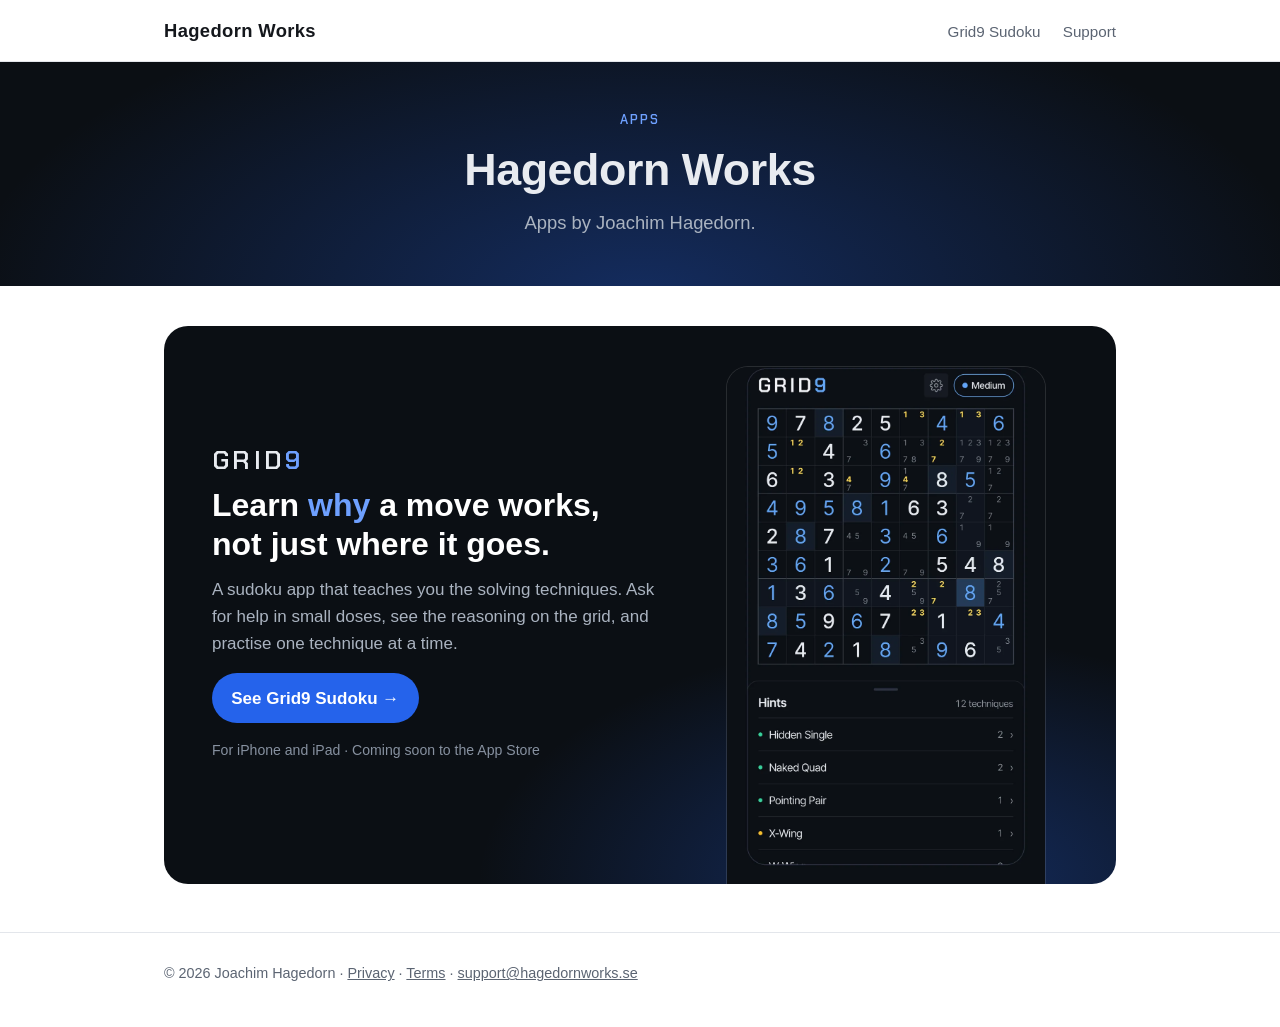
<file: index.html>
<!doctype html>
<html lang="en">
<head>
<meta charset="utf-8">
<meta name="viewport" content="width=device-width, initial-scale=1">
<title>Hagedorn Works</title>
<meta name="description" content="Apps by Joachim Hagedorn. Grid9 Sudoku: a sudoku app that teaches you the techniques, not just the grid.">
<link rel="stylesheet" href="assets/site.css">
</head>
<body class="marketing">
<header class="site">
  <div class="wrap">
    <a class="brand plain" href="./">Hagedorn Works</a>
    <nav class="site">
      <a href="grid9/">Grid9 Sudoku</a>
      <a href="grid9/support/">Support</a>
    </nav>
  </div>
</header>
<main>
<section class="dhero dband">
  <div class="wrap dwrap">
    <p class="dkicker">Apps</p>
    <h1>Hagedorn Works</h1>
    <p class="dlead">Apps by Joachim Hagedorn.</p>
  </div>
</section>
<div class="wrap dafter">
  <a class="dapp" href="grid9/">
    <div class="dapp-text">
      <p class="dwm" aria-label="Grid9">GRID<b>9</b></p>
      <h2>Learn <em>why</em> a move works, not just where it goes.</h2>
      <p>A sudoku app that teaches you the solving techniques. Ask for help in small doses, see the reasoning on the grid, and practise one technique at a time.</p>
      <p><span class="btn">See Grid9 Sudoku &rarr;</span></p>
      <p class="dfine">For iPhone and iPad &middot; Coming soon to the App Store</p>
    </div>
    <img class="dapp-img" src="assets/img/overview.webp" alt="Grid9 Sudoku showing the hint overview with the techniques that have a hit" loading="lazy">
  </a>
</div>
</main>
<footer class="site">
  <div class="wrap">
    <p>&copy; 2026 Joachim Hagedorn &middot; <a href="grid9/privacy/">Privacy</a> &middot; <a href="grid9/terms/">Terms</a> &middot; <a href="mailto:support@hagedornworks.se">support@hagedornworks.se</a></p>
  </div>
</footer>
</body>
</html>
</file>
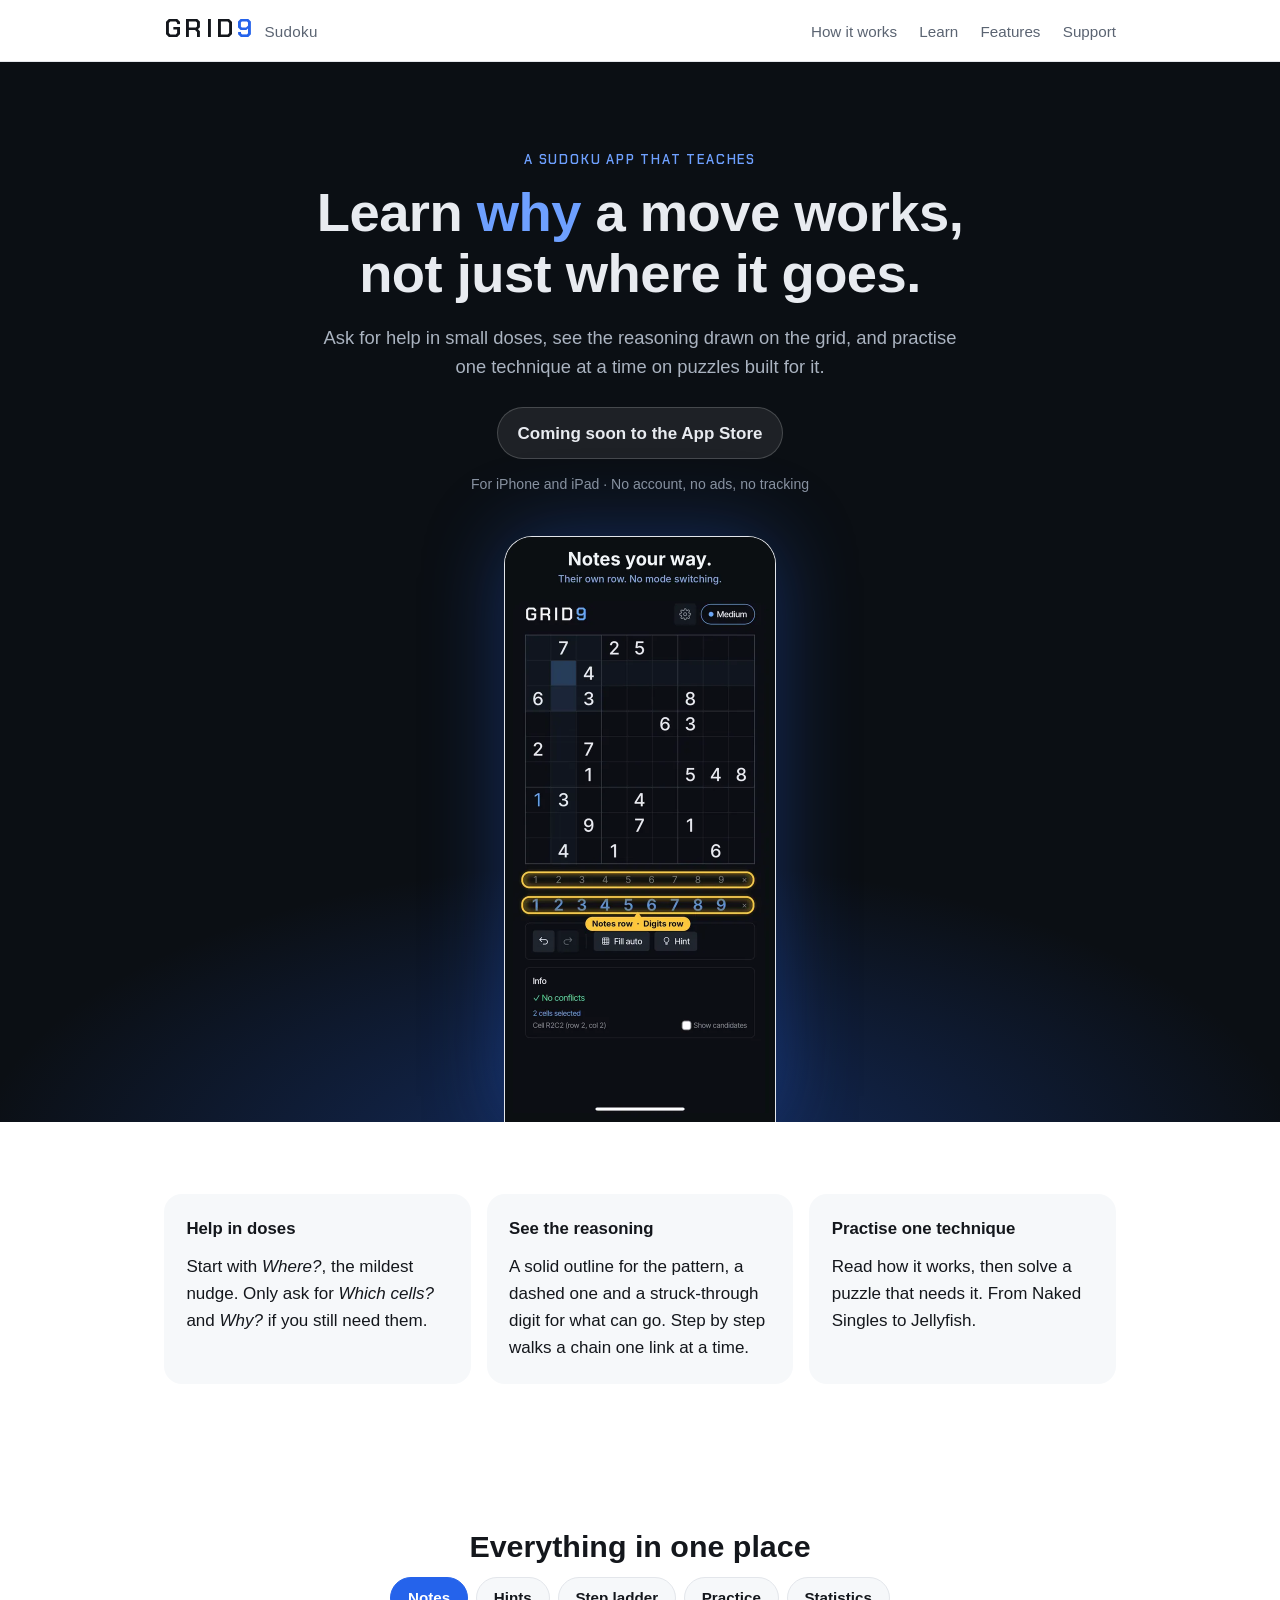
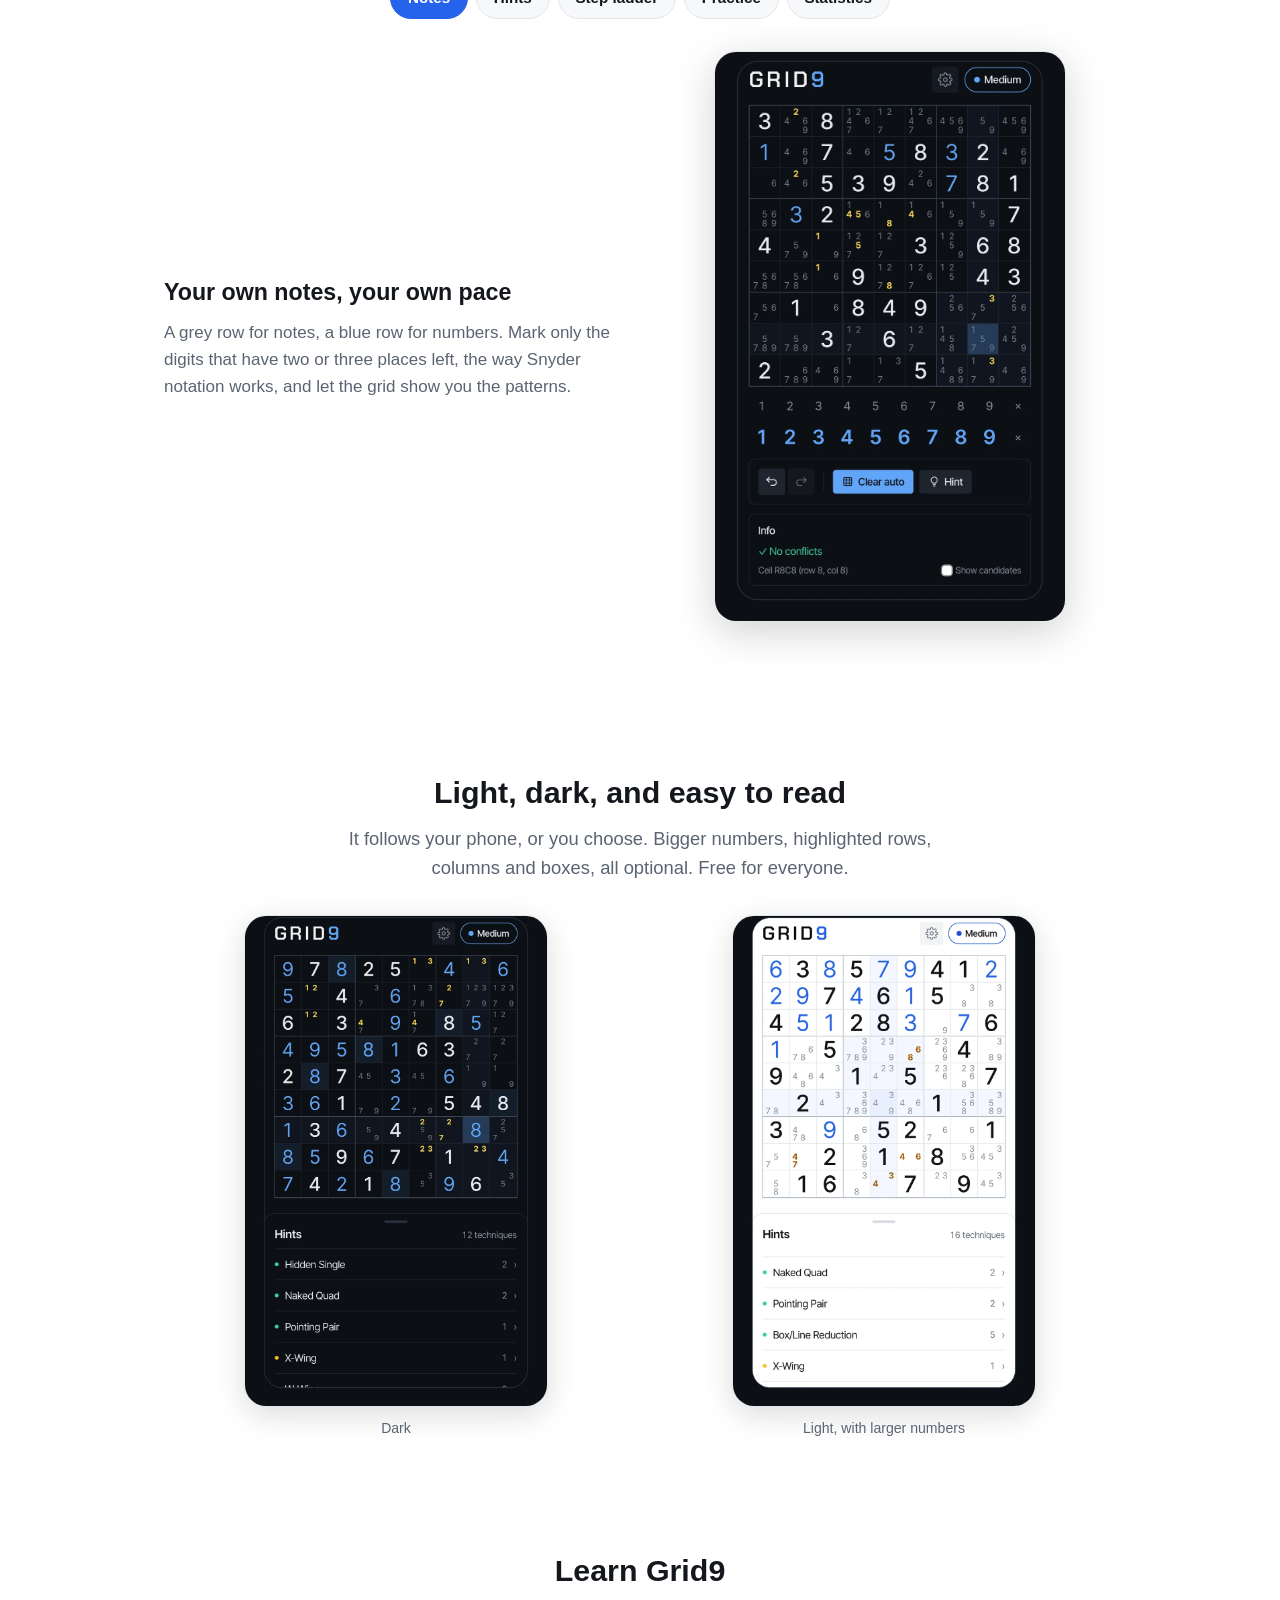
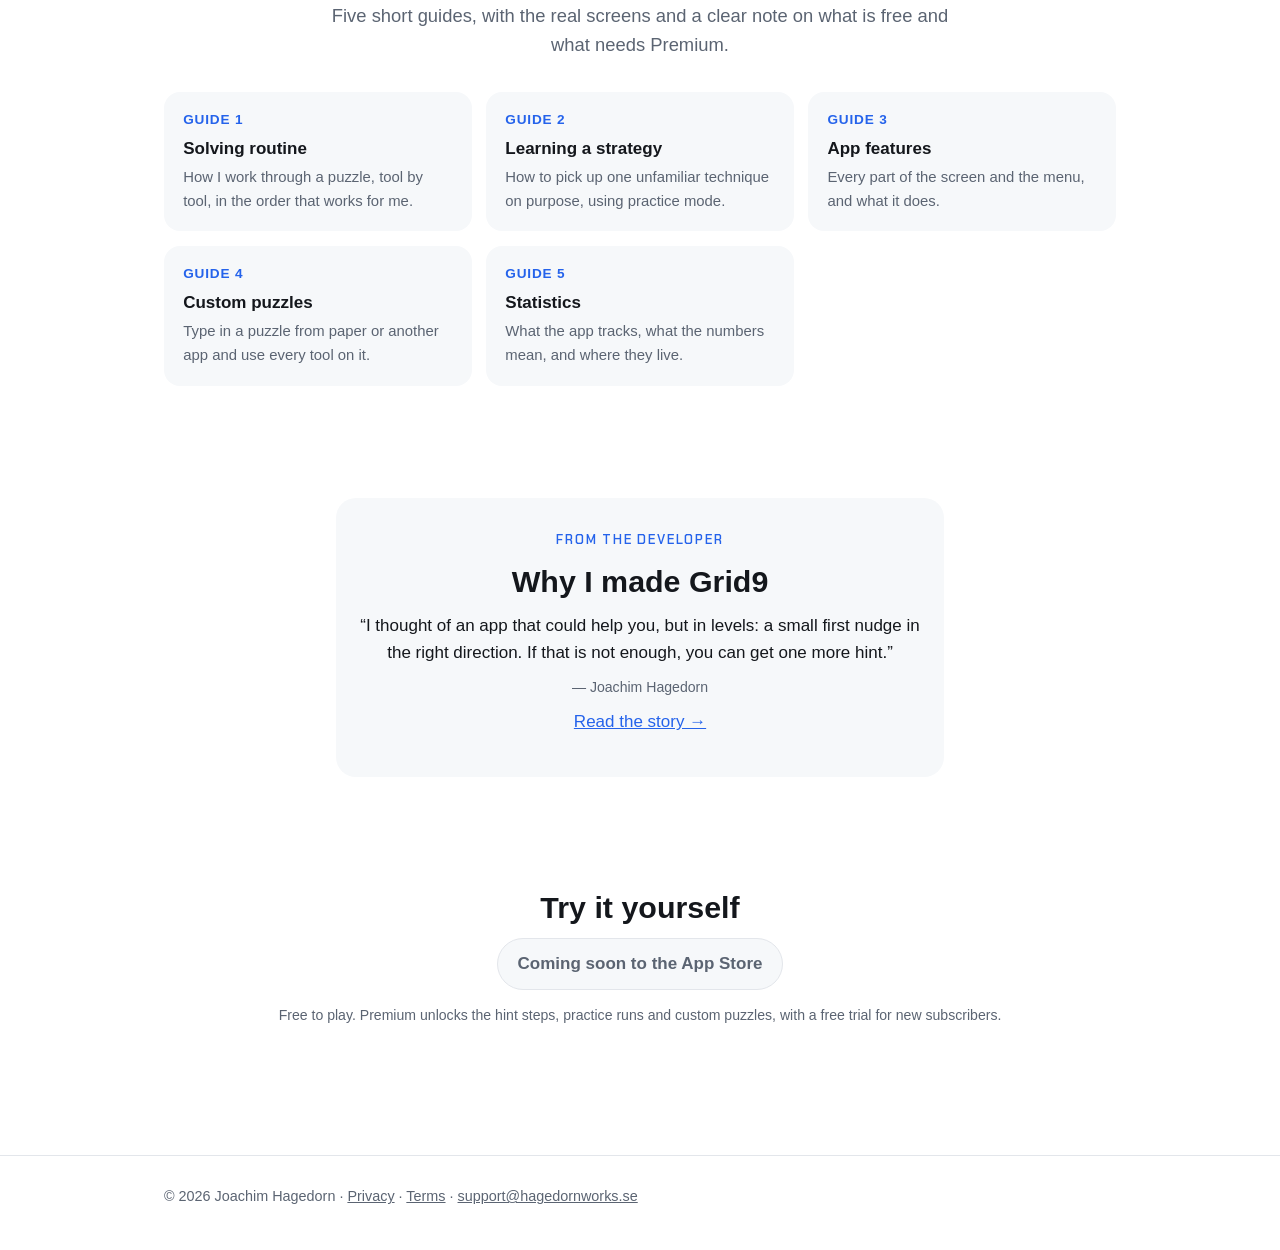
<file: grid9/index.html>
<!doctype html>
<html lang="en">
<head>
<meta charset="utf-8">
<meta name="viewport" content="width=device-width, initial-scale=1">
<title>Grid9 Sudoku — learn why a move works</title>
<meta name="description" content="A sudoku app that teaches you the solving techniques: help in small doses, reasoning drawn on the grid, and practice one technique at a time.">
<meta property="og:type" content="website">
<meta property="og:title" content="Grid9 Sudoku — learn why a move works">
<meta property="og:description" content="A sudoku app that teaches you the solving techniques: help in small doses, reasoning drawn on the grid, and practice one technique at a time.">
<link rel="stylesheet" href="../assets/site.css">
</head>
<body class="marketing">
<header class="site">
  <div class="wrap">
    <a class="brand" href="./" aria-label="Grid9 Sudoku, home"><span class="wm" aria-hidden="true">GRID<b>9</b></span><span class="brand-sub" aria-hidden="true">Sudoku</span></a>
    <nav class="site">
      <a href="./how-it-works/">How it works</a>
      <a href="./learn/">Learn</a>
      <a href="./features/">Features</a>
      <a href="./support/">Support</a>
    </nav>
  </div>
</header>
<main>

<section class="dhero">
  <div class="wrap dwrap">
    <p class="dkicker">A sudoku app that teaches</p>
    <h1>Learn <em>why</em> a move works,<br>not just where it goes.</h1>
    <p class="dlead">Ask for help in small doses, see the reasoning drawn on the grid, and practise one technique at a time on puzzles built for it.</p>
    <p class="dcta"><span class="btn disabled" aria-disabled="true">Coming soon to the App Store</span></p>
    <p class="dfine">For iPhone and iPad &middot; No account, no ads, no tracking</p>
    <div class="dhero-media"><figure class="shot"><video autoplay muted loop playsinline preload="metadata" poster="../assets/img/main-play.webp" aria-label="A hint walking through a technique on the sudoku grid"><source src="../assets/video/main-play.mp4" type="video/mp4"></video></figure></div>
  </div>
</section>

<section class="dsec">
  <div class="wrap dwrap">
    <div class="grid3 dcards">
      <div class="card"><h3>Help in doses</h3><p>Start with <em>Where?</em>, the mildest nudge. Only ask for <em>Which cells?</em> and <em>Why?</em> if you still need them.</p></div>
      <div class="card"><h3>See the reasoning</h3><p>A solid outline for the pattern, a dashed one and a struck-through digit for what can go. Step by step walks a chain one link at a time.</p></div>
      <div class="card"><h3>Practise one technique</h3><p>Read how it works, then solve a puzzle that needs it. From Naked Singles to Jellyfish.</p></div>
    </div>
  </div>
</section>

<section class="dsec dtabs" id="tour">
  <div class="wrap dwrap">
    <h2 class="dcenter">Everything in one place</h2>
    <div class="dpills" role="tablist" aria-label="Features"><button type="button" role="tab" id="tab-notes" aria-controls="panel-notes" aria-selected="true">Notes</button><button type="button" role="tab" id="tab-hints" aria-controls="panel-hints" aria-selected="false">Hints</button><button type="button" role="tab" id="tab-ladder" aria-controls="panel-ladder" aria-selected="false">Step ladder</button><button type="button" role="tab" id="tab-practice" aria-controls="panel-practice" aria-selected="false">Practice</button><button type="button" role="tab" id="tab-stats" aria-controls="panel-stats" aria-selected="false">Statistics</button></div>
    <div class="dpanels"><div class="dpanel" role="tabpanel" id="panel-notes" aria-labelledby="tab-notes">
  <div class="dpanel-text"><h3>Your own notes, your own pace</h3><p>A grey row for notes, a blue row for numbers. Mark only the digits that have two or three places left, the way Snyder notation works, and let the grid show you the patterns.</p></div>
  <a class="zoom" href="../assets/img/cands-full.webp" target="_blank" rel="noopener"><img class="dphone" src="../assets/img/cands.webp" alt="Your own notes, your own pace" loading="lazy"></a>
</div><div class="dpanel" role="tabpanel" id="panel-hints" aria-labelledby="tab-hints" data-later>
  <div class="dpanel-text"><h3>Know what to look for</h3><p>Tap Hint and the panel lists every technique that has a hit right now, with a count. It answers “what can I do here?” without giving the move away.</p></div>
  <a class="zoom" href="../assets/img/overview-full.webp" target="_blank" rel="noopener"><img class="dphone" src="../assets/img/overview.webp" alt="Know what to look for" loading="lazy"></a>
</div><div class="dpanel" role="tabpanel" id="panel-ladder" aria-labelledby="tab-ladder" data-later>
  <div class="dpanel-text"><h3>Help in doses</h3><p>Where? Which cells? Why? Apply. Take only as much help as you need, and see the reasoning drawn on the grid.</p></div>
  <a class="zoom" href="../assets/img/ladder-full.webp" target="_blank" rel="noopener"><img class="dphone" src="../assets/img/ladder.webp" alt="Help in doses" loading="lazy"></a>
</div><div class="dpanel" role="tabpanel" id="panel-practice" aria-labelledby="tab-practice" data-later>
  <div class="dpanel-text"><h3>One technique at a time</h3><p>Pick a technique, read how it works, then solve a puzzle that actually needs it. Two dozen techniques, from Naked Singles to Jellyfish.</p></div>
  <a class="zoom" href="../assets/img/practice-picker-full.webp" target="_blank" rel="noopener"><img class="dphone" src="../assets/img/practice-picker.webp" alt="One technique at a time" loading="lazy"></a>
</div><div class="dpanel" role="tabpanel" id="panel-stats" aria-labelledby="tab-stats" data-later>
  <div class="dpanel-text"><h3>See what you really know</h3><p>For every technique: how often you found it yourself, peeked at it, or took it from a hint. Stored on your device only.</p></div>
  <a class="zoom" href="../assets/img/stats-full.webp" target="_blank" rel="noopener"><img class="dphone" src="../assets/img/stats.webp" alt="See what you really know" loading="lazy"></a>
</div></div>
  </div>
</section>

<section class="dsec">
  <div class="wrap dwrap">
    <h2 class="dcenter">Light, dark, and easy to read</h2>
    <p class="dlead dcenter">It follows your phone, or you choose. Bigger numbers, highlighted rows, columns and boxes, all optional. Free for everyone.</p>
    <div class="dpair">
      <figure><img src="../assets/img/overview.webp" alt="Grid9 in the dark theme" loading="lazy"><figcaption>Dark</figcaption></figure>
      <figure><img src="../assets/img/larger.webp" alt="Grid9 in the light theme with larger numbers" loading="lazy"><figcaption>Light, with larger numbers</figcaption></figure>
    </div>
  </div>
</section>

<section class="dsec">
  <div class="wrap dwrap">
    <h2 class="dcenter">Learn Grid9</h2>
    <p class="dlead dcenter">Five short guides, with the real screens and a clear note on what is free and what needs Premium.</p>
    <div class="dguides"><a class="dguide" href="learn/solving-routine/"><span class="step-n">Guide 1</span><strong>Solving routine</strong><span>How I work through a puzzle, tool by tool, in the order that works for me.</span></a><a class="dguide" href="learn/learning-a-strategy/"><span class="step-n">Guide 2</span><strong>Learning a strategy</strong><span>How to pick up one unfamiliar technique on purpose, using practice mode.</span></a><a class="dguide" href="learn/app-features/"><span class="step-n">Guide 3</span><strong>App features</strong><span>Every part of the screen and the menu, and what it does.</span></a><a class="dguide" href="learn/custom-puzzles/"><span class="step-n">Guide 4</span><strong>Custom puzzles</strong><span>Type in a puzzle from paper or another app and use every tool on it.</span></a><a class="dguide" href="learn/statistics/"><span class="step-n">Guide 5</span><strong>Statistics</strong><span>What the app tracks, what the numbers mean, and where they live.</span></a></div>
  </div>
</section>

<section class="dsec">
  <div class="wrap dwrap">
    <div class="dstory">
      <p class="dkicker">From the developer</p>
      <h2>Why I made Grid9</h2>
      <p>&ldquo;I thought of an app that could help you, but in levels: a small first nudge in the right direction. If that is not enough, you can get one more hint.&rdquo;</p>
      <p class="fine">&mdash; Joachim Hagedorn</p>
      <p><a href="why/">Read the story &rarr;</a></p>
    </div>
  </div>
</section>

<section class="dsec dfinal">
  <div class="wrap dwrap">
    <h2>Try it yourself</h2>
    <p><span class="btn disabled" aria-disabled="true">Coming soon to the App Store</span></p>
    <p class="dfine">Free to play. Premium unlocks the hint steps, practice runs and custom puzzles, with a free trial for new subscribers.</p>
  </div>
</section>

<script>
(function () {
  var tabs = document.querySelectorAll('.dpills [role=tab]');
  var panels = document.querySelectorAll('.dpanel');
  if (!tabs.length) return;
  document.documentElement.classList.add('js');
  function show(i) {
    tabs.forEach(function (t, j) { t.setAttribute('aria-selected', j === i ? 'true' : 'false'); });
    panels.forEach(function (p, j) { p.hidden = j !== i; });
  }
  tabs.forEach(function (t, i) { t.addEventListener('click', function () { show(i); }); });
  show(0);
})();
</script>

</main>
<footer class="site">
  <div class="wrap">
    <p>&copy; 2026 Joachim Hagedorn &middot; <a href="./privacy/">Privacy</a> &middot; <a href="./terms/">Terms</a> &middot; <a href="mailto:support@hagedornworks.se">support@hagedornworks.se</a></p>
  </div>
</footer>
</body>
</html>
</file>
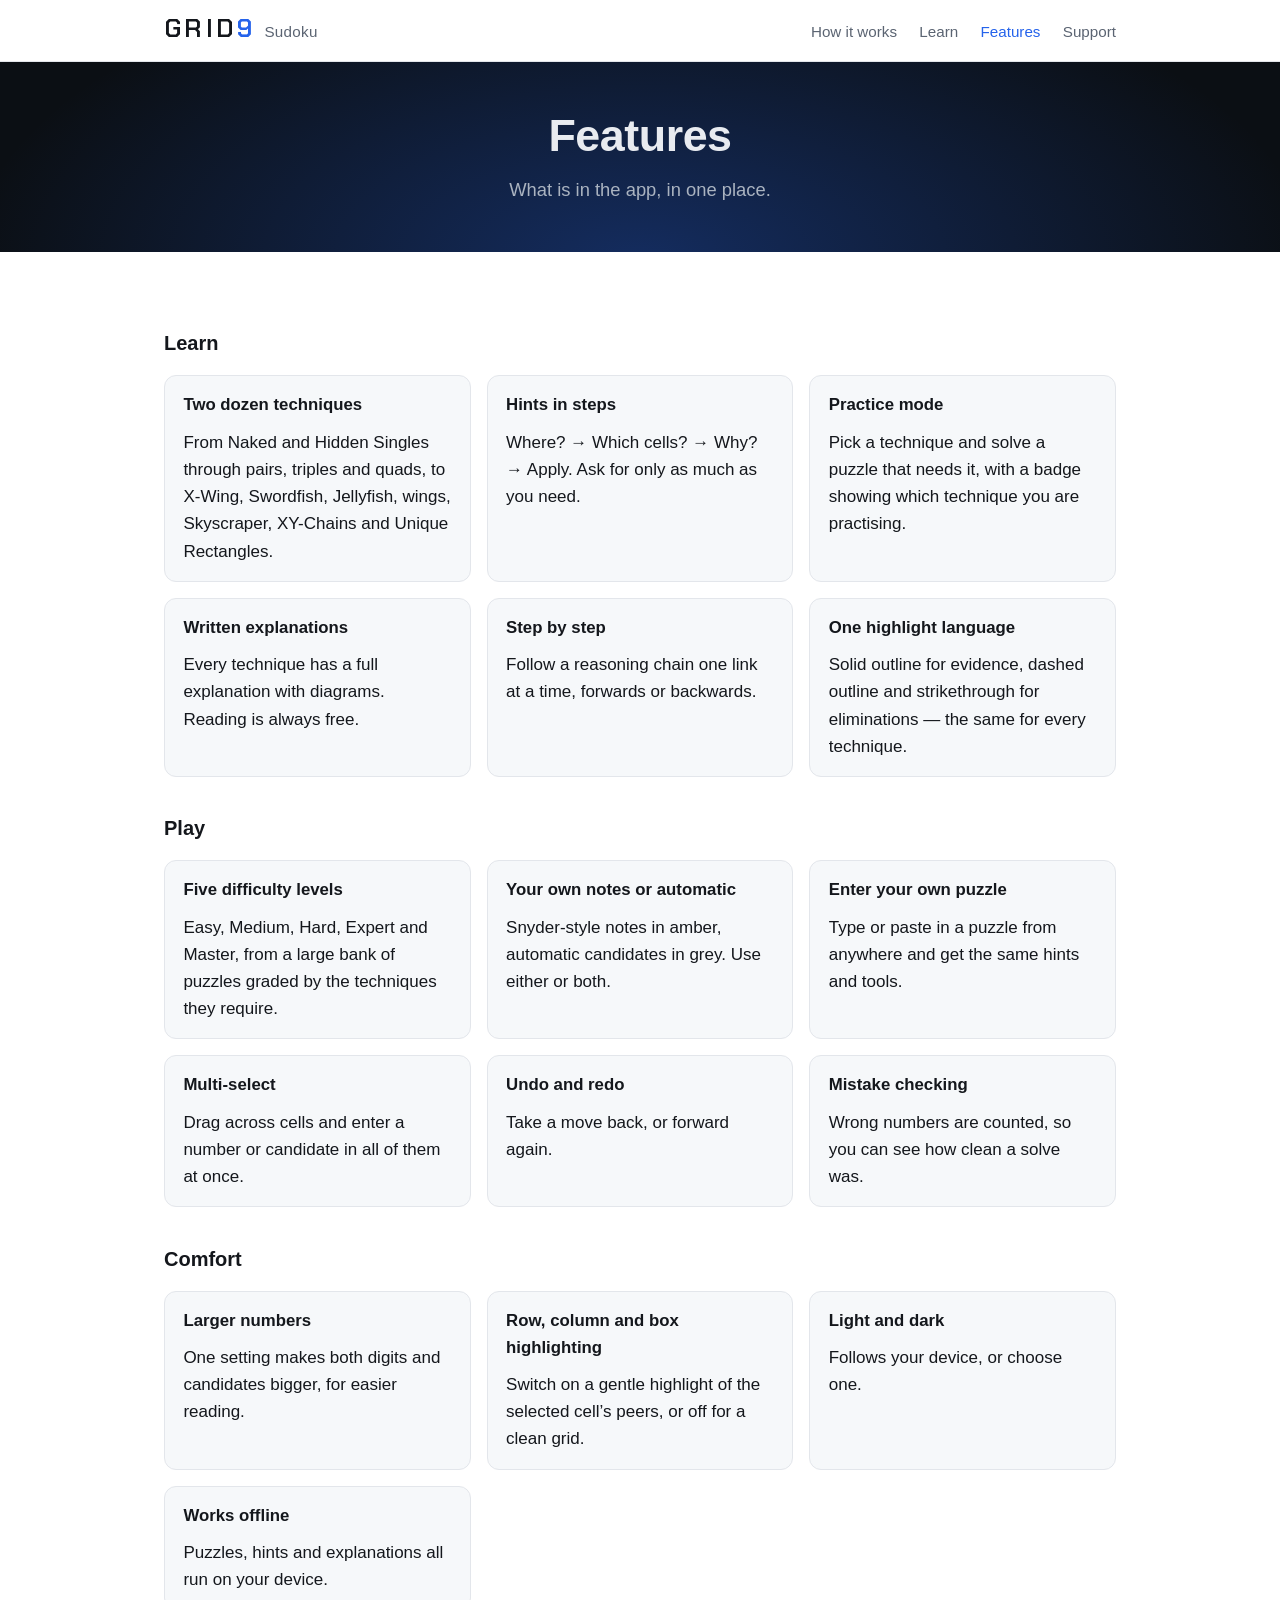
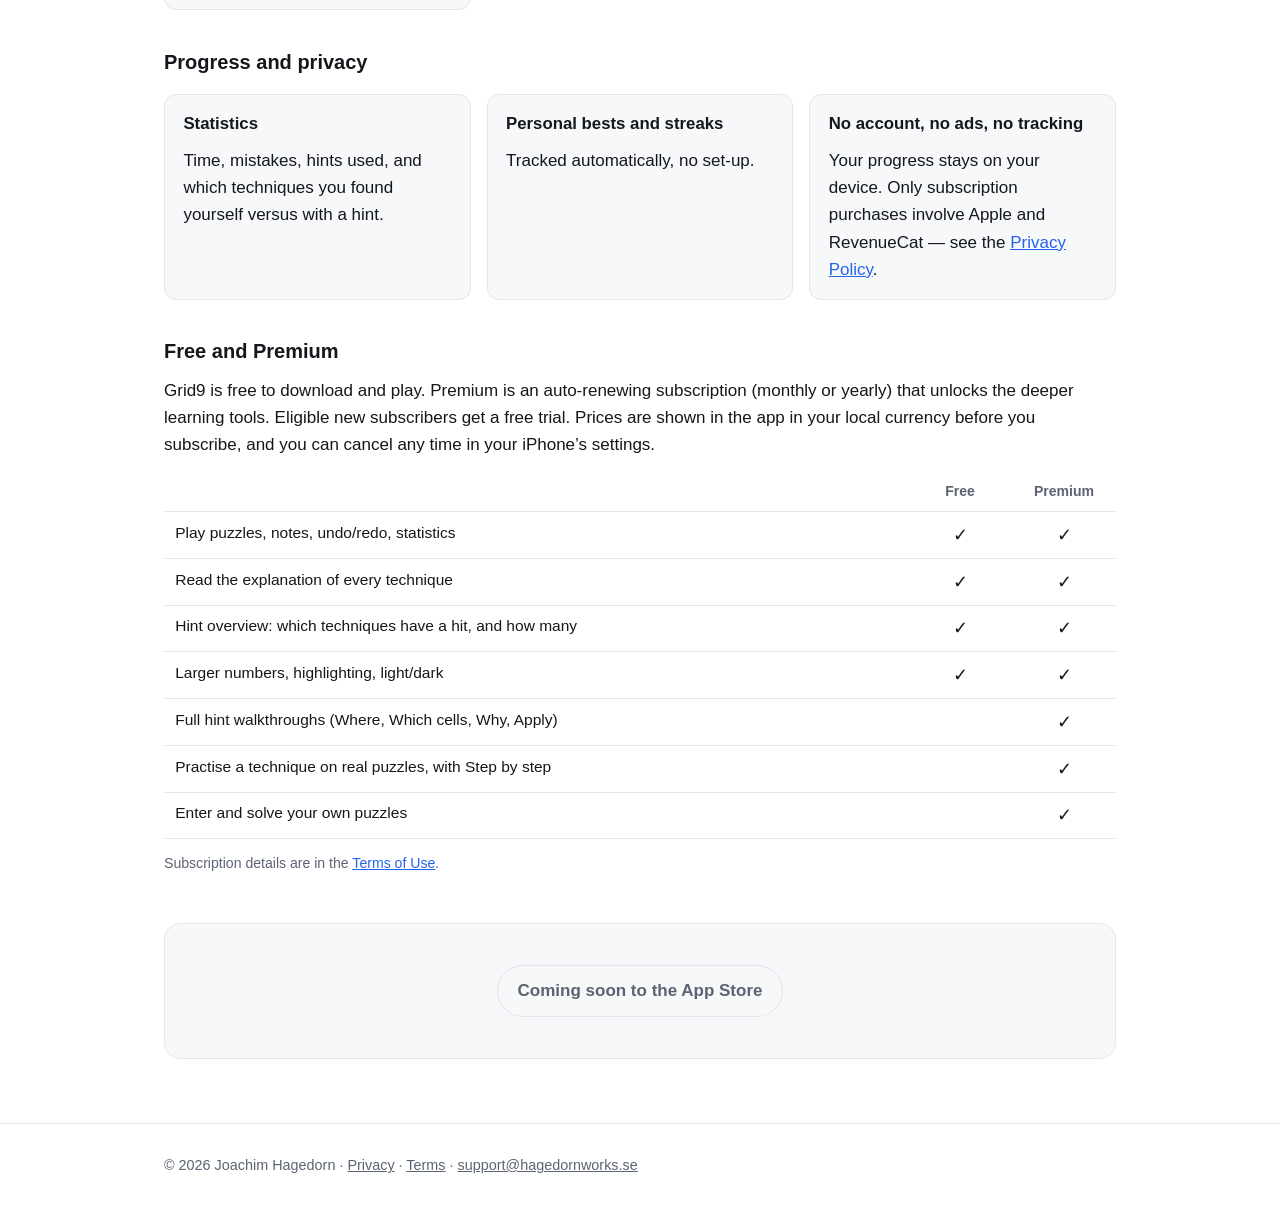
<file: grid9/features/index.html>
<!doctype html>
<html lang="en">
<head>
<meta charset="utf-8">
<meta name="viewport" content="width=device-width, initial-scale=1">
<title>Features — Grid9 Sudoku</title>
<meta name="description" content="Everything in Grid9 Sudoku: two dozen techniques, step-by-step hints, practice mode, larger numbers, themes, statistics, and what is free versus Premium.">
<meta property="og:type" content="website">
<meta property="og:title" content="Features — Grid9 Sudoku">
<meta property="og:description" content="Everything in Grid9 Sudoku: two dozen techniques, step-by-step hints, practice mode, larger numbers, themes, statistics, and what is free versus Premium.">
<link rel="stylesheet" href="../../assets/site.css">
</head>
<body class="marketing">
<header class="site">
  <div class="wrap">
    <a class="brand" href="../" aria-label="Grid9 Sudoku, home"><span class="wm" aria-hidden="true">GRID<b>9</b></span><span class="brand-sub" aria-hidden="true">Sudoku</span></a>
    <nav class="site">
      <a href="../how-it-works/">How it works</a>
      <a href="../learn/">Learn</a>
      <a href="../features/" aria-current="page">Features</a>
      <a href="../support/">Support</a>
    </nav>
  </div>
</header>
<main>
<section class="dhero dband"><div class="wrap dwrap"><h1>Features</h1><p class="dlead">What is in the app, in one place.</p></div></section>
<div class="wrap dafter">
<h2>Learn</h2>
<div class="grid3">
<div class="card"><h3>Two dozen techniques</h3><p>From Naked and Hidden Singles through pairs, triples and quads, to X-Wing, Swordfish, Jellyfish, wings, Skyscraper, XY-Chains and Unique Rectangles.</p></div>
<div class="card"><h3>Hints in steps</h3><p>Where? &rarr; Which cells? &rarr; Why? &rarr; Apply. Ask for only as much as you need.</p></div>
<div class="card"><h3>Practice mode</h3><p>Pick a technique and solve a puzzle that needs it, with a badge showing which technique you are practising.</p></div>
<div class="card"><h3>Written explanations</h3><p>Every technique has a full explanation with diagrams. Reading is always free.</p></div>
<div class="card"><h3>Step by step</h3><p>Follow a reasoning chain one link at a time, forwards or backwards.</p></div>
<div class="card"><h3>One highlight language</h3><p>Solid outline for evidence, dashed outline and strikethrough for eliminations &mdash; the same for every technique.</p></div>
</div>
<h2>Play</h2>
<div class="grid3">
<div class="card"><h3>Five difficulty levels</h3><p>Easy, Medium, Hard, Expert and Master, from a large bank of puzzles graded by the techniques they require.</p></div>
<div class="card"><h3>Your own notes or automatic</h3><p>Snyder-style notes in amber, automatic candidates in grey. Use either or both.</p></div>
<div class="card"><h3>Enter your own puzzle</h3><p>Type or paste in a puzzle from anywhere and get the same hints and tools.</p></div>
<div class="card"><h3>Multi-select</h3><p>Drag across cells and enter a number or candidate in all of them at once.</p></div>
<div class="card"><h3>Undo and redo</h3><p>Take a move back, or forward again.</p></div>
<div class="card"><h3>Mistake checking</h3><p>Wrong numbers are counted, so you can see how clean a solve was.</p></div>
</div>
<h2>Comfort</h2>
<div class="grid3">
<div class="card"><h3>Larger numbers</h3><p>One setting makes both digits and candidates bigger, for easier reading.</p></div>
<div class="card"><h3>Row, column and box highlighting</h3><p>Switch on a gentle highlight of the selected cell&rsquo;s peers, or off for a clean grid.</p></div>
<div class="card"><h3>Light and dark</h3><p>Follows your device, or choose one.</p></div>
<div class="card"><h3>Works offline</h3><p>Puzzles, hints and explanations all run on your device.</p></div>
</div>
<h2>Progress and privacy</h2>
<div class="grid3">
<div class="card"><h3>Statistics</h3><p>Time, mistakes, hints used, and which techniques you found yourself versus with a hint.</p></div>
<div class="card"><h3>Personal bests and streaks</h3><p>Tracked automatically, no set-up.</p></div>
<div class="card"><h3>No account, no ads, no tracking</h3><p>Your progress stays on your device. Only subscription purchases involve Apple and RevenueCat &mdash; see the <a href="../privacy/">Privacy Policy</a>.</p></div>
</div>

<h2 id="free-vs-premium">Free and Premium</h2>
<p>Grid9 is free to download and play. Premium is an auto-renewing subscription (monthly or yearly) that unlocks the deeper learning tools. Eligible new subscribers get a free trial. Prices are shown in the app in your local currency before you subscribe, and you can cancel any time in your iPhone&rsquo;s settings.</p>
<table class="compare">
<thead><tr><th></th><th>Free</th><th>Premium</th></tr></thead>
<tbody>
<tr><th scope="row">Play puzzles, notes, undo/redo, statistics</th><td>&#10003;</td><td>&#10003;</td></tr>
<tr><th scope="row">Read the explanation of every technique</th><td>&#10003;</td><td>&#10003;</td></tr>
<tr><th scope="row">Hint overview: which techniques have a hit, and how many</th><td>&#10003;</td><td>&#10003;</td></tr>
<tr><th scope="row">Larger numbers, highlighting, light/dark</th><td>&#10003;</td><td>&#10003;</td></tr>
<tr><th scope="row">Full hint walkthroughs (Where, Which cells, Why, Apply)</th><td></td><td>&#10003;</td></tr>
<tr><th scope="row">Practise a technique on real puzzles, with Step by step</th><td></td><td>&#10003;</td></tr>
<tr><th scope="row">Enter and solve your own puzzles</th><td></td><td>&#10003;</td></tr>
</tbody>
</table>
<p class="fine">Subscription details are in the <a href="../terms/">Terms of Use</a>.</p>
<section class="cta">
  <p><span class="btn disabled" aria-disabled="true">Coming soon to the App Store</span></p>
</section>
</div>
</main>
<footer class="site">
  <div class="wrap">
    <p>&copy; 2026 Joachim Hagedorn &middot; <a href="../privacy/">Privacy</a> &middot; <a href="../terms/">Terms</a> &middot; <a href="mailto:support@hagedornworks.se">support@hagedornworks.se</a></p>
  </div>
</footer>
</body>
</html>
</file>
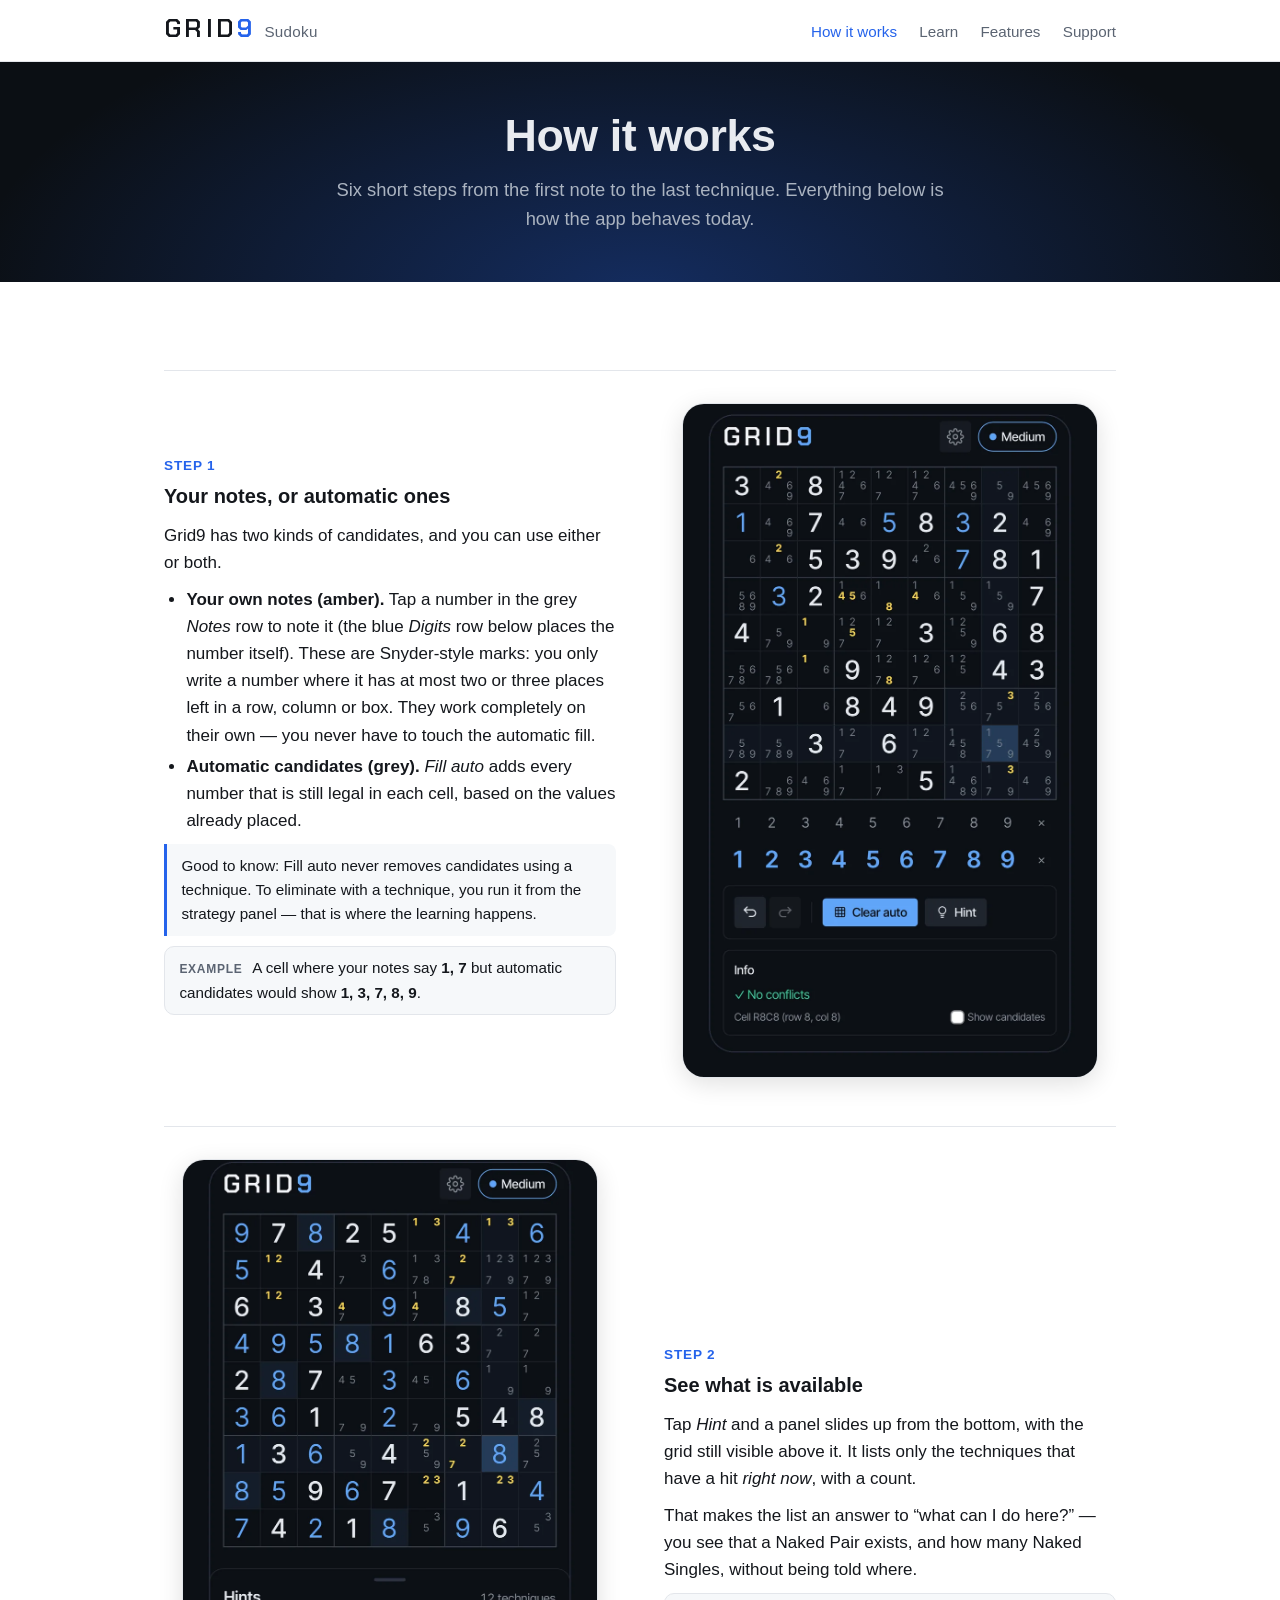
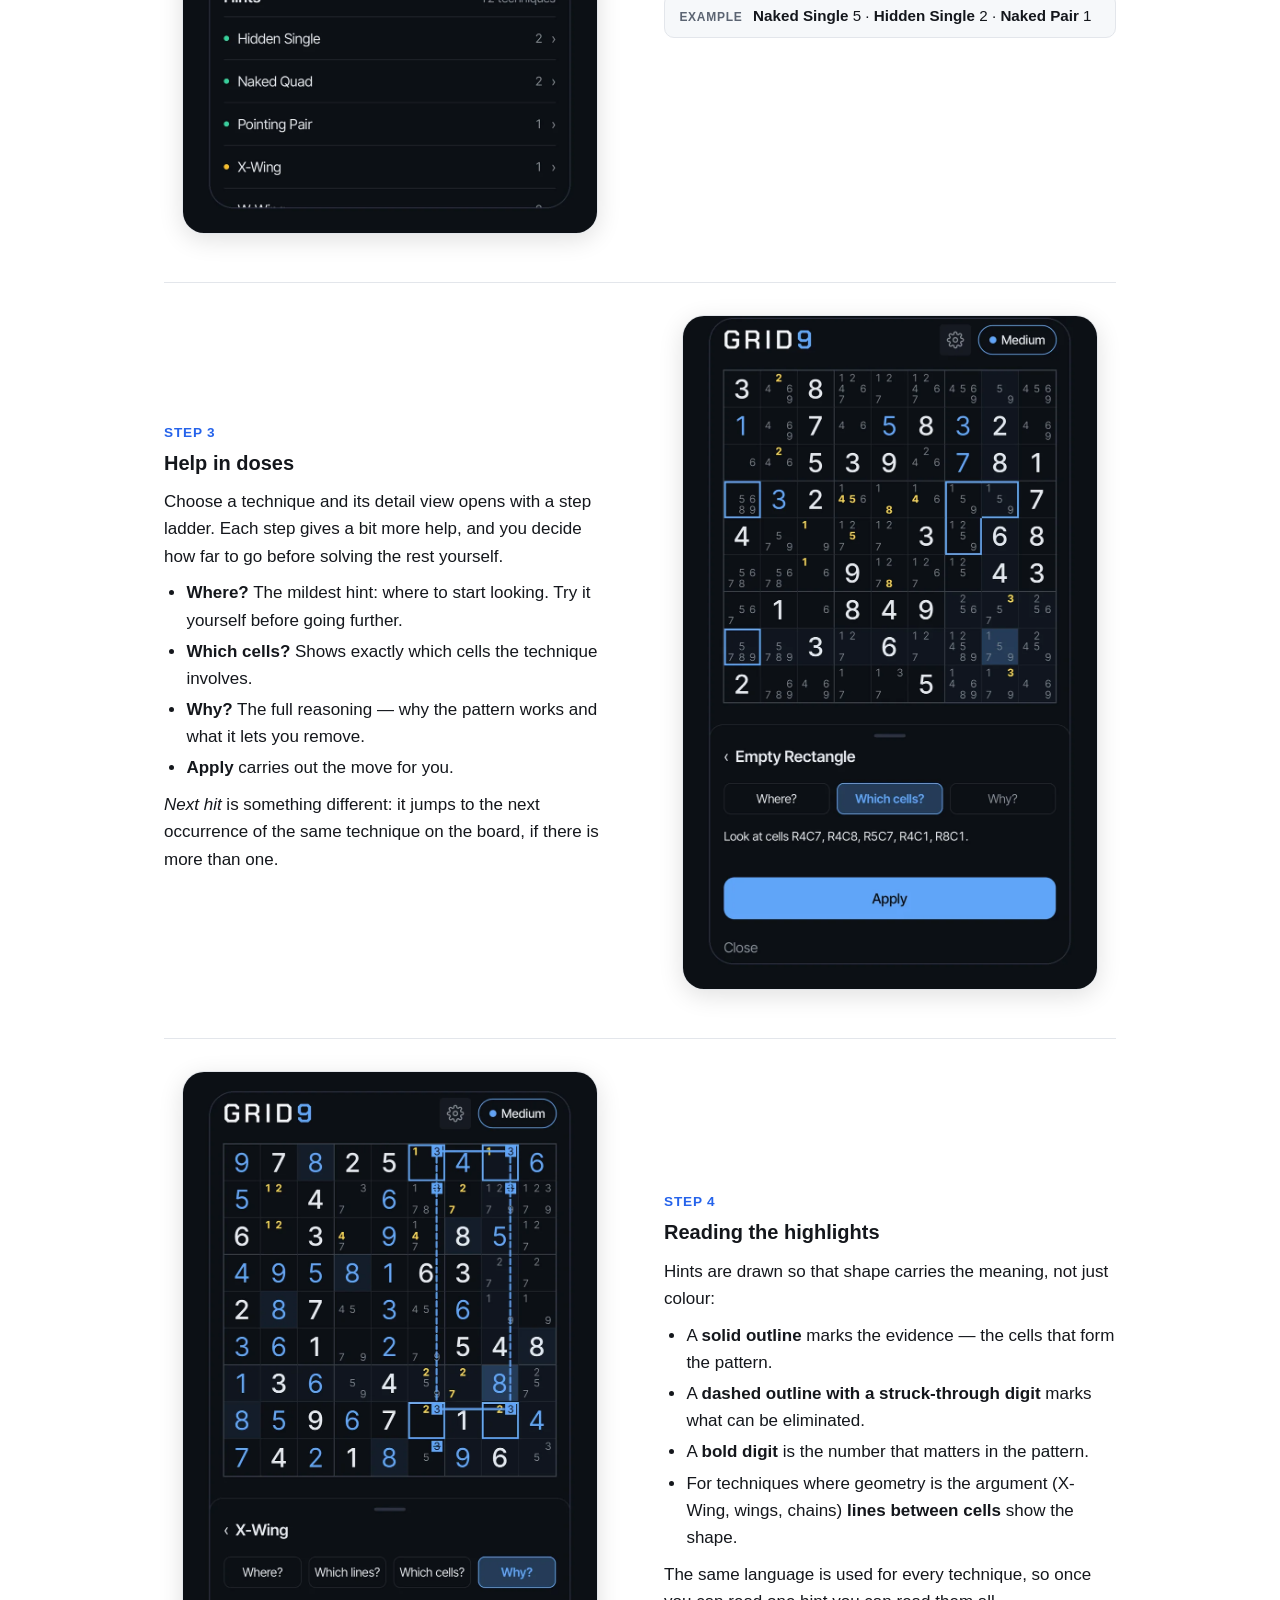
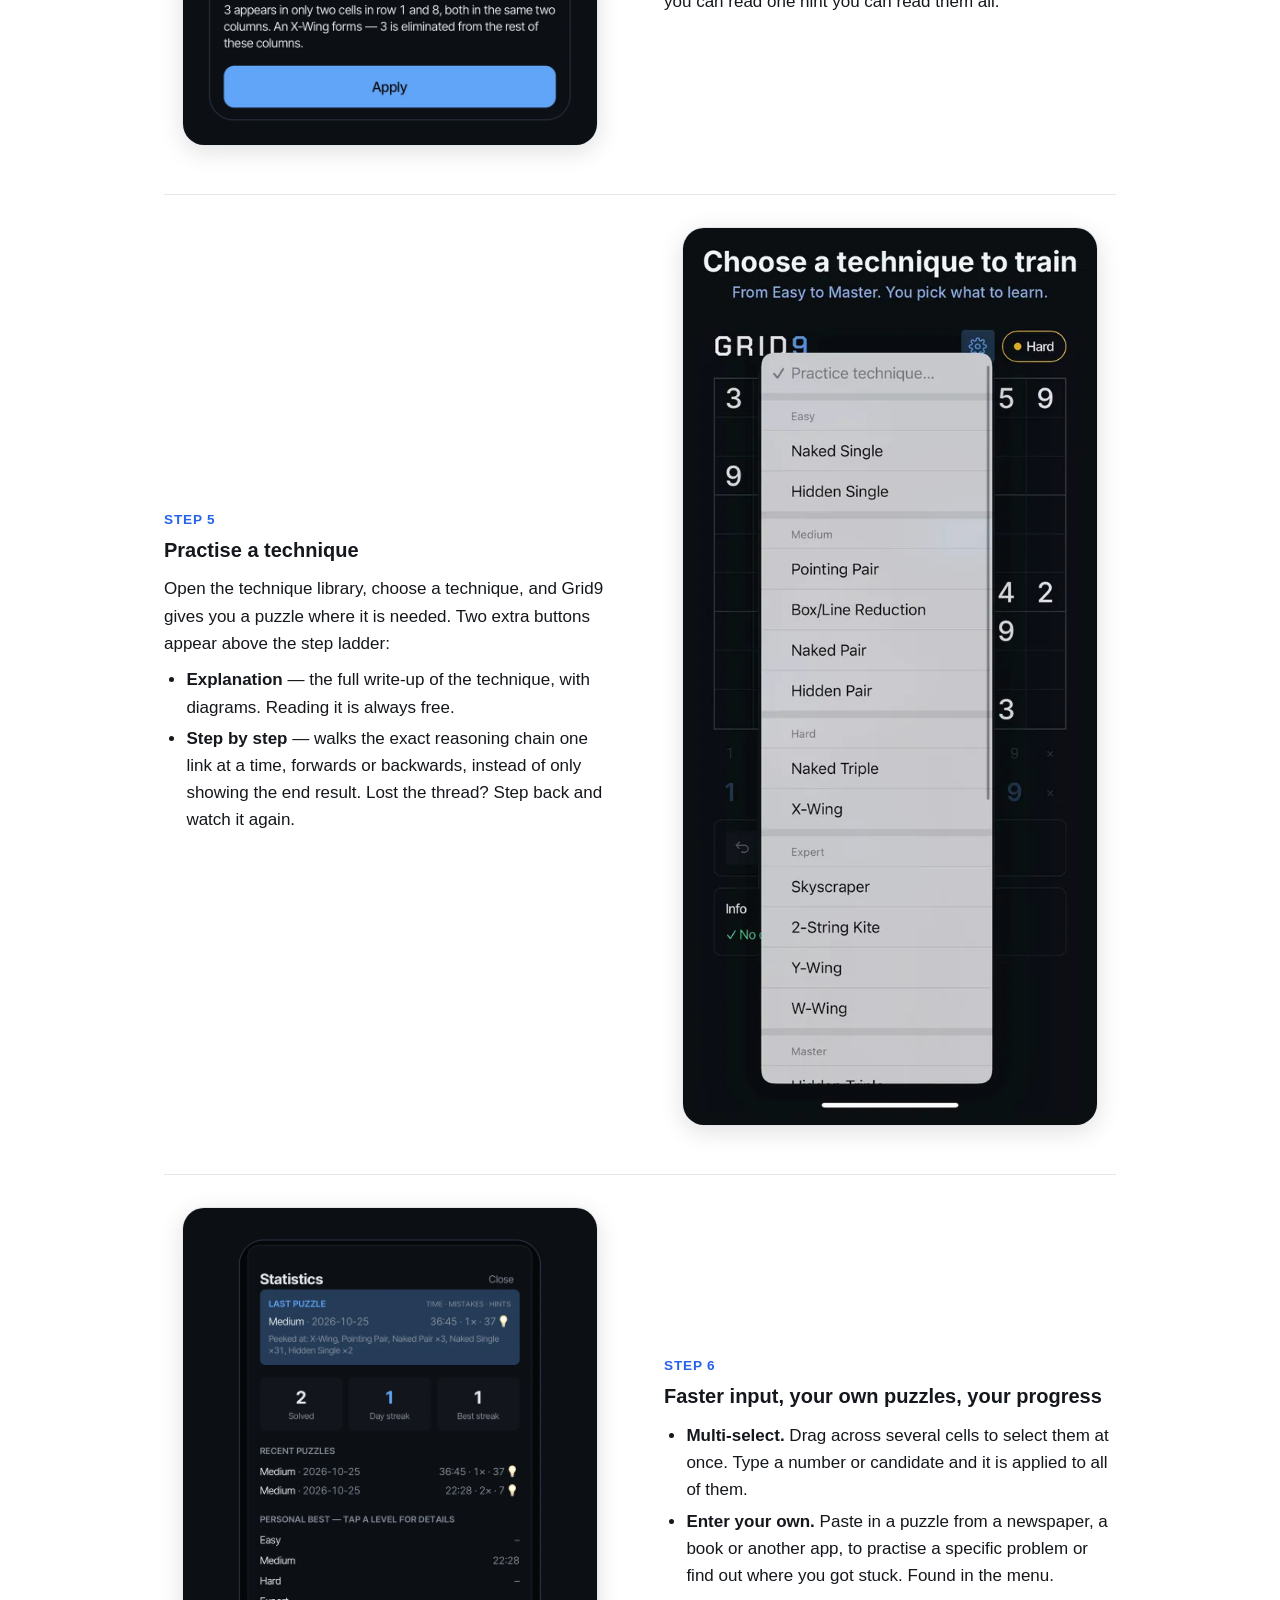
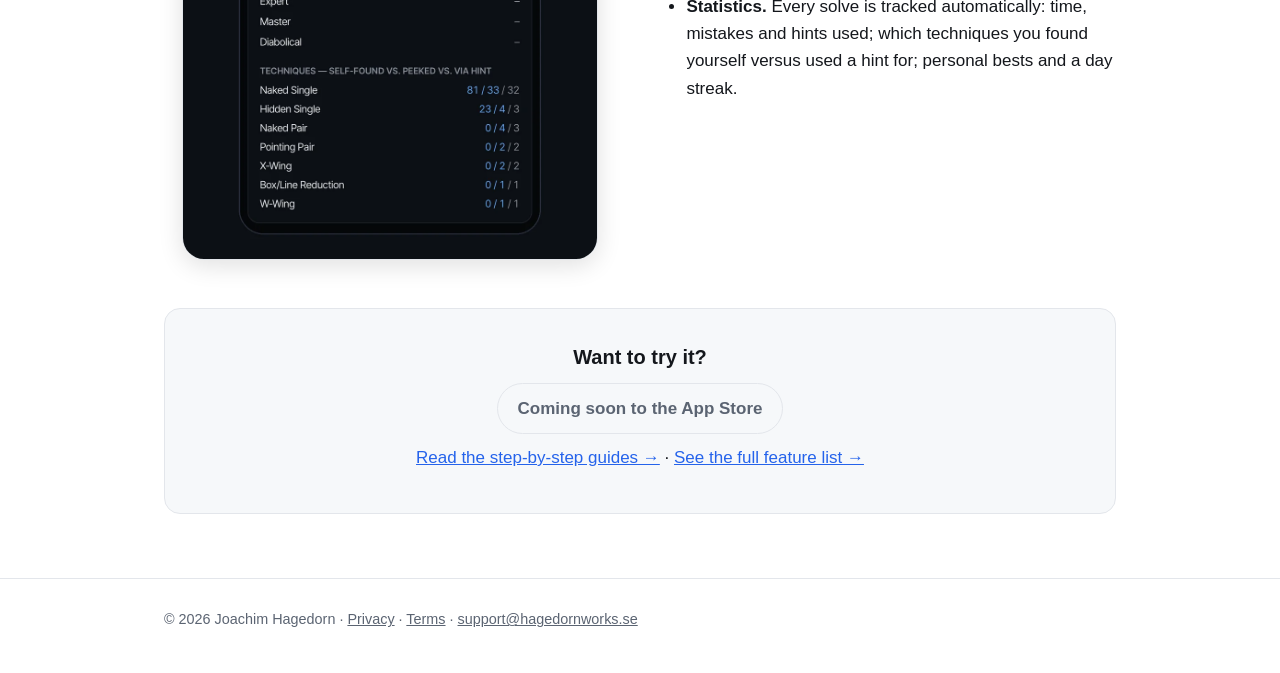
<file: grid9/how-it-works/index.html>
<!doctype html>
<html lang="en">
<head>
<meta charset="utf-8">
<meta name="viewport" content="width=device-width, initial-scale=1">
<title>How it works — Grid9 Sudoku</title>
<meta name="description" content="How Grid9 teaches sudoku techniques: notes, the strategy panel, hints in doses, highlights, practice mode and statistics.">
<meta property="og:type" content="website">
<meta property="og:title" content="How it works — Grid9 Sudoku">
<meta property="og:description" content="How Grid9 teaches sudoku techniques: notes, the strategy panel, hints in doses, highlights, practice mode and statistics.">
<link rel="stylesheet" href="../../assets/site.css">
</head>
<body class="marketing">
<header class="site">
  <div class="wrap">
    <a class="brand" href="../" aria-label="Grid9 Sudoku, home"><span class="wm" aria-hidden="true">GRID<b>9</b></span><span class="brand-sub" aria-hidden="true">Sudoku</span></a>
    <nav class="site">
      <a href="../how-it-works/" aria-current="page">How it works</a>
      <a href="../learn/">Learn</a>
      <a href="../features/">Features</a>
      <a href="../support/">Support</a>
    </nav>
  </div>
</header>
<main>
<section class="dhero dband"><div class="wrap dwrap"><h1>How it works</h1><p class="dlead">Six short steps from the first note to the last technique. Everything below is how the app behaves today.</p></div></section>
<div class="wrap dafter">
<section class="step">
  <div class="step-text">
    <p class="step-n">Step 1</p>
    <h2>Your notes, or automatic ones</h2>
    
<p>Grid9 has two kinds of candidates, and you can use either or both.</p>
<ul>
<li><strong>Your own notes (amber).</strong> Tap a number in the grey <em>Notes</em> row to note it (the blue <em>Digits</em> row below places the number itself). These are Snyder-style marks: you only write a number where it has at most two or three places left in a row, column or box. They work completely on their own &mdash; you never have to touch the automatic fill.</li>
<li><strong>Automatic candidates (grey).</strong> <em>Fill auto</em> adds every number that is still legal in each cell, based on the values already placed.</li>
</ul>
<p class="note">Good to know: Fill auto never removes candidates using a technique. To eliminate with a technique, you run it from the strategy panel &mdash; that is where the learning happens.</p>

    <p class="example"><span>Example</span> A cell where your notes say <b>1, 7</b> but automatic candidates would show <b>1, 3, 7, 8, 9</b>.</p>
  </div>
  <figure class="shot"><a class="zoom" href="../../assets/img/cands-full.webp" target="_blank" rel="noopener" title="Click to enlarge"><img src="../../assets/img/cands.webp" alt="A cell showing amber Snyder notes next to a cell showing grey automatic candidates" loading="lazy"></a></figure>
</section>

<section class="step">
  <div class="step-text">
    <p class="step-n">Step 2</p>
    <h2>See what is available</h2>
    
<p>Tap <em>Hint</em> and a panel slides up from the bottom, with the grid still visible above it. It lists only the techniques that have a hit <em>right now</em>, with a count.</p>
<p>That makes the list an answer to &ldquo;what can I do here?&rdquo; &mdash; you see that a Naked Pair exists, and how many Naked Singles, without being told where.</p>

    <p class="example"><span>Example</span> <b>Naked Single</b> 5 &middot; <b>Hidden Single</b> 2 &middot; <b>Naked Pair</b> 1</p>
  </div>
  <figure class="shot"><a class="zoom" href="../../assets/img/overview-full.webp" target="_blank" rel="noopener" title="Click to enlarge"><img src="../../assets/img/overview.webp" alt="The strategy panel listing Naked Single 5, Hidden Single 2, Naked Pair 1" loading="lazy"></a></figure>
</section>

<section class="step">
  <div class="step-text">
    <p class="step-n">Step 3</p>
    <h2>Help in doses</h2>
    
<p>Choose a technique and its detail view opens with a step ladder. Each step gives a bit more help, and you decide how far to go before solving the rest yourself.</p>
<ul>
<li><strong>Where?</strong> The mildest hint: where to start looking. Try it yourself before going further.</li>
<li><strong>Which cells?</strong> Shows exactly which cells the technique involves.</li>
<li><strong>Why?</strong> The full reasoning &mdash; why the pattern works and what it lets you remove.</li>
<li><strong>Apply</strong> carries out the move for you.</li>
</ul>
<p><em>Next hit</em> is something different: it jumps to the next occurrence of the same technique on the board, if there is more than one.</p>

    
  </div>
  <figure class="shot"><a class="zoom" href="../../assets/img/ladder-full.webp" target="_blank" rel="noopener" title="Click to enlarge"><img src="../../assets/img/ladder.webp" alt="The step ladder with Where?, Which cells?, Why? and an Apply button" loading="lazy"></a></figure>
</section>

<section class="step">
  <div class="step-text">
    <p class="step-n">Step 4</p>
    <h2>Reading the highlights</h2>
    
<p>Hints are drawn so that shape carries the meaning, not just colour:</p>
<ul>
<li>A <strong>solid outline</strong> marks the evidence &mdash; the cells that form the pattern.</li>
<li>A <strong>dashed outline with a struck-through digit</strong> marks what can be eliminated.</li>
<li>A <strong>bold digit</strong> is the number that matters in the pattern.</li>
<li>For techniques where geometry is the argument (X-Wing, wings, chains) <strong>lines between cells</strong> show the shape.</li>
</ul>
<p>The same language is used for every technique, so once you can read one hint you can read them all.</p>

    
  </div>
  <figure class="shot"><a class="zoom" href="../../assets/img/xwing-full.webp" target="_blank" rel="noopener" title="Click to enlarge"><img src="../../assets/img/xwing.webp" alt="A pattern outlined with solid frames and an eliminated candidate with a dashed frame and strikethrough" loading="lazy"></a></figure>
</section>

<section class="step">
  <div class="step-text">
    <p class="step-n">Step 5</p>
    <h2>Practise a technique</h2>
    
<p>Open the technique library, choose a technique, and Grid9 gives you a puzzle where it is needed. Two extra buttons appear above the step ladder:</p>
<ul>
<li><strong>Explanation</strong> &mdash; the full write-up of the technique, with diagrams. Reading it is always free.</li>
<li><strong>Step by step</strong> &mdash; walks the exact reasoning chain one link at a time, forwards or backwards, instead of only showing the end result. Lost the thread? Step back and watch it again.</li>
</ul>

    
  </div>
  <figure class="shot"><video autoplay muted loop playsinline preload="metadata" poster="../../assets/img/practice.webp" aria-label="The practice view with Explanation and Step by step buttons above the step ladder"><source src="../../assets/video/practice.mp4" type="video/mp4"></video></figure>
</section>

<section class="step">
  <div class="step-text">
    <p class="step-n">Step 6</p>
    <h2>Faster input, your own puzzles, your progress</h2>
    
<ul>
<li><strong>Multi-select.</strong> Drag across several cells to select them at once. Type a number or candidate and it is applied to all of them.</li>
<li><strong>Enter your own.</strong> Paste in a puzzle from a newspaper, a book or another app, to practise a specific problem or find out where you got stuck. Found in the menu.</li>
<li><strong>Statistics.</strong> Every solve is tracked automatically: time, mistakes and hints used; which techniques you found yourself versus used a hint for; personal bests and a day streak.</li>
</ul>

    
  </div>
  <figure class="shot"><a class="zoom" href="../../assets/img/stats-full.webp" target="_blank" rel="noopener" title="Click to enlarge"><img src="../../assets/img/stats.webp" alt="The statistics view with last puzzle, streaks and personal bests" loading="lazy"></a></figure>
</section>

<section class="cta">
  <h2>Want to try it?</h2>
  <p><span class="btn disabled" aria-disabled="true">Coming soon to the App Store</span></p>
  <p><a href="../learn/">Read the step-by-step guides &rarr;</a> &middot; <a href="../features/">See the full feature list &rarr;</a></p>
</section>
</div>
</main>
<footer class="site">
  <div class="wrap">
    <p>&copy; 2026 Joachim Hagedorn &middot; <a href="../privacy/">Privacy</a> &middot; <a href="../terms/">Terms</a> &middot; <a href="mailto:support@hagedornworks.se">support@hagedornworks.se</a></p>
  </div>
</footer>
</body>
</html>
</file>
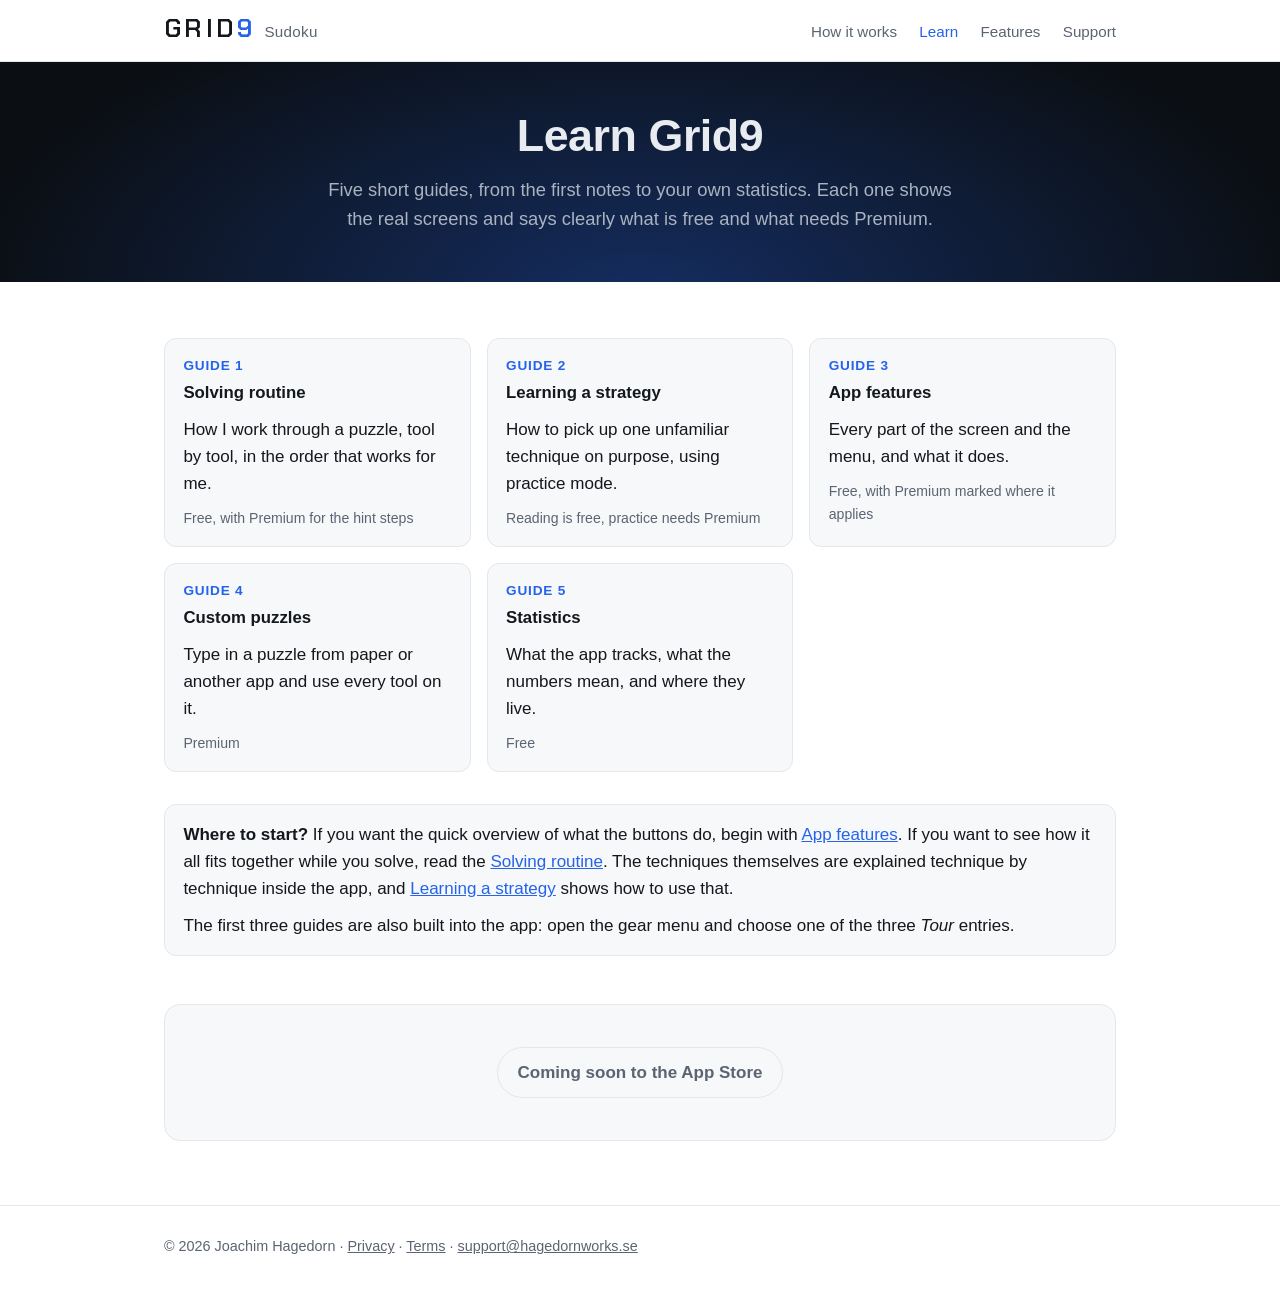
<file: grid9/learn/index.html>
<!doctype html>
<html lang="en">
<head>
<meta charset="utf-8">
<meta name="viewport" content="width=device-width, initial-scale=1">
<title>Learn Grid9 — guides — Grid9 Sudoku</title>
<meta name="description" content="Five short guides to Grid9 Sudoku: solving routine, learning a technique, app features, custom puzzles and statistics.">
<meta property="og:type" content="website">
<meta property="og:title" content="Learn Grid9 — guides — Grid9 Sudoku">
<meta property="og:description" content="Five short guides to Grid9 Sudoku: solving routine, learning a technique, app features, custom puzzles and statistics.">
<link rel="stylesheet" href="../../assets/site.css">
</head>
<body class="marketing">
<header class="site">
  <div class="wrap">
    <a class="brand" href="../" aria-label="Grid9 Sudoku, home"><span class="wm" aria-hidden="true">GRID<b>9</b></span><span class="brand-sub" aria-hidden="true">Sudoku</span></a>
    <nav class="site">
      <a href="../how-it-works/">How it works</a>
      <a href="../learn/" aria-current="page">Learn</a>
      <a href="../features/">Features</a>
      <a href="../support/">Support</a>
    </nav>
  </div>
</header>
<main>
<section class="dhero dband"><div class="wrap dwrap"><h1>Learn Grid9</h1><p class="dlead">Five short guides, from the first notes to your own statistics. Each one shows the real screens and says clearly what is free and what needs Premium.</p></div></section>
<div class="wrap dafter">
<div class="grid3 guides">
<a class="card guide" href="solving-routine/">
  <p class="step-n">Guide 1</p>
  <h3>Solving routine</h3>
  <p>How I work through a puzzle, tool by tool, in the order that works for me.</p>
  <p class="fine">Free, with Premium for the hint steps</p>
</a>
<a class="card guide" href="learning-a-strategy/">
  <p class="step-n">Guide 2</p>
  <h3>Learning a strategy</h3>
  <p>How to pick up one unfamiliar technique on purpose, using practice mode.</p>
  <p class="fine">Reading is free, practice needs Premium</p>
</a>
<a class="card guide" href="app-features/">
  <p class="step-n">Guide 3</p>
  <h3>App features</h3>
  <p>Every part of the screen and the menu, and what it does.</p>
  <p class="fine">Free, with Premium marked where it applies</p>
</a>
<a class="card guide" href="custom-puzzles/">
  <p class="step-n">Guide 4</p>
  <h3>Custom puzzles</h3>
  <p>Type in a puzzle from paper or another app and use every tool on it.</p>
  <p class="fine">Premium</p>
</a>
<a class="card guide" href="statistics/">
  <p class="step-n">Guide 5</p>
  <h3>Statistics</h3>
  <p>What the app tracks, what the numbers mean, and where they live.</p>
  <p class="fine">Free</p>
</a>
</div>
<div class="card">
  <p><strong>Where to start?</strong> If you want the quick overview of what the buttons do, begin with <a href="app-features/">App features</a>. If you want to see how it all fits together while you solve, read the <a href="solving-routine/">Solving routine</a>. The techniques themselves are explained technique by technique inside the app, and <a href="learning-a-strategy/">Learning a strategy</a> shows how to use that.</p>
  <p>The first three guides are also built into the app: open the gear menu and choose one of the three <em>Tour</em> entries.</p>
</div>
<section class="cta">
  <p><span class="btn disabled" aria-disabled="true">Coming soon to the App Store</span></p>
</section>

</div>
</main>
<footer class="site">
  <div class="wrap">
    <p>&copy; 2026 Joachim Hagedorn &middot; <a href="../privacy/">Privacy</a> &middot; <a href="../terms/">Terms</a> &middot; <a href="mailto:support@hagedornworks.se">support@hagedornworks.se</a></p>
  </div>
</footer>
</body>
</html>
</file>
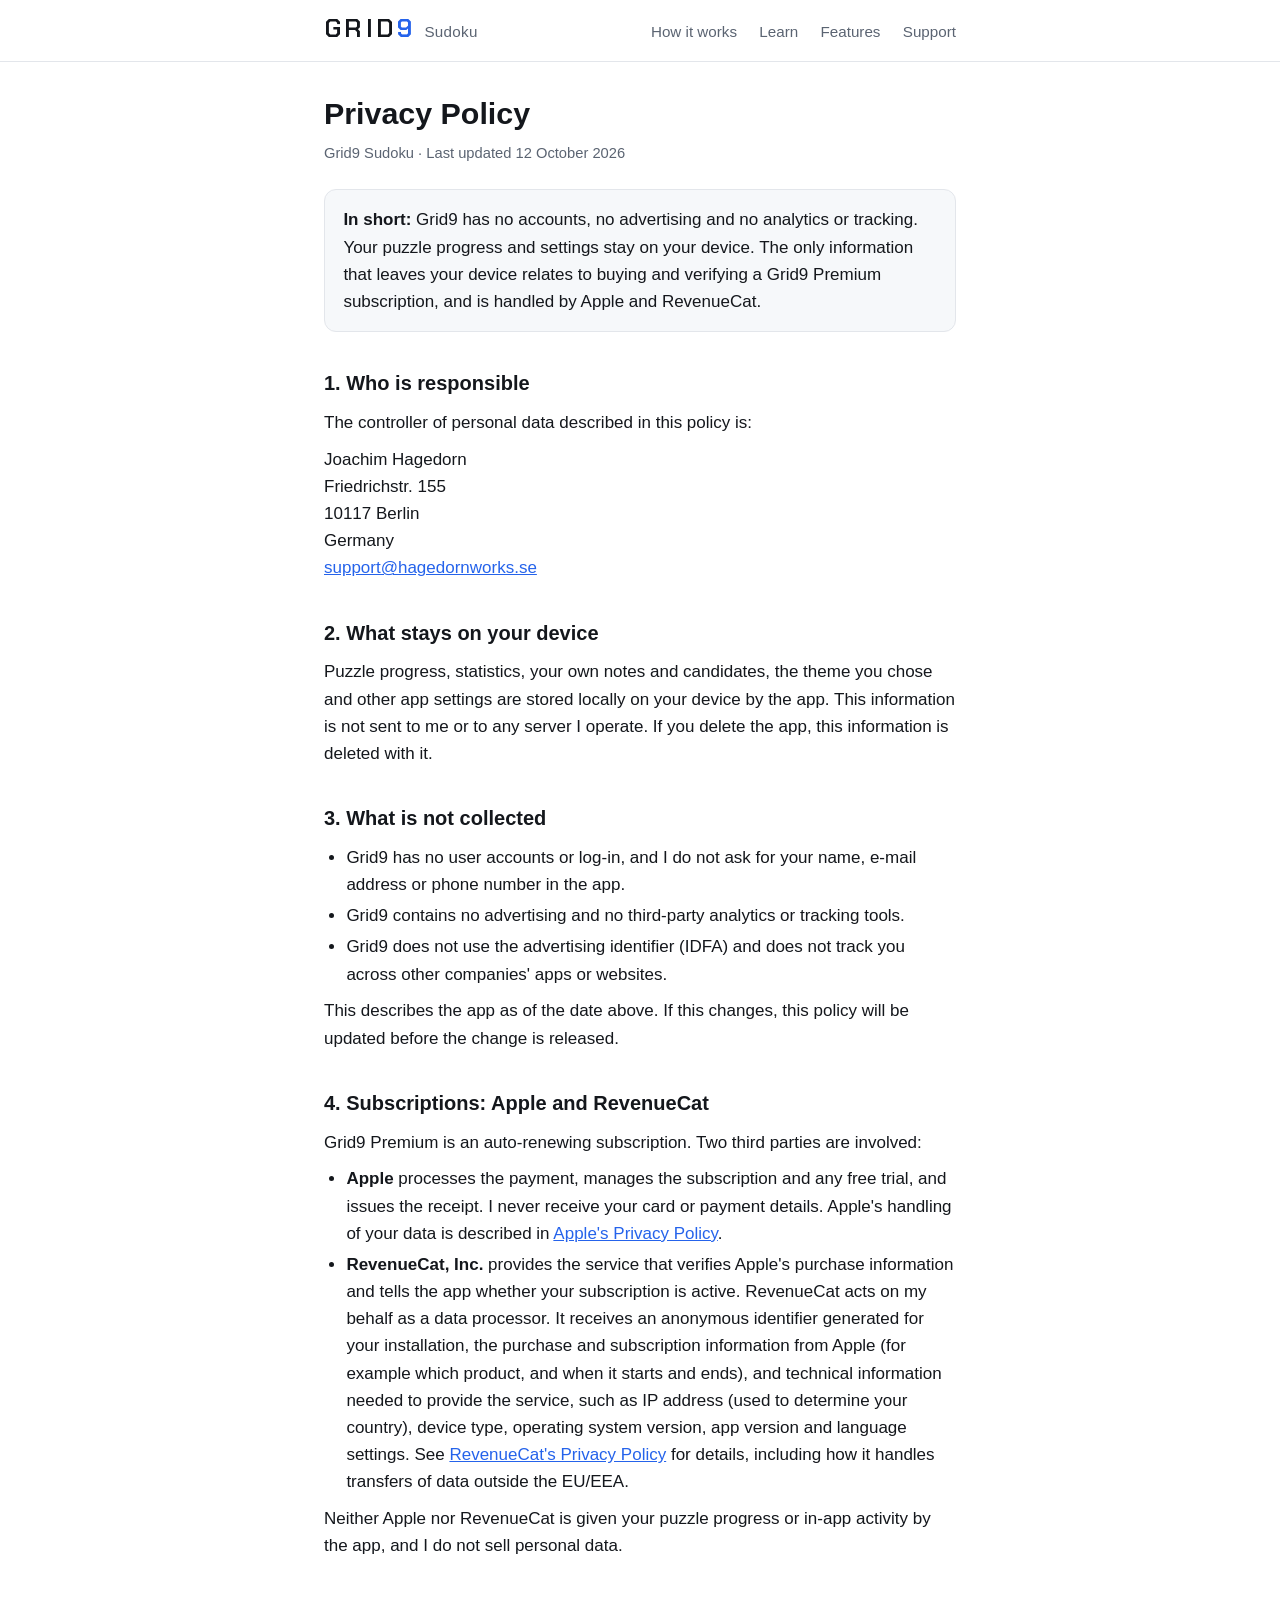
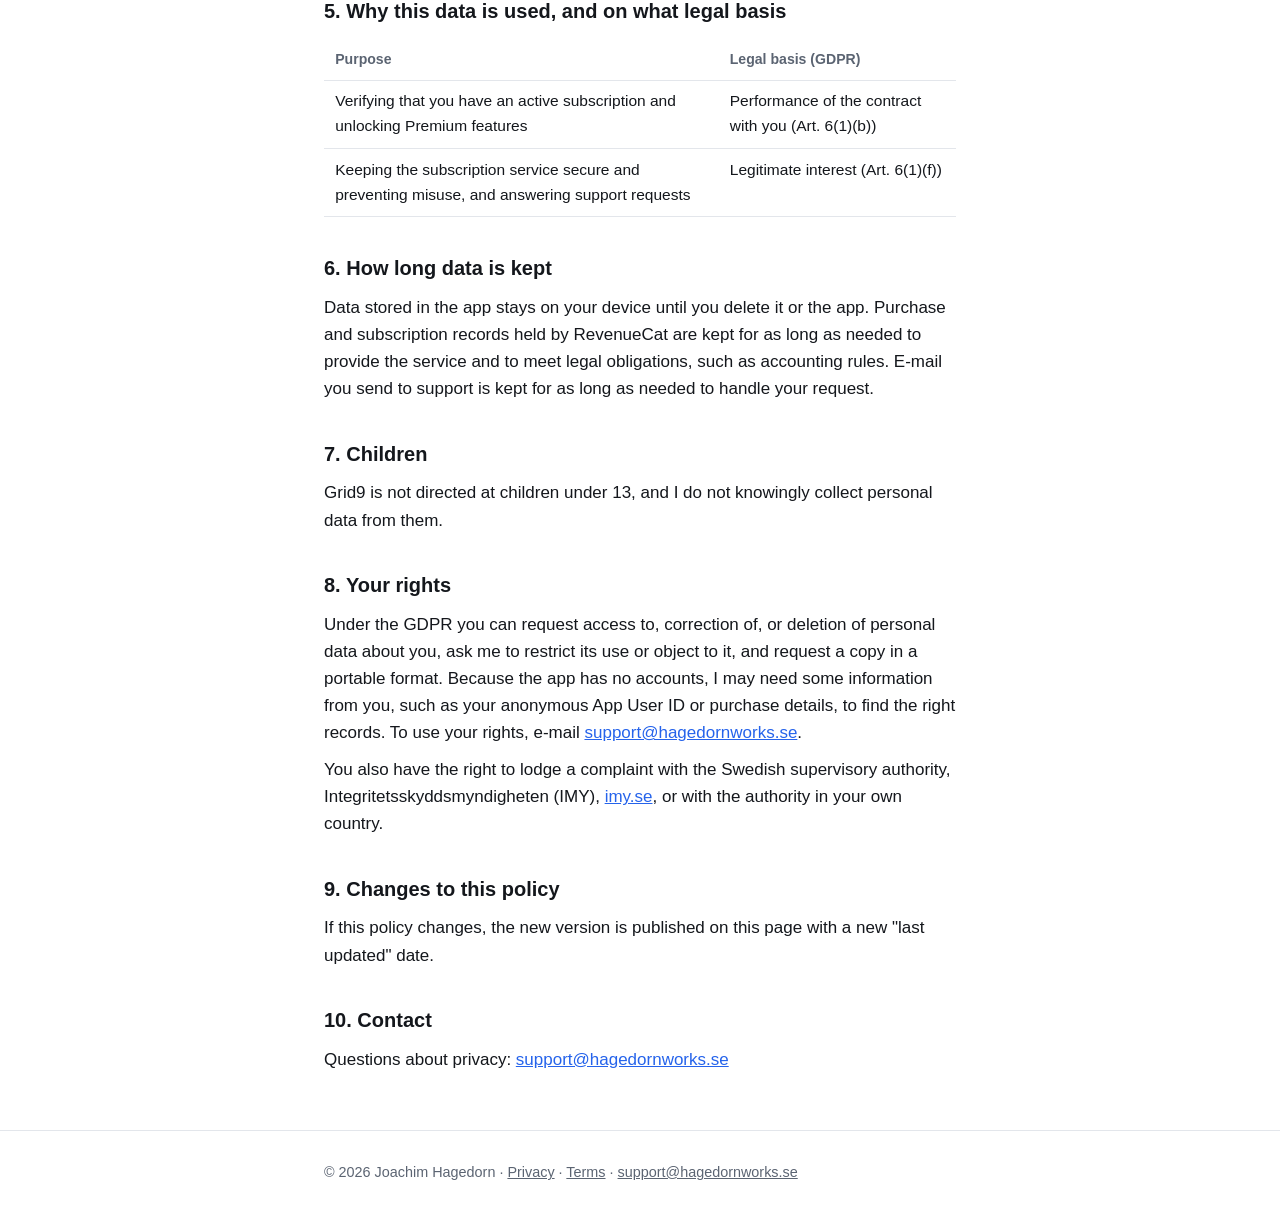
<file: grid9/privacy/index.html>
<!doctype html>
<html lang="en">
<head>
<meta charset="utf-8">
<meta name="viewport" content="width=device-width, initial-scale=1">
<title>Privacy Policy — Grid9 Sudoku</title>
<meta name="description" content="How Grid9 Sudoku handles your data.">
<meta property="og:type" content="website">
<meta property="og:title" content="Privacy Policy — Grid9 Sudoku">
<meta property="og:description" content="How Grid9 Sudoku handles your data.">
<link rel="stylesheet" href="../../assets/site.css">
</head>
<body class="legal">
<header class="site">
  <div class="wrap">
    <a class="brand" href="../" aria-label="Grid9 Sudoku, home"><span class="wm" aria-hidden="true">GRID<b>9</b></span><span class="brand-sub" aria-hidden="true">Sudoku</span></a>
    <nav class="site">
      <a href="../how-it-works/">How it works</a>
      <a href="../learn/">Learn</a>
      <a href="../features/">Features</a>
      <a href="../support/">Support</a>
    </nav>
  </div>
</header>
<main>
<div class="wrap">

<h1>Privacy Policy</h1>
<p class="meta">Grid9 Sudoku &middot; Last updated 12 October 2026</p>

<div class="card">
  <p><strong>In short:</strong> Grid9 has no accounts, no advertising and no analytics or tracking. Your puzzle progress and settings stay on your device. The only information that leaves your device relates to buying and verifying a Grid9 Premium subscription, and is handled by Apple and RevenueCat.</p>
</div>

<h2>1. Who is responsible</h2>
<p>The controller of personal data described in this policy is:</p>
<p>Joachim Hagedorn<br>Friedrichstr. 155<br>10117 Berlin<br>Germany<br><a href="mailto:support@hagedornworks.se">support@hagedornworks.se</a></p>

<h2>2. What stays on your device</h2>
<p>Puzzle progress, statistics, your own notes and candidates, the theme you chose and other app settings are stored locally on your device by the app. This information is not sent to me or to any server I operate. If you delete the app, this information is deleted with it.</p>

<h2>3. What is not collected</h2>
<ul>
  <li>Grid9 has no user accounts or log-in, and I do not ask for your name, e-mail address or phone number in the app.</li>
  <li>Grid9 contains no advertising and no third-party analytics or tracking tools.</li>
  <li>Grid9 does not use the advertising identifier (IDFA) and does not track you across other companies' apps or websites.</li>
</ul>
<p>This describes the app as of the date above. If this changes, this policy will be updated before the change is released.</p>

<h2>4. Subscriptions: Apple and RevenueCat</h2>
<p>Grid9 Premium is an auto-renewing subscription. Two third parties are involved:</p>
<ul>
  <li><strong>Apple</strong> processes the payment, manages the subscription and any free trial, and issues the receipt. I never receive your card or payment details. Apple's handling of your data is described in <a href="https://www.apple.com/legal/privacy/">Apple's Privacy Policy</a>.</li>
  <li><strong>RevenueCat, Inc.</strong> provides the service that verifies Apple's purchase information and tells the app whether your subscription is active. RevenueCat acts on my behalf as a data processor. It receives an anonymous identifier generated for your installation, the purchase and subscription information from Apple (for example which product, and when it starts and ends), and technical information needed to provide the service, such as IP address (used to determine your country), device type, operating system version, app version and language settings. See <a href="https://www.revenuecat.com/privacy">RevenueCat's Privacy Policy</a> for details, including how it handles transfers of data outside the EU/EEA.</li>
</ul>
<p>Neither Apple nor RevenueCat is given your puzzle progress or in-app activity by the app, and I do not sell personal data.</p>

<h2>5. Why this data is used, and on what legal basis</h2>
<table>
  <tr><th>Purpose</th><th>Legal basis (GDPR)</th></tr>
  <tr><td>Verifying that you have an active subscription and unlocking Premium features</td><td>Performance of the contract with you (Art. 6(1)(b))</td></tr>
  <tr><td>Keeping the subscription service secure and preventing misuse, and answering support requests</td><td>Legitimate interest (Art. 6(1)(f))</td></tr>
</table>

<h2>6. How long data is kept</h2>
<p>Data stored in the app stays on your device until you delete it or the app. Purchase and subscription records held by RevenueCat are kept for as long as needed to provide the service and to meet legal obligations, such as accounting rules. E-mail you send to support is kept for as long as needed to handle your request.</p>

<h2>7. Children</h2>
<p>Grid9 is not directed at children under 13, and I do not knowingly collect personal data from them.</p>

<h2>8. Your rights</h2>
<p>Under the GDPR you can request access to, correction of, or deletion of personal data about you, ask me to restrict its use or object to it, and request a copy in a portable format. Because the app has no accounts, I may need some information from you, such as your anonymous App User ID or purchase details, to find the right records. To use your rights, e-mail <a href="mailto:support@hagedornworks.se">support@hagedornworks.se</a>.</p>
<p>You also have the right to lodge a complaint with the Swedish supervisory authority, Integritetsskyddsmyndigheten (IMY), <a href="https://www.imy.se">imy.se</a>, or with the authority in your own country.</p>

<h2>9. Changes to this policy</h2>
<p>If this policy changes, the new version is published on this page with a new "last updated" date.</p>

<h2>10. Contact</h2>
<p>Questions about privacy: <a href="mailto:support@hagedornworks.se">support@hagedornworks.se</a></p>

</div>
</main>
<footer class="site">
  <div class="wrap">
    <p>&copy; 2026 Joachim Hagedorn &middot; <a href="../privacy/" aria-current="page">Privacy</a> &middot; <a href="../terms/">Terms</a> &middot; <a href="mailto:support@hagedornworks.se">support@hagedornworks.se</a></p>
  </div>
</footer>
</body>
</html>
</file>
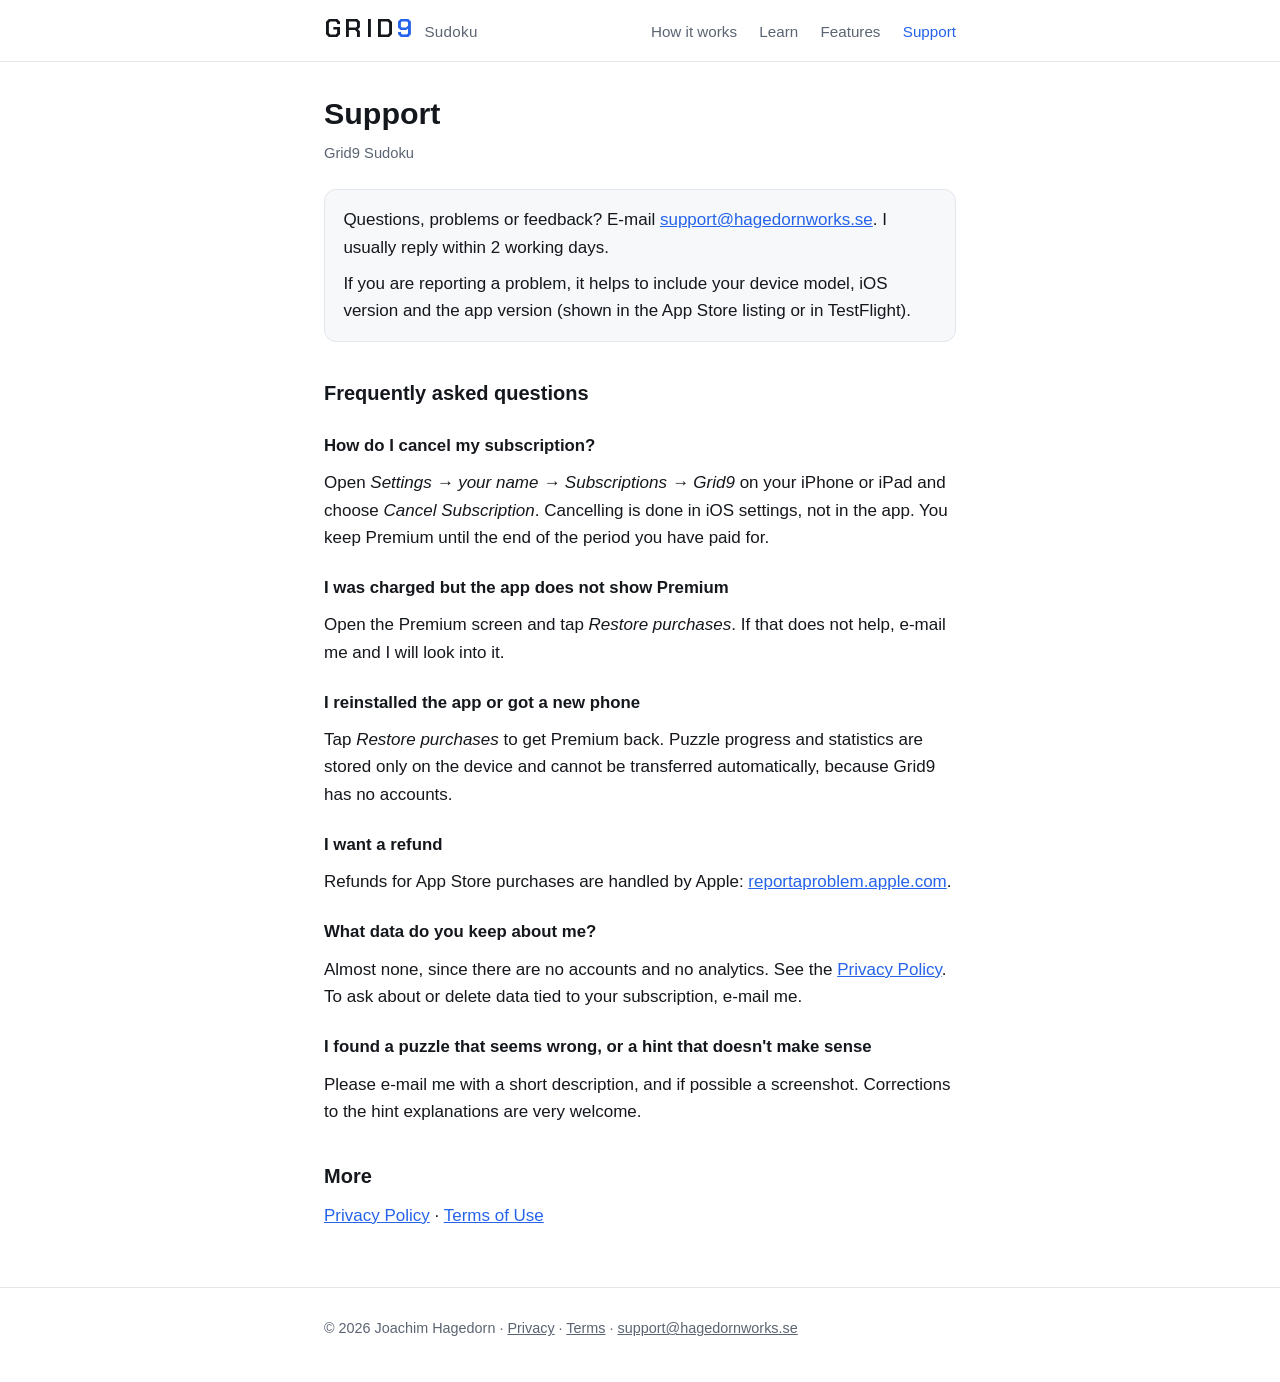
<file: grid9/support/index.html>
<!doctype html>
<html lang="en">
<head>
<meta charset="utf-8">
<meta name="viewport" content="width=device-width, initial-scale=1">
<title>Support — Grid9 Sudoku</title>
<meta name="description" content="Support and frequently asked questions for Grid9 Sudoku.">
<meta property="og:type" content="website">
<meta property="og:title" content="Support — Grid9 Sudoku">
<meta property="og:description" content="Support and frequently asked questions for Grid9 Sudoku.">
<link rel="stylesheet" href="../../assets/site.css">
</head>
<body class="legal">
<header class="site">
  <div class="wrap">
    <a class="brand" href="../" aria-label="Grid9 Sudoku, home"><span class="wm" aria-hidden="true">GRID<b>9</b></span><span class="brand-sub" aria-hidden="true">Sudoku</span></a>
    <nav class="site">
      <a href="../how-it-works/">How it works</a>
      <a href="../learn/">Learn</a>
      <a href="../features/">Features</a>
      <a href="../support/" aria-current="page">Support</a>
    </nav>
  </div>
</header>
<main>
<div class="wrap">

<h1>Support</h1>
<p class="meta">Grid9 Sudoku</p>

<div class="card">
  <p>Questions, problems or feedback? E-mail <a href="mailto:support@hagedornworks.se">support@hagedornworks.se</a>. I usually reply within 2 working days.</p>
  <p>If you are reporting a problem, it helps to include your device model, iOS version and the app version (shown in the App Store listing or in TestFlight).</p>
</div>

<h2>Frequently asked questions</h2>

<h3>How do I cancel my subscription?</h3>
<p>Open <em>Settings &rarr; your name &rarr; Subscriptions &rarr; Grid9</em> on your iPhone or iPad and choose <em>Cancel Subscription</em>. Cancelling is done in iOS settings, not in the app. You keep Premium until the end of the period you have paid for.</p>

<h3>I was charged but the app does not show Premium</h3>
<p>Open the Premium screen and tap <em>Restore purchases</em>. If that does not help, e-mail me and I will look into it.</p>

<h3>I reinstalled the app or got a new phone</h3>
<p>Tap <em>Restore purchases</em> to get Premium back. Puzzle progress and statistics are stored only on the device and cannot be transferred automatically, because Grid9 has no accounts.</p>

<h3>I want a refund</h3>
<p>Refunds for App Store purchases are handled by Apple: <a href="https://reportaproblem.apple.com">reportaproblem.apple.com</a>.</p>

<h3>What data do you keep about me?</h3>
<p>Almost none, since there are no accounts and no analytics. See the <a href="../privacy/">Privacy Policy</a>. To ask about or delete data tied to your subscription, e-mail me.</p>

<h3>I found a puzzle that seems wrong, or a hint that doesn't make sense</h3>
<p>Please e-mail me with a short description, and if possible a screenshot. Corrections to the hint explanations are very welcome.</p>

<h2>More</h2>
<p><a href="../privacy/">Privacy Policy</a> &middot; <a href="../terms/">Terms of Use</a></p>

</div>
</main>
<footer class="site">
  <div class="wrap">
    <p>&copy; 2026 Joachim Hagedorn &middot; <a href="../privacy/">Privacy</a> &middot; <a href="../terms/">Terms</a> &middot; <a href="mailto:support@hagedornworks.se">support@hagedornworks.se</a></p>
  </div>
</footer>
</body>
</html>
</file>
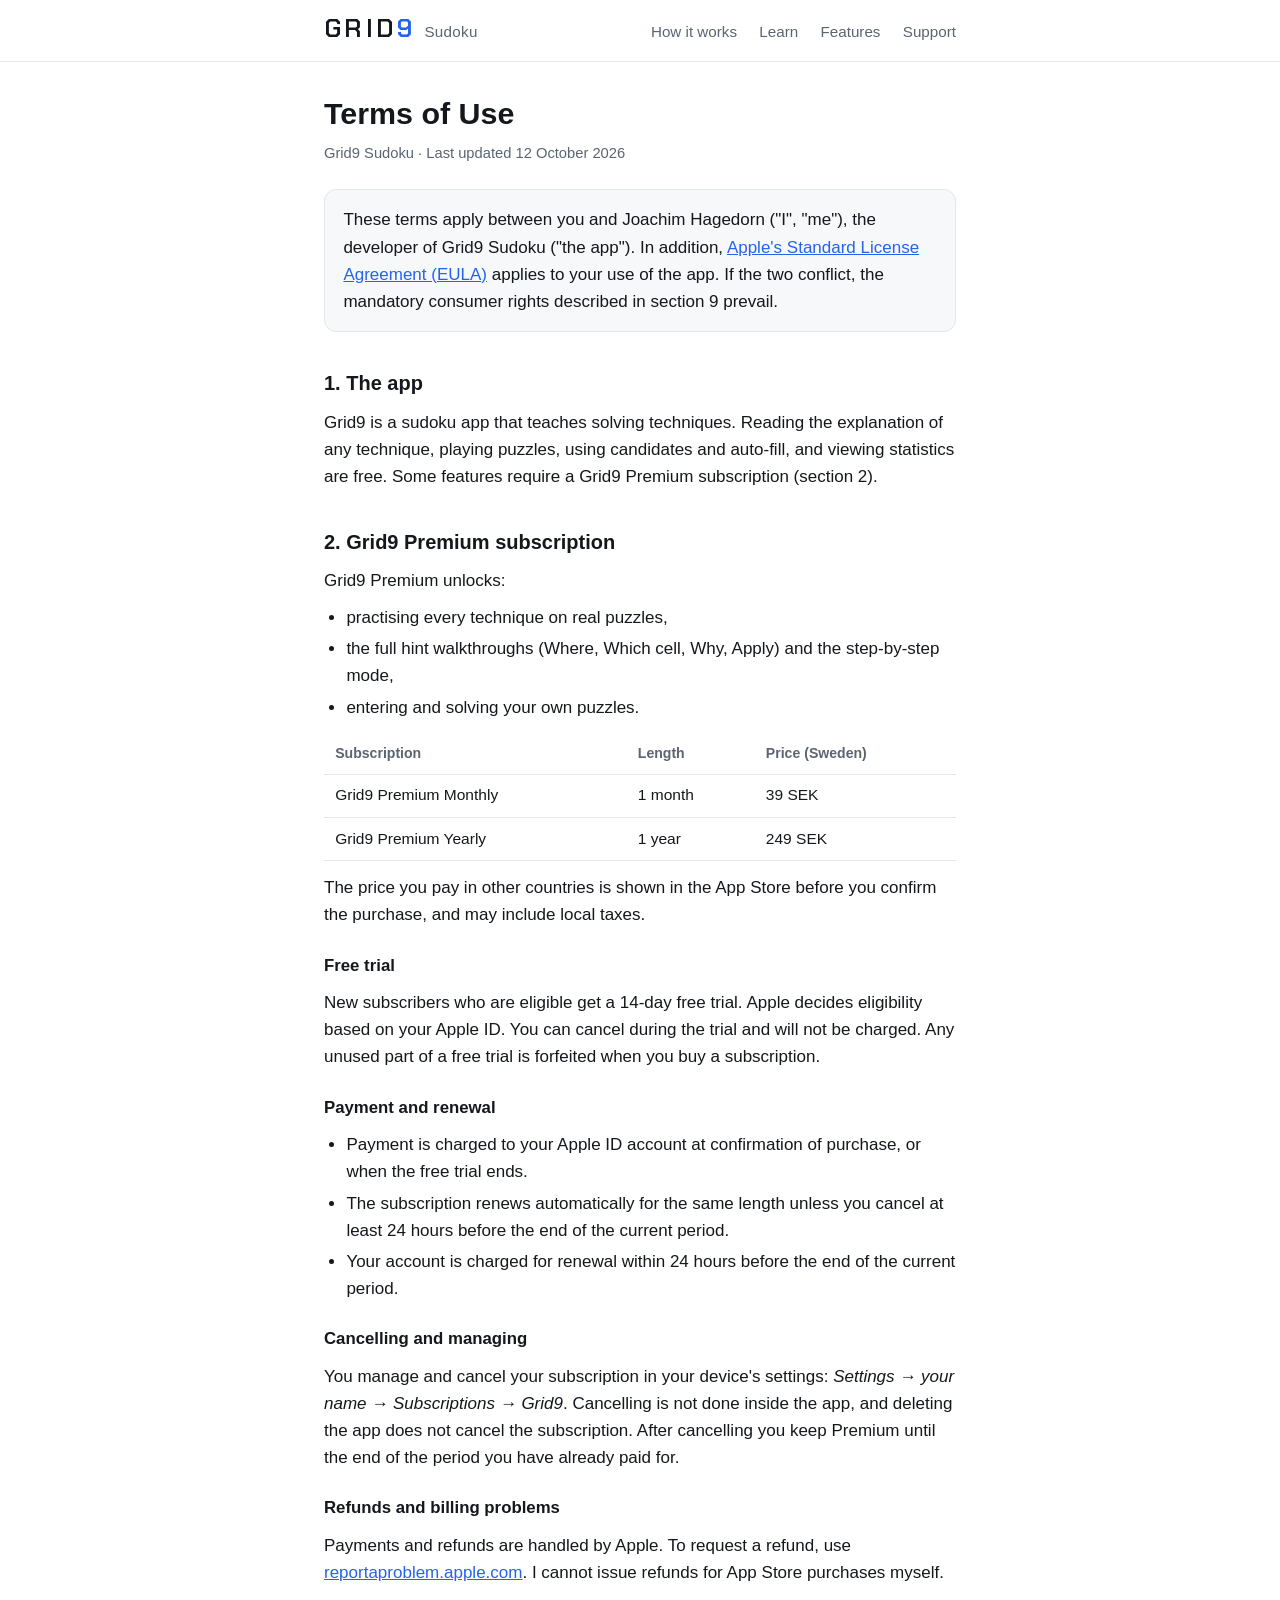
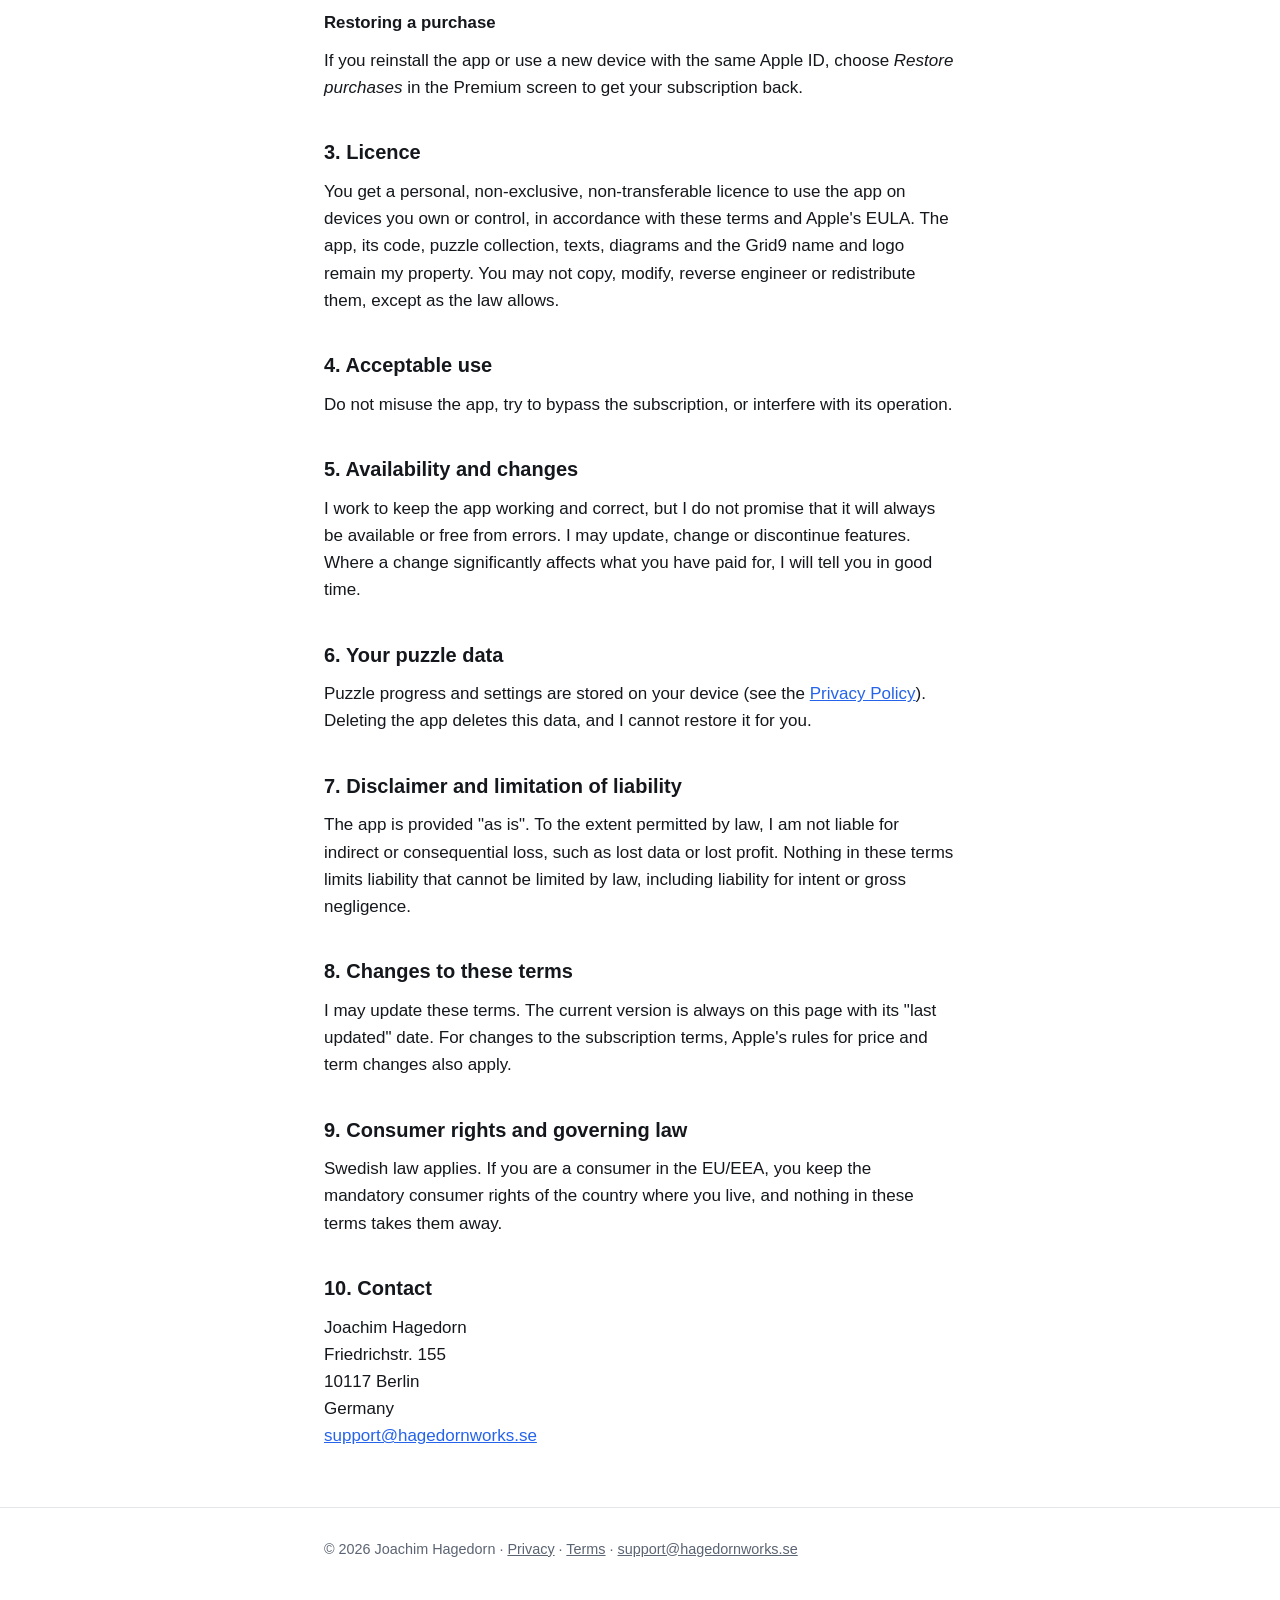
<file: grid9/terms/index.html>
<!doctype html>
<html lang="en">
<head>
<meta charset="utf-8">
<meta name="viewport" content="width=device-width, initial-scale=1">
<title>Terms of Use — Grid9 Sudoku</title>
<meta name="description" content="Terms of use and subscription terms for Grid9 Sudoku.">
<meta property="og:type" content="website">
<meta property="og:title" content="Terms of Use — Grid9 Sudoku">
<meta property="og:description" content="Terms of use and subscription terms for Grid9 Sudoku.">
<link rel="stylesheet" href="../../assets/site.css">
</head>
<body class="legal">
<header class="site">
  <div class="wrap">
    <a class="brand" href="../" aria-label="Grid9 Sudoku, home"><span class="wm" aria-hidden="true">GRID<b>9</b></span><span class="brand-sub" aria-hidden="true">Sudoku</span></a>
    <nav class="site">
      <a href="../how-it-works/">How it works</a>
      <a href="../learn/">Learn</a>
      <a href="../features/">Features</a>
      <a href="../support/">Support</a>
    </nav>
  </div>
</header>
<main>
<div class="wrap">

<h1>Terms of Use</h1>
<p class="meta">Grid9 Sudoku &middot; Last updated 12 October 2026</p>

<div class="card">
  <p>These terms apply between you and Joachim Hagedorn ("I", "me"), the developer of Grid9 Sudoku ("the app"). In addition, <a href="https://www.apple.com/legal/internet-services/itunes/dev/stdeula/">Apple's Standard License Agreement (EULA)</a> applies to your use of the app. If the two conflict, the mandatory consumer rights described in section 9 prevail.</p>
</div>

<h2>1. The app</h2>
<p>Grid9 is a sudoku app that teaches solving techniques. Reading the explanation of any technique, playing puzzles, using candidates and auto-fill, and viewing statistics are free. Some features require a Grid9 Premium subscription (section 2).</p>

<h2>2. Grid9 Premium subscription</h2>
<p>Grid9 Premium unlocks:</p>
<ul>
  <li>practising every technique on real puzzles,</li>
  <li>the full hint walkthroughs (Where, Which cell, Why, Apply) and the step-by-step mode,</li>
  <li>entering and solving your own puzzles.</li>
</ul>

<table>
  <tr><th>Subscription</th><th>Length</th><th>Price (Sweden)</th></tr>
  <tr><td>Grid9 Premium Monthly</td><td>1 month</td><td>39 SEK</td></tr>
  <tr><td>Grid9 Premium Yearly</td><td>1 year</td><td>249 SEK</td></tr>
</table>
<p>The price you pay in other countries is shown in the App Store before you confirm the purchase, and may include local taxes.</p>

<h3>Free trial</h3>
<p>New subscribers who are eligible get a 14-day free trial. Apple decides eligibility based on your Apple ID. You can cancel during the trial and will not be charged. Any unused part of a free trial is forfeited when you buy a subscription.</p>

<h3>Payment and renewal</h3>
<ul>
  <li>Payment is charged to your Apple ID account at confirmation of purchase, or when the free trial ends.</li>
  <li>The subscription renews automatically for the same length unless you cancel at least 24 hours before the end of the current period.</li>
  <li>Your account is charged for renewal within 24 hours before the end of the current period.</li>
</ul>

<h3>Cancelling and managing</h3>
<p>You manage and cancel your subscription in your device's settings: <em>Settings &rarr; your name &rarr; Subscriptions &rarr; Grid9</em>. Cancelling is not done inside the app, and deleting the app does not cancel the subscription. After cancelling you keep Premium until the end of the period you have already paid for.</p>

<h3>Refunds and billing problems</h3>
<p>Payments and refunds are handled by Apple. To request a refund, use <a href="https://reportaproblem.apple.com">reportaproblem.apple.com</a>. I cannot issue refunds for App Store purchases myself.</p>

<h3>Restoring a purchase</h3>
<p>If you reinstall the app or use a new device with the same Apple ID, choose <em>Restore purchases</em> in the Premium screen to get your subscription back.</p>

<h2>3. Licence</h2>
<p>You get a personal, non-exclusive, non-transferable licence to use the app on devices you own or control, in accordance with these terms and Apple's EULA. The app, its code, puzzle collection, texts, diagrams and the Grid9 name and logo remain my property. You may not copy, modify, reverse engineer or redistribute them, except as the law allows.</p>

<h2>4. Acceptable use</h2>
<p>Do not misuse the app, try to bypass the subscription, or interfere with its operation.</p>

<h2>5. Availability and changes</h2>
<p>I work to keep the app working and correct, but I do not promise that it will always be available or free from errors. I may update, change or discontinue features. Where a change significantly affects what you have paid for, I will tell you in good time.</p>

<h2>6. Your puzzle data</h2>
<p>Puzzle progress and settings are stored on your device (see the <a href="../privacy/">Privacy Policy</a>). Deleting the app deletes this data, and I cannot restore it for you.</p>

<h2>7. Disclaimer and limitation of liability</h2>
<p>The app is provided "as is". To the extent permitted by law, I am not liable for indirect or consequential loss, such as lost data or lost profit. Nothing in these terms limits liability that cannot be limited by law, including liability for intent or gross negligence.</p>

<h2>8. Changes to these terms</h2>
<p>I may update these terms. The current version is always on this page with its "last updated" date. For changes to the subscription terms, Apple's rules for price and term changes also apply.</p>

<h2>9. Consumer rights and governing law</h2>
<p>Swedish law applies. If you are a consumer in the EU/EEA, you keep the mandatory consumer rights of the country where you live, and nothing in these terms takes them away.</p>

<h2>10. Contact</h2>
<p>Joachim Hagedorn<br>Friedrichstr. 155<br>10117 Berlin<br>Germany<br><a href="mailto:support@hagedornworks.se">support@hagedornworks.se</a></p>

</div>
</main>
<footer class="site">
  <div class="wrap">
    <p>&copy; 2026 Joachim Hagedorn &middot; <a href="../privacy/">Privacy</a> &middot; <a href="../terms/" aria-current="page">Terms</a> &middot; <a href="mailto:support@hagedornworks.se">support@hagedornworks.se</a></p>
  </div>
</footer>
</body>
</html>
</file>
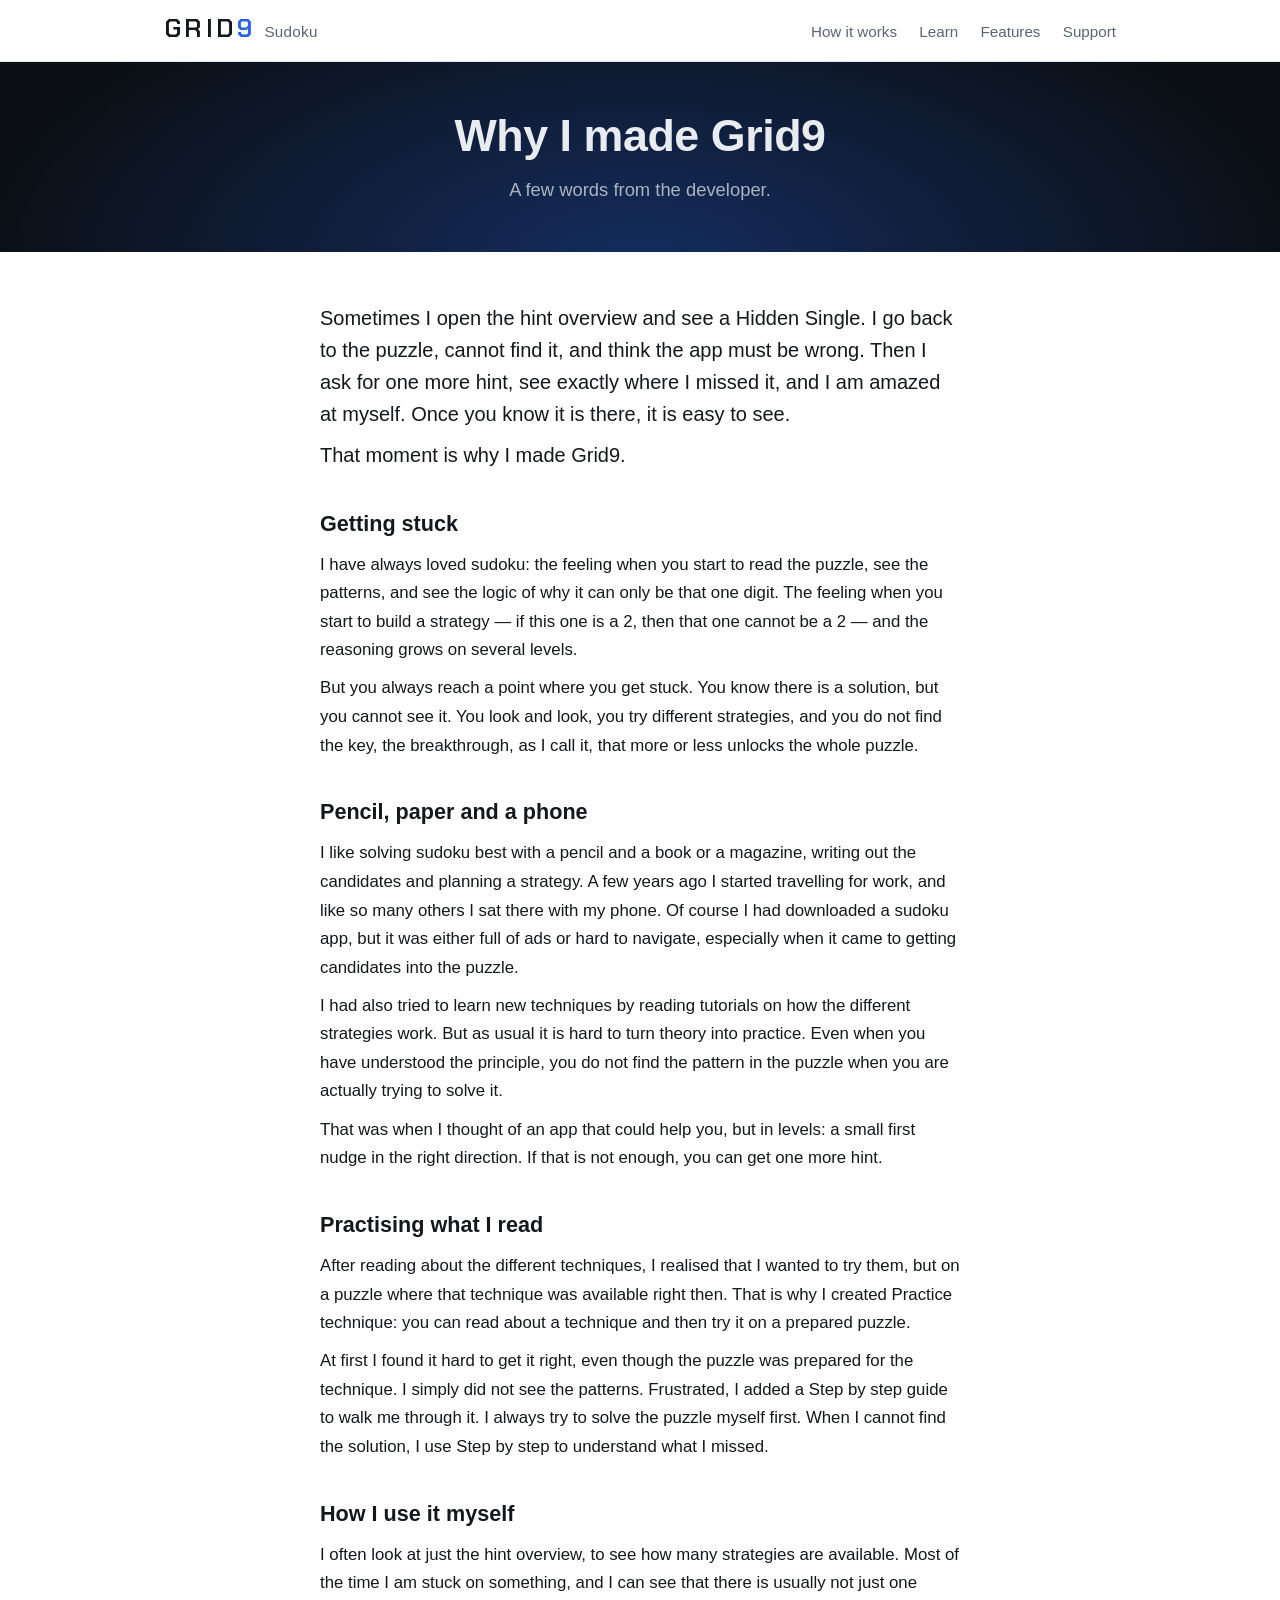
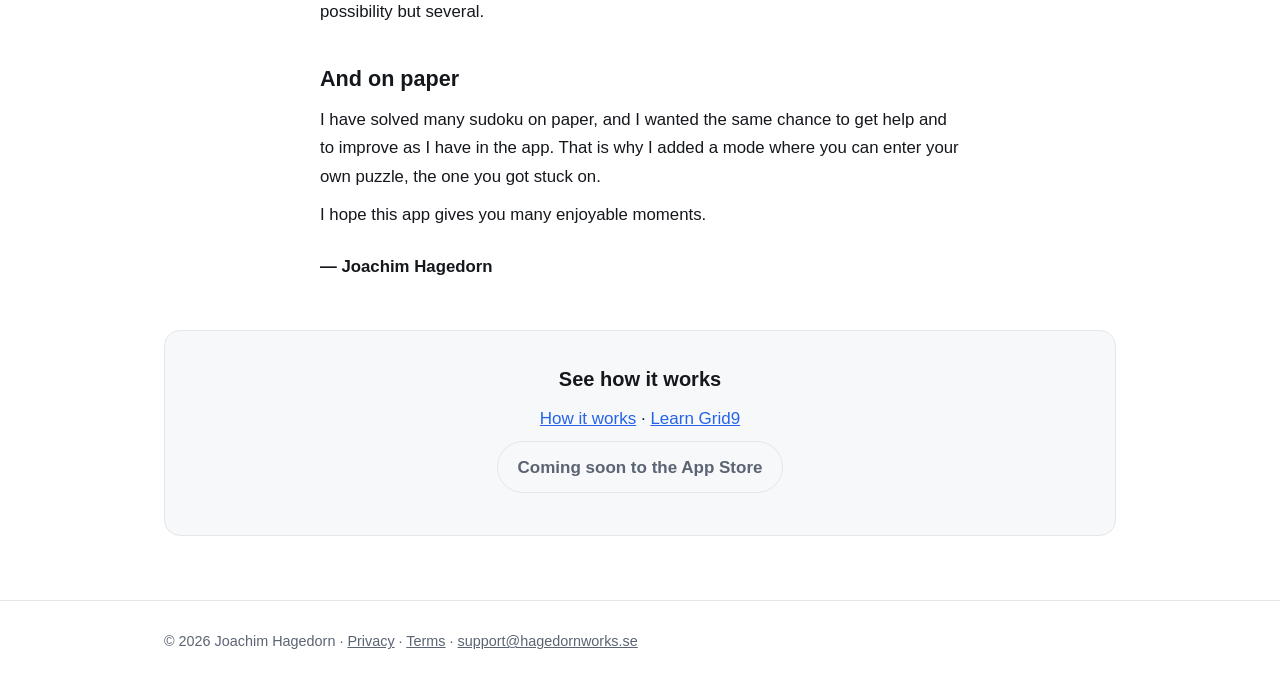
<file: grid9/why/index.html>
<!doctype html>
<html lang="en">
<head>
<meta charset="utf-8">
<meta name="viewport" content="width=device-width, initial-scale=1">
<title>Why I made Grid9 — Grid9 Sudoku</title>
<meta name="description" content="A few words from the developer on why Grid9 Sudoku exists: pencil and paper, the moment you get stuck, and an app that helps in small steps.">
<meta property="og:type" content="website">
<meta property="og:title" content="Why I made Grid9 — Grid9 Sudoku">
<meta property="og:description" content="A few words from the developer on why Grid9 Sudoku exists: pencil and paper, the moment you get stuck, and an app that helps in small steps.">
<link rel="stylesheet" href="../../assets/site.css">
</head>
<body class="marketing">
<header class="site">
  <div class="wrap">
    <a class="brand" href="../" aria-label="Grid9 Sudoku, home"><span class="wm" aria-hidden="true">GRID<b>9</b></span><span class="brand-sub" aria-hidden="true">Sudoku</span></a>
    <nav class="site">
      <a href="../how-it-works/">How it works</a>
      <a href="../learn/">Learn</a>
      <a href="../features/">Features</a>
      <a href="../support/">Support</a>
    </nav>
  </div>
</header>
<main>
<section class="dhero dband"><div class="wrap dwrap"><h1>Why I made Grid9</h1><p class="dlead">A few words from the developer.</p></div></section>
<div class="wrap dafter">
<div class="story">
<p class="hook">Sometimes I open the hint overview and see a Hidden Single. I go back to the puzzle, cannot find it, and think the app must be wrong. Then I ask for one more hint, see exactly where I missed it, and I am amazed at myself. Once you know it is there, it is easy to see.</p>
<p class="hook">That moment is why I made Grid9.</p>

<h2>Getting stuck</h2>
<p>I have always loved sudoku: the feeling when you start to read the puzzle, see the patterns, and see the logic of why it can only be that one digit. The feeling when you start to build a strategy &mdash; if this one is a 2, then that one cannot be a 2 &mdash; and the reasoning grows on several levels.</p>
<p>But you always reach a point where you get stuck. You know there is a solution, but you cannot see it. You look and look, you try different strategies, and you do not find the key, the breakthrough, as I call it, that more or less unlocks the whole puzzle.</p>

<h2>Pencil, paper and a phone</h2>
<p>I like solving sudoku best with a pencil and a book or a magazine, writing out the candidates and planning a strategy. A few years ago I started travelling for work, and like so many others I sat there with my phone. Of course I had downloaded a sudoku app, but it was either full of ads or hard to navigate, especially when it came to getting candidates into the puzzle.</p>
<p>I had also tried to learn new techniques by reading tutorials on how the different strategies work. But as usual it is hard to turn theory into practice. Even when you have understood the principle, you do not find the pattern in the puzzle when you are actually trying to solve it.</p>
<p>That was when I thought of an app that could help you, but in levels: a small first nudge in the right direction. If that is not enough, you can get one more hint.</p>

<h2>Practising what I read</h2>
<p>After reading about the different techniques, I realised that I wanted to try them, but on a puzzle where that technique was available right then. That is why I created Practice technique: you can read about a technique and then try it on a prepared puzzle.</p>
<p>At first I found it hard to get it right, even though the puzzle was prepared for the technique. I simply did not see the patterns. Frustrated, I added a Step by step guide to walk me through it. I always try to solve the puzzle myself first. When I cannot find the solution, I use Step by step to understand what I missed.</p>

<h2>How I use it myself</h2>
<p>I often look at just the hint overview, to see how many strategies are available. Most of the time I am stuck on something, and I can see that there is usually not just one possibility but several.</p>

<h2>And on paper</h2>
<p>I have solved many sudoku on paper, and I wanted the same chance to get help and to improve as I have in the app. That is why I added a mode where you can enter your own puzzle, the one you got stuck on.</p>
<p>I hope this app gives you many enjoyable moments.</p>
<p class="signoff">&mdash; Joachim Hagedorn</p>
</div>

<section class="cta">
  <h2>See how it works</h2>
  <p><a href="../how-it-works/">How it works</a> &middot; <a href="../learn/">Learn Grid9</a></p>
  <p><span class="btn disabled" aria-disabled="true">Coming soon to the App Store</span></p>
</section>

</div>
</main>
<footer class="site">
  <div class="wrap">
    <p>&copy; 2026 Joachim Hagedorn &middot; <a href="../privacy/">Privacy</a> &middot; <a href="../terms/">Terms</a> &middot; <a href="mailto:support@hagedornworks.se">support@hagedornworks.se</a></p>
  </div>
</footer>
</body>
</html>
</file>
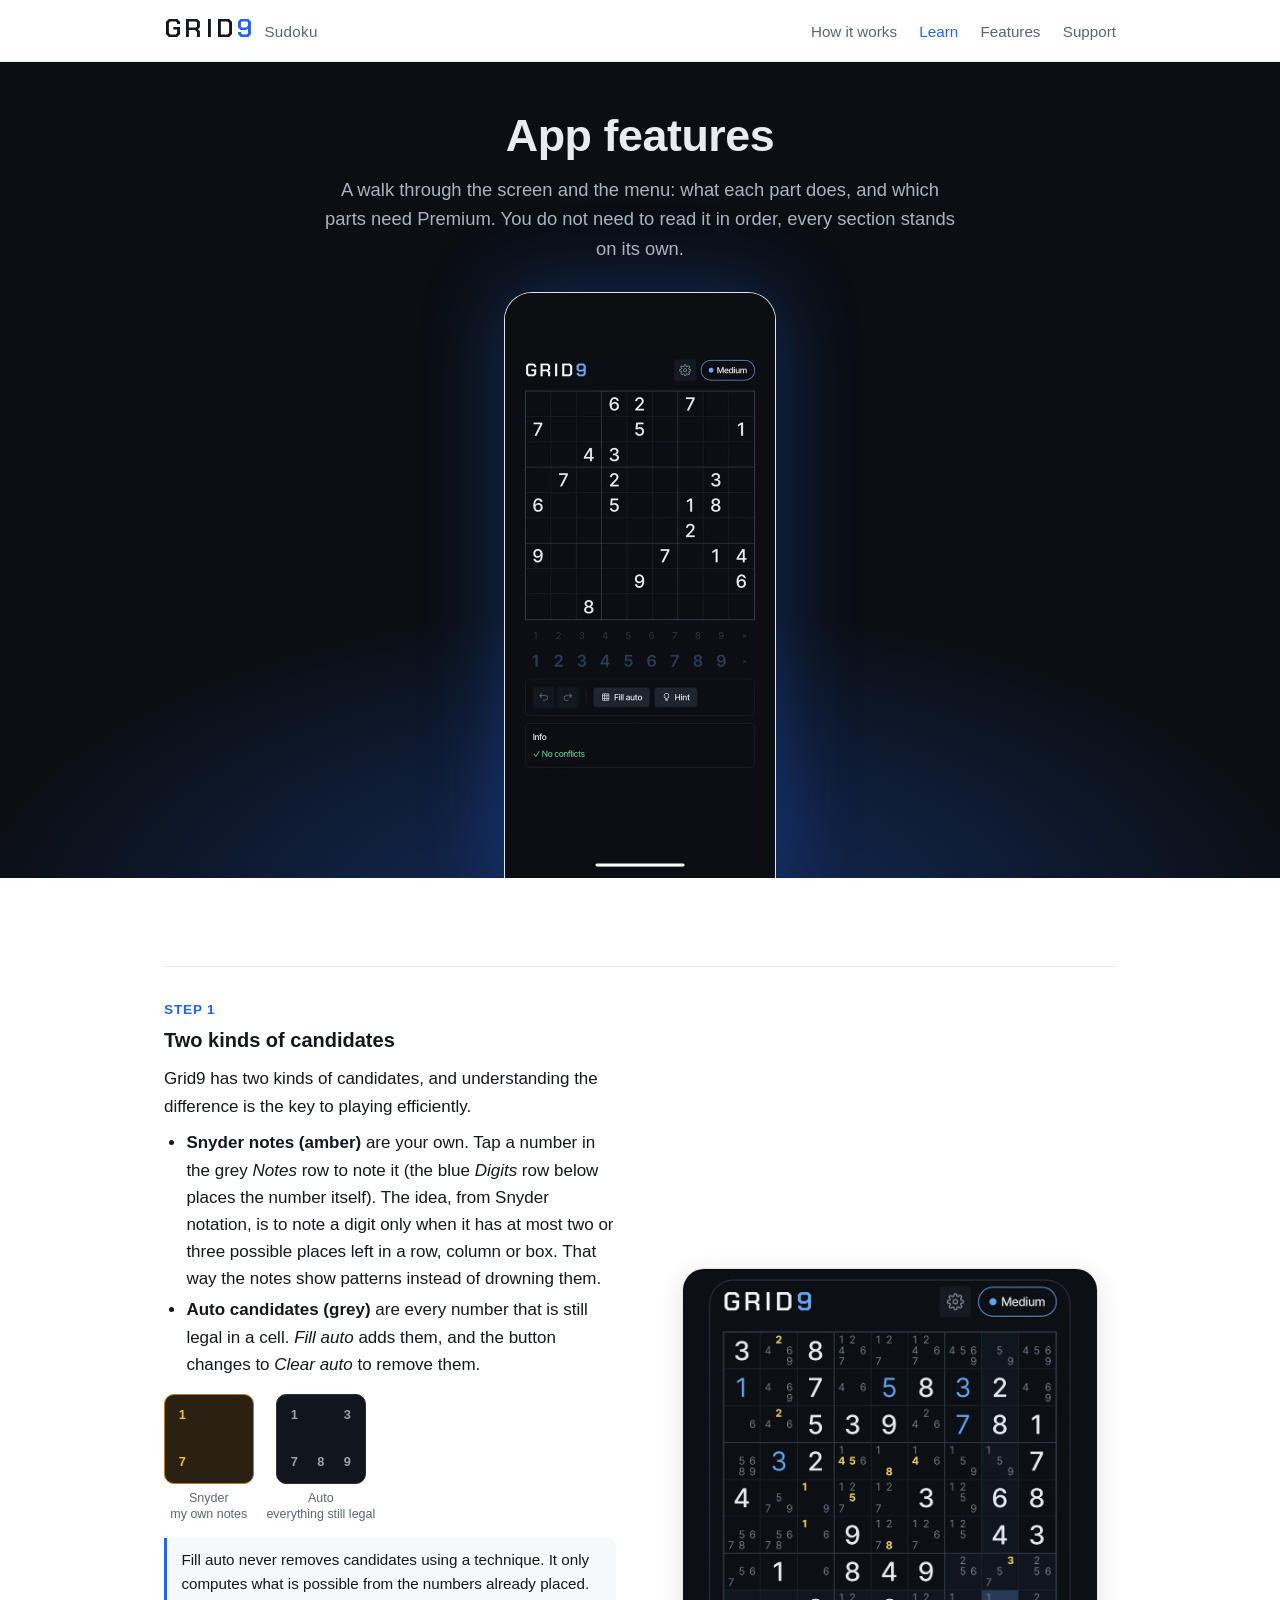
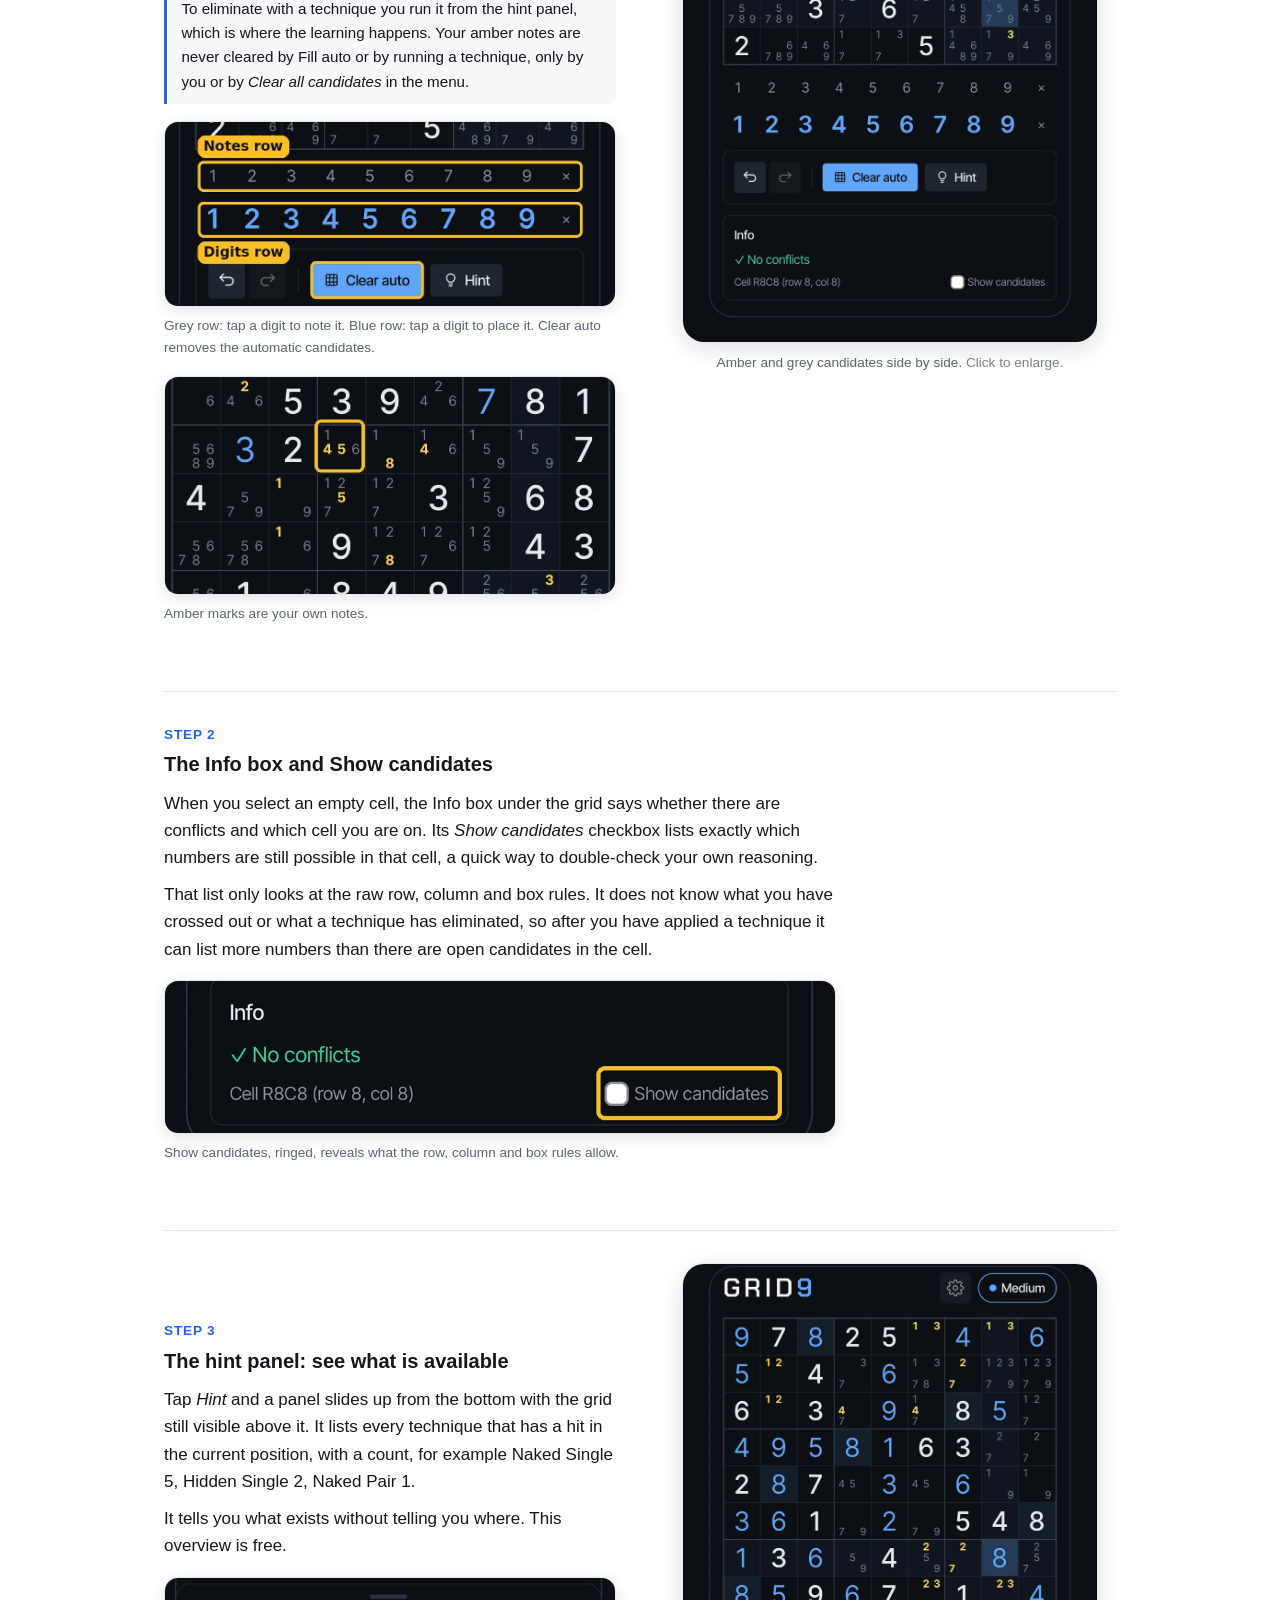
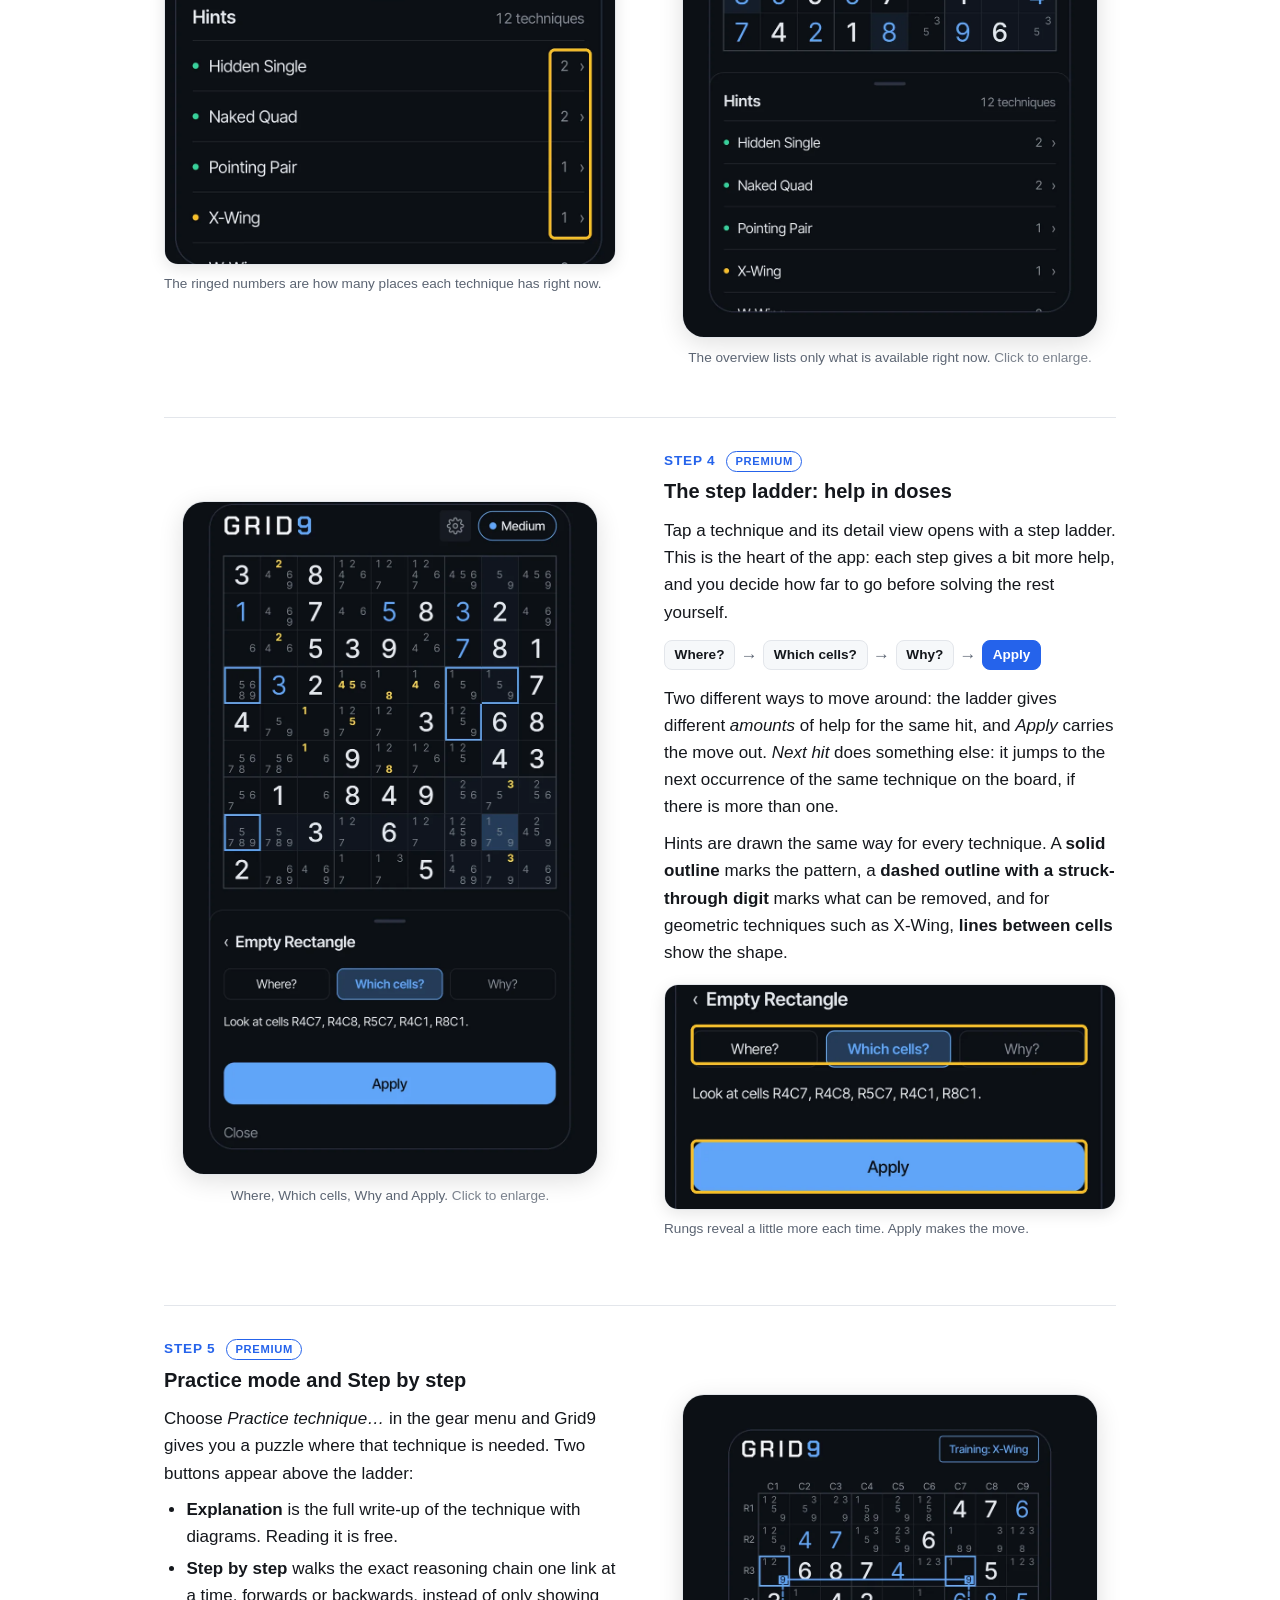
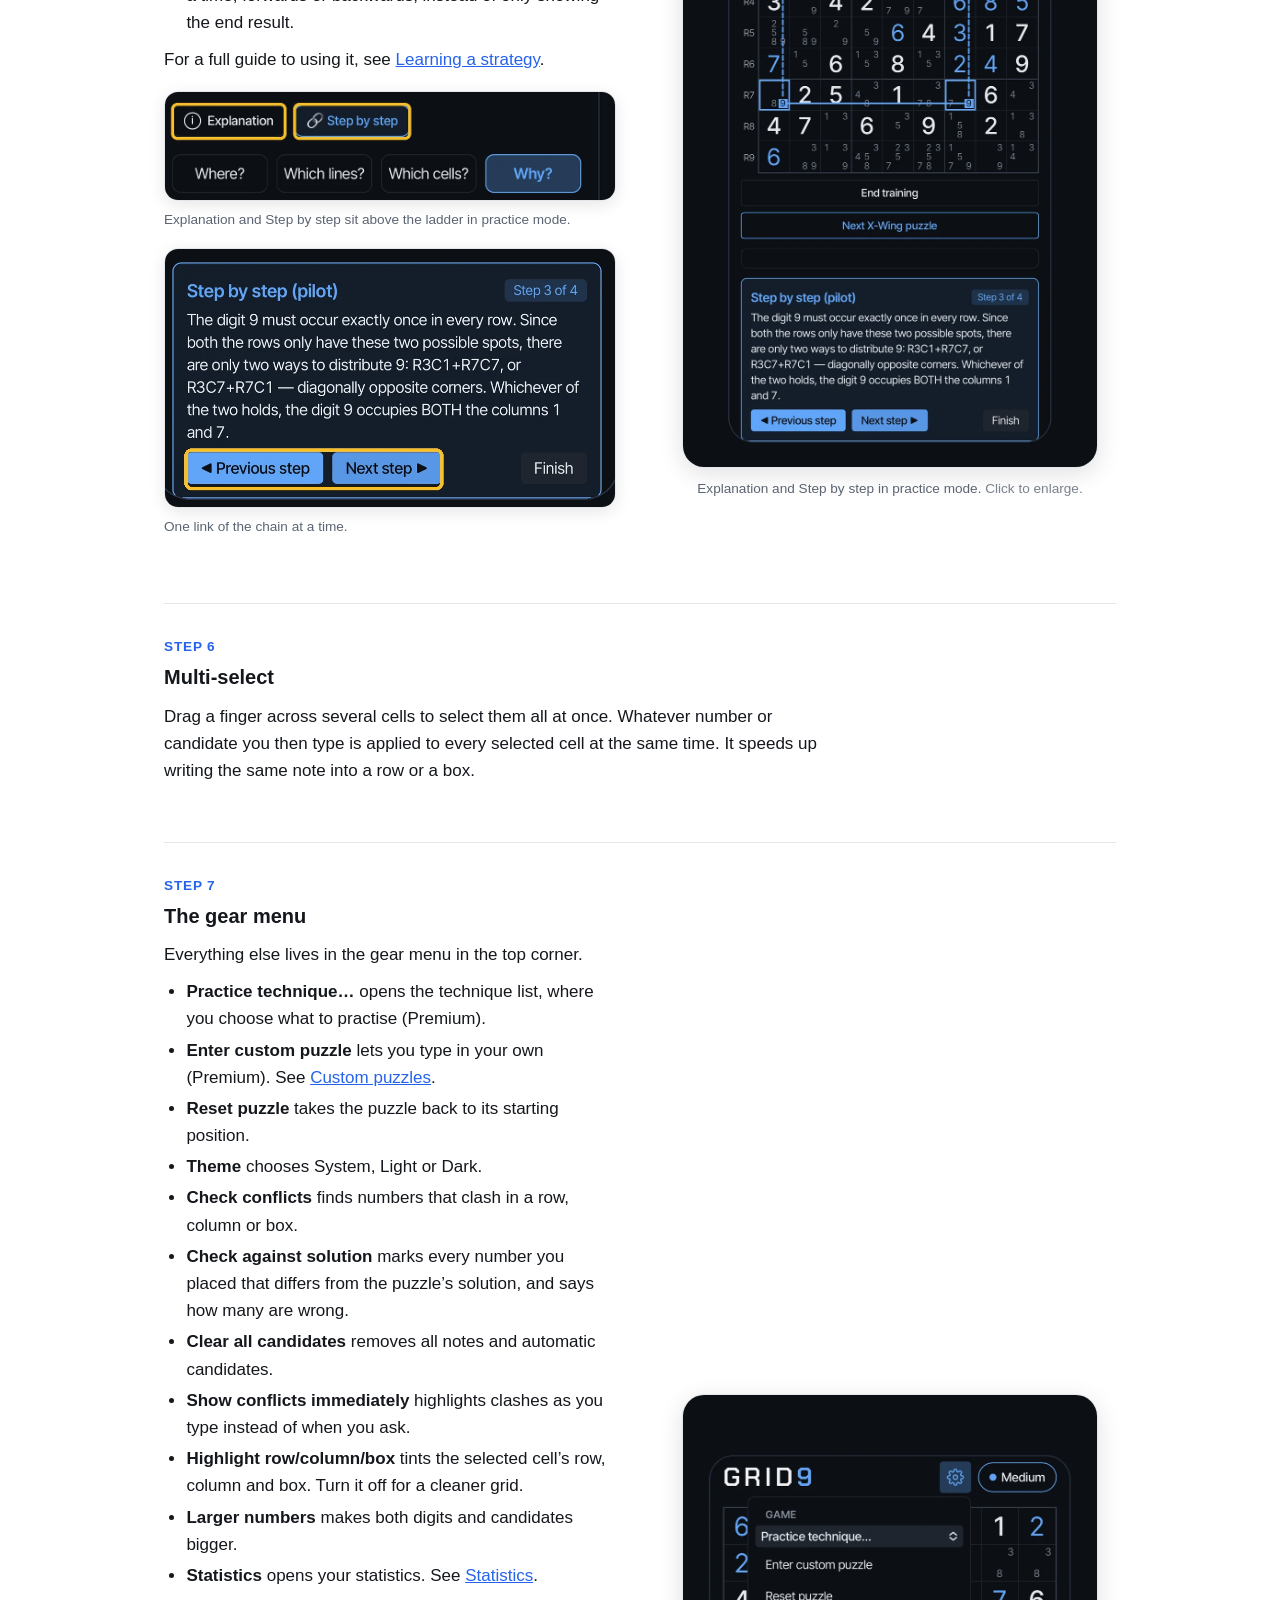
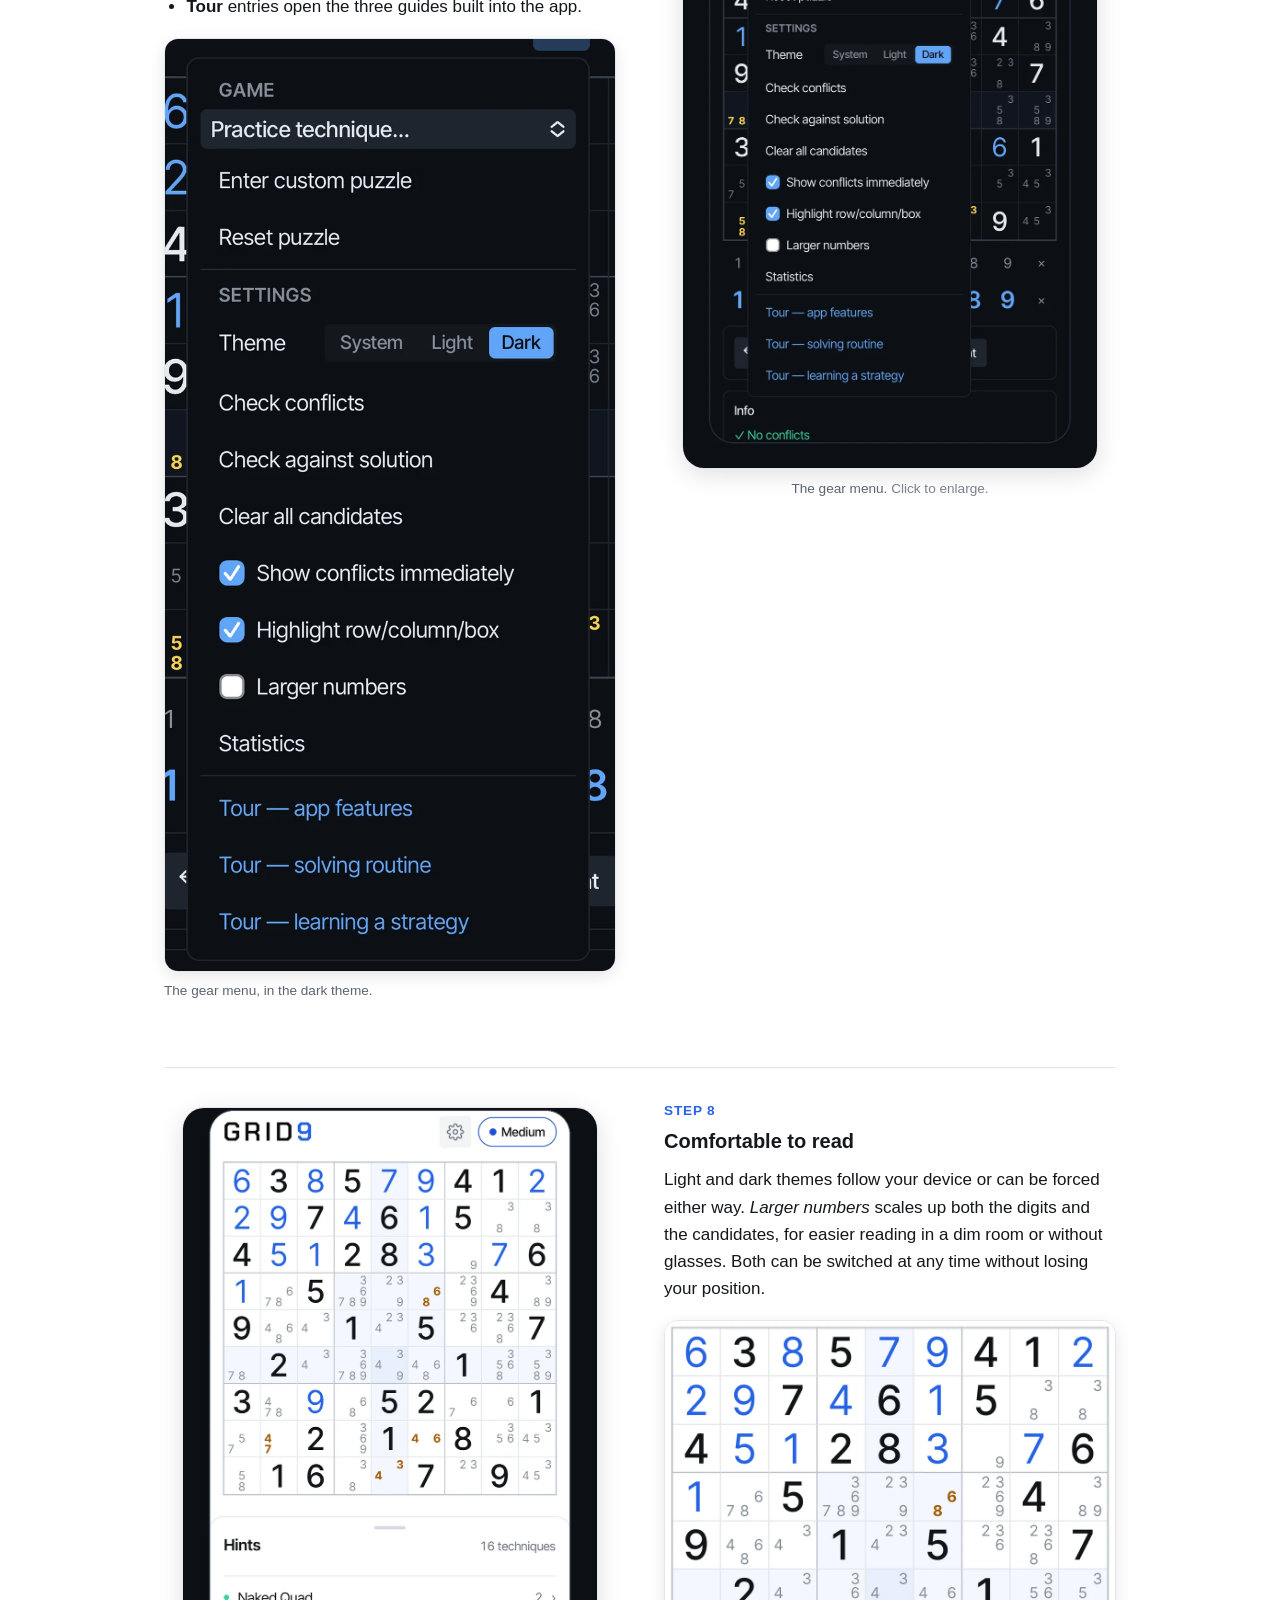
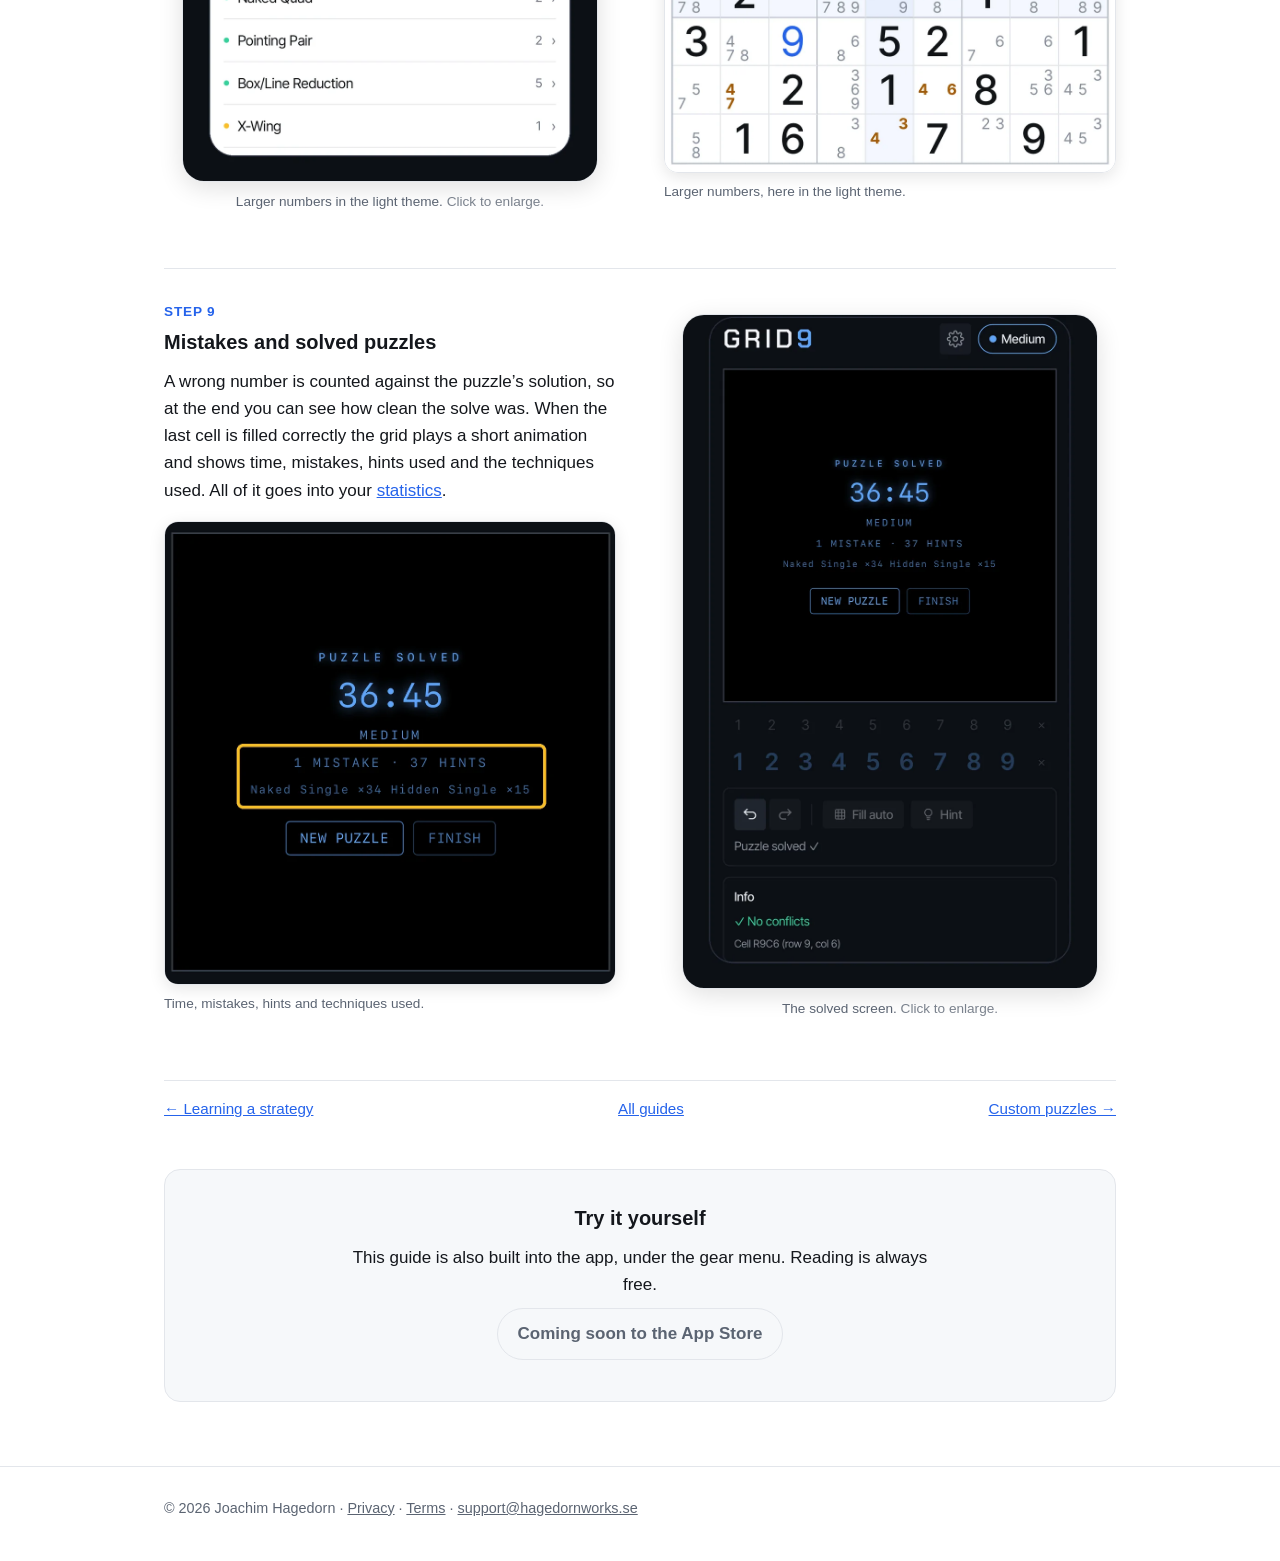
<file: grid9/learn/app-features/index.html>
<!doctype html>
<html lang="en">
<head>
<meta charset="utf-8">
<meta name="viewport" content="width=device-width, initial-scale=1">
<title>App features — Grid9 Sudoku</title>
<meta name="description" content="A walk through the Grid9 screen and menu: Snyder notes and auto candidates, the hint panel, the step ladder, practice mode, multi-select and settings.">
<meta property="og:type" content="website">
<meta property="og:title" content="App features — Grid9 Sudoku">
<meta property="og:description" content="A walk through the Grid9 screen and menu: Snyder notes and auto candidates, the hint panel, the step ladder, practice mode, multi-select and settings.">
<link rel="stylesheet" href="../../../assets/site.css">
</head>
<body class="marketing">
<header class="site">
  <div class="wrap">
    <a class="brand" href="../../" aria-label="Grid9 Sudoku, home"><span class="wm" aria-hidden="true">GRID<b>9</b></span><span class="brand-sub" aria-hidden="true">Sudoku</span></a>
    <nav class="site">
      <a href="../../how-it-works/">How it works</a>
      <a href="../../learn/" aria-current="page">Learn</a>
      <a href="../../features/">Features</a>
      <a href="../../support/">Support</a>
    </nav>
  </div>
</header>
<main>
<section class="dhero dband has-media"><div class="wrap dwrap"><h1>App features</h1><p class="dlead">A walk through the screen and the menu: what each part does, and which parts need Premium. You do not need to read it in order, every section stands on its own.</p><div class="dhero-media"><figure class="shot"><video autoplay muted loop playsinline preload="metadata" poster="../../../assets/img/candidates.webp" aria-label="Switching between automatic candidates and your own notes"><source src="../../../assets/video/candidates.mp4" type="video/mp4"></video></figure></div></div></section>
<div class="wrap dafter">
<section class="step">
  <div class="step-text">
    <p class="step-n">Step 1</p>
    <h2>Two kinds of candidates</h2>
    <p>Grid9 has two kinds of candidates, and understanding the difference is the key to playing efficiently.</p>
<ul>
<li><strong>Snyder notes (amber)</strong> are your own. Tap a number in the grey <em>Notes</em> row to note it (the blue <em>Digits</em> row below places the number itself). The idea, from Snyder notation, is to note a digit only when it has at most two or three possible places left in a row, column or box. That way the notes show patterns instead of drowning them.</li>
<li><strong>Auto candidates (grey)</strong> are every number that is still legal in a cell. <em>Fill auto</em> adds them, and the button changes to <em>Clear auto</em> to remove them.</li>
</ul>
<div class="cellrow"><span class="cellfig"><span class="tcell snyder"><i class="snyder">1</i><i class="off"></i><i class="off"></i><i class="off"></i><i class="off"></i><i class="off"></i><i class="snyder">7</i><i class="off"></i><i class="off"></i></span><small>Snyder<br>my own notes</small></span><span class="cellfig"><span class="tcell auto"><i class="auto">1</i><i class="off"></i><i class="auto">3</i><i class="off"></i><i class="off"></i><i class="off"></i><i class="auto">7</i><i class="auto">8</i><i class="auto">9</i></span><small>Auto<br>everything still legal</small></span></div>
<p class="note">Fill auto never removes candidates using a technique. It only computes what is possible from the numbers already placed. To eliminate with a technique you run it from the hint panel, which is where the learning happens. Your amber notes are never cleared by Fill auto or by running a technique, only by you or by <em>Clear all candidates</em> in the menu.</p>
    <figure class="detail"><a class="zoom" href="../../../assets/img/d-notes-rows.webp" target="_blank" rel="noopener" title="Click to enlarge"><img src="../../../assets/img/d-notes-rows.webp" alt="Close-up of the grey Notes row and the blue Digits row" loading="lazy"></a><figcaption>Grey row: tap a digit to note it. Blue row: tap a digit to place it. Clear auto removes the automatic candidates.</figcaption></figure><figure class="detail"><a class="zoom" href="../../../assets/img/d-amber.webp" target="_blank" rel="noopener" title="Click to enlarge"><img src="../../../assets/img/d-amber.webp" alt="Close-up of one cell with two amber notes" loading="lazy"></a><figcaption>Amber marks are your own notes.</figcaption></figure>
    
  </div>
  <figure class="shot"><a class="zoom" href="../../../assets/img/cands-full.webp" target="_blank" rel="noopener" title="Click to enlarge"><img src="../../../assets/img/cands.webp" alt="The grid showing amber notes and grey automatic candidates" loading="lazy"></a><figcaption>Amber and grey candidates side by side. <span class="zoomhint">Click to enlarge.</span></figcaption></figure>
</section>

<section class="step solo">
  <div class="step-text">
    <p class="step-n">Step 2</p>
    <h2>The Info box and Show candidates</h2>
    <p>When you select an empty cell, the Info box under the grid says whether there are conflicts and which cell you are on. Its <em>Show candidates</em> checkbox lists exactly which numbers are still possible in that cell, a quick way to double-check your own reasoning.</p>
<p>That list only looks at the raw row, column and box rules. It does not know what you have crossed out or what a technique has eliminated, so after you have applied a technique it can list more numbers than there are open candidates in the cell.</p>
    <figure class="detail"><a class="zoom" href="../../../assets/img/d-info.webp" target="_blank" rel="noopener" title="Click to enlarge"><img src="../../../assets/img/d-info.webp" alt="Close-up of the Info box with Show candidates ringed" loading="lazy"></a><figcaption>Show candidates, ringed, reveals what the row, column and box rules allow.</figcaption></figure>
    
  </div>
  
</section>

<section class="step">
  <div class="step-text">
    <p class="step-n">Step 3</p>
    <h2>The hint panel: see what is available</h2>
    <p>Tap <em>Hint</em> and a panel slides up from the bottom with the grid still visible above it. It lists every technique that has a hit in the current position, with a count, for example Naked Single 5, Hidden Single 2, Naked Pair 1.</p>
<p>It tells you what exists without telling you where. This overview is free.</p>
    <figure class="detail"><a class="zoom" href="../../../assets/img/d-overview.webp" target="_blank" rel="noopener" title="Click to enlarge"><img src="../../../assets/img/d-overview.webp" alt="Close-up of the hint overview with the counts ringed" loading="lazy"></a><figcaption>The ringed numbers are how many places each technique has right now.</figcaption></figure>
    
  </div>
  <figure class="shot"><a class="zoom" href="../../../assets/img/overview-full.webp" target="_blank" rel="noopener" title="Click to enlarge"><img src="../../../assets/img/overview.webp" alt="The hints panel with a list of techniques and how many hits each has" loading="lazy"></a><figcaption>The overview lists only what is available right now. <span class="zoomhint">Click to enlarge.</span></figcaption></figure>
</section>

<section class="step">
  <div class="step-text">
    <p class="step-n">Step 4 <span class="pill" title="Needs Grid9 Premium">Premium</span></p>
    <h2>The step ladder: help in doses</h2>
    <p>Tap a technique and its detail view opens with a step ladder. This is the heart of the app: each step gives a bit more help, and you decide how far to go before solving the rest yourself.</p>
<div class="ladder"><span class="rung">Where?</span><span class="arrow" aria-hidden="true">&rarr;</span><span class="rung">Which cells?</span><span class="arrow" aria-hidden="true">&rarr;</span><span class="rung">Why?</span><span class="arrow" aria-hidden="true">&rarr;</span><span class="rung apply">Apply</span></div>
<p>Two different ways to move around: the ladder gives different <em>amounts</em> of help for the same hit, and <em>Apply</em> carries the move out. <em>Next hit</em> does something else: it jumps to the next occurrence of the same technique on the board, if there is more than one.</p>
<p>Hints are drawn the same way for every technique. A <strong>solid outline</strong> marks the pattern, a <strong>dashed outline with a struck-through digit</strong> marks what can be removed, and for geometric techniques such as X-Wing, <strong>lines between cells</strong> show the shape.</p>
    <figure class="detail"><a class="zoom" href="../../../assets/img/d-ladder.webp" target="_blank" rel="noopener" title="Click to enlarge"><img src="../../../assets/img/d-ladder.webp" alt="Close-up of the step ladder rungs and the Apply button" loading="lazy"></a><figcaption>Rungs reveal a little more each time. Apply makes the move.</figcaption></figure>
    
  </div>
  <figure class="shot"><a class="zoom" href="../../../assets/img/ladder-full.webp" target="_blank" rel="noopener" title="Click to enlarge"><img src="../../../assets/img/ladder.webp" alt="The step ladder for Empty Rectangle" loading="lazy"></a><figcaption>Where, Which cells, Why and Apply. <span class="zoomhint">Click to enlarge.</span></figcaption></figure>
</section>

<section class="step">
  <div class="step-text">
    <p class="step-n">Step 5 <span class="pill" title="Needs Grid9 Premium">Premium</span></p>
    <h2>Practice mode and Step by step</h2>
    <p>Choose <em>Practice technique&hellip;</em> in the gear menu and Grid9 gives you a puzzle where that technique is needed. Two buttons appear above the ladder:</p>
<ul>
<li><strong>Explanation</strong> is the full write-up of the technique with diagrams. Reading it is free.</li>
<li><strong>Step by step</strong> walks the exact reasoning chain one link at a time, forwards or backwards, instead of only showing the end result.</li>
</ul>
<p>For a full guide to using it, see <a href="../learning-a-strategy/">Learning a strategy</a>.</p>
    <figure class="detail"><a class="zoom" href="../../../assets/img/d-buttons.webp" target="_blank" rel="noopener" title="Click to enlarge"><img src="../../../assets/img/d-buttons.webp" alt="Close-up of the Explanation and Step by step buttons" loading="lazy"></a><figcaption>Explanation and Step by step sit above the ladder in practice mode.</figcaption></figure><figure class="detail"><a class="zoom" href="../../../assets/img/d-stepbystep.webp" target="_blank" rel="noopener" title="Click to enlarge"><img src="../../../assets/img/d-stepbystep.webp" alt="Close-up of the Step by step panel" loading="lazy"></a><figcaption>One link of the chain at a time.</figcaption></figure>
    
  </div>
  <figure class="shot"><a class="zoom" href="../../../assets/img/stepbystep-full.webp" target="_blank" rel="noopener" title="Click to enlarge"><img src="../../../assets/img/stepbystep.webp" alt="Practice mode with the Explanation and Step by step buttons above the hint ladder" loading="lazy"></a><figcaption>Explanation and Step by step in practice mode. <span class="zoomhint">Click to enlarge.</span></figcaption></figure>
</section>

<section class="step solo">
  <div class="step-text">
    <p class="step-n">Step 6</p>
    <h2>Multi-select</h2>
    <p>Drag a finger across several cells to select them all at once. Whatever number or candidate you then type is applied to every selected cell at the same time. It speeds up writing the same note into a row or a box.</p>
    
    
  </div>
  
</section>

<section class="step">
  <div class="step-text">
    <p class="step-n">Step 7</p>
    <h2>The gear menu</h2>
    <p>Everything else lives in the gear menu in the top corner.</p>
<ul>
<li><strong>Practice technique&hellip;</strong> opens the technique list, where you choose what to practise (Premium).</li>
<li><strong>Enter custom puzzle</strong> lets you type in your own (Premium). See <a href="../custom-puzzles/">Custom puzzles</a>.</li>
<li><strong>Reset puzzle</strong> takes the puzzle back to its starting position.</li>
<li><strong>Theme</strong> chooses System, Light or Dark.</li>
<li><strong>Check conflicts</strong> finds numbers that clash in a row, column or box.</li>
<li><strong>Check against solution</strong> marks every number you placed that differs from the puzzle&rsquo;s solution, and says how many are wrong.</li>
<li><strong>Clear all candidates</strong> removes all notes and automatic candidates.</li>
<li><strong>Show conflicts immediately</strong> highlights clashes as you type instead of when you ask.</li>
<li><strong>Highlight row/column/box</strong> tints the selected cell&rsquo;s row, column and box. Turn it off for a cleaner grid.</li>
<li><strong>Larger numbers</strong> makes both digits and candidates bigger.</li>
<li><strong>Statistics</strong> opens your statistics. See <a href="../statistics/">Statistics</a>.</li>
<li><strong>Tour</strong> entries open the three guides built into the app.</li>
</ul>
    <figure class="detail"><a class="zoom" href="../../../assets/img/d-menu.webp" target="_blank" rel="noopener" title="Click to enlarge"><img src="../../../assets/img/d-menu.webp" alt="Close-up of the gear menu" loading="lazy"></a><figcaption>The gear menu, in the dark theme.</figcaption></figure>
    
  </div>
  <figure class="shot"><a class="zoom" href="../../../assets/img/menu-dark-full.webp" target="_blank" rel="noopener" title="Click to enlarge"><img src="../../../assets/img/menu-dark.webp" alt="The gear menu with Game and Settings sections and the three Tour entries" loading="lazy"></a><figcaption>The gear menu. <span class="zoomhint">Click to enlarge.</span></figcaption></figure>
</section>

<section class="step">
  <div class="step-text">
    <p class="step-n">Step 8</p>
    <h2>Comfortable to read</h2>
    <p>Light and dark themes follow your device or can be forced either way. <em>Larger numbers</em> scales up both the digits and the candidates, for easier reading in a dim room or without glasses. Both can be switched at any time without losing your position.</p>
    <figure class="detail"><a class="zoom" href="../../../assets/img/d-larger.webp" target="_blank" rel="noopener" title="Click to enlarge"><img src="../../../assets/img/d-larger.webp" alt="Close-up of the grid with larger numbers" loading="lazy"></a><figcaption>Larger numbers, here in the light theme.</figcaption></figure>
    
  </div>
  <figure class="shot"><a class="zoom" href="../../../assets/img/larger-full.webp" target="_blank" rel="noopener" title="Click to enlarge"><img src="../../../assets/img/larger.webp" alt="The grid with larger numbers enabled in the light theme" loading="lazy"></a><figcaption>Larger numbers in the light theme. <span class="zoomhint">Click to enlarge.</span></figcaption></figure>
</section>

<section class="step">
  <div class="step-text">
    <p class="step-n">Step 9</p>
    <h2>Mistakes and solved puzzles</h2>
    <p>A wrong number is counted against the puzzle&rsquo;s solution, so at the end you can see how clean the solve was. When the last cell is filled correctly the grid plays a short animation and shows time, mistakes, hints used and the techniques used. All of it goes into your <a href="../statistics/">statistics</a>.</p>
    <figure class="detail"><a class="zoom" href="../../../assets/img/d-solved.webp" target="_blank" rel="noopener" title="Click to enlarge"><img src="../../../assets/img/d-solved.webp" alt="Close-up of the solved screen" loading="lazy"></a><figcaption>Time, mistakes, hints and techniques used.</figcaption></figure>
    
  </div>
  <figure class="shot"><a class="zoom" href="../../../assets/img/solved-full.webp" target="_blank" rel="noopener" title="Click to enlarge"><img src="../../../assets/img/solved.webp" alt="The puzzle solved screen with time, mistakes, hints and techniques used" loading="lazy"></a><figcaption>The solved screen. <span class="zoomhint">Click to enlarge.</span></figcaption></figure>
</section>

<p class="learn-nav"><a href="../learning-a-strategy/">&larr; Learning a strategy</a> <a href="../">All guides</a> <a href="../custom-puzzles/">Custom puzzles &rarr;</a></p>
<section class="cta">
  <h2>Try it yourself</h2>
  <p>This guide is also built into the app, under the gear menu. Reading is always free.</p>
  <p><span class="btn disabled" aria-disabled="true">Coming soon to the App Store</span></p>
</section>
</div>
</main>
<footer class="site">
  <div class="wrap">
    <p>&copy; 2026 Joachim Hagedorn &middot; <a href="../../privacy/">Privacy</a> &middot; <a href="../../terms/">Terms</a> &middot; <a href="mailto:support@hagedornworks.se">support@hagedornworks.se</a></p>
  </div>
</footer>
</body>
</html>
</file>
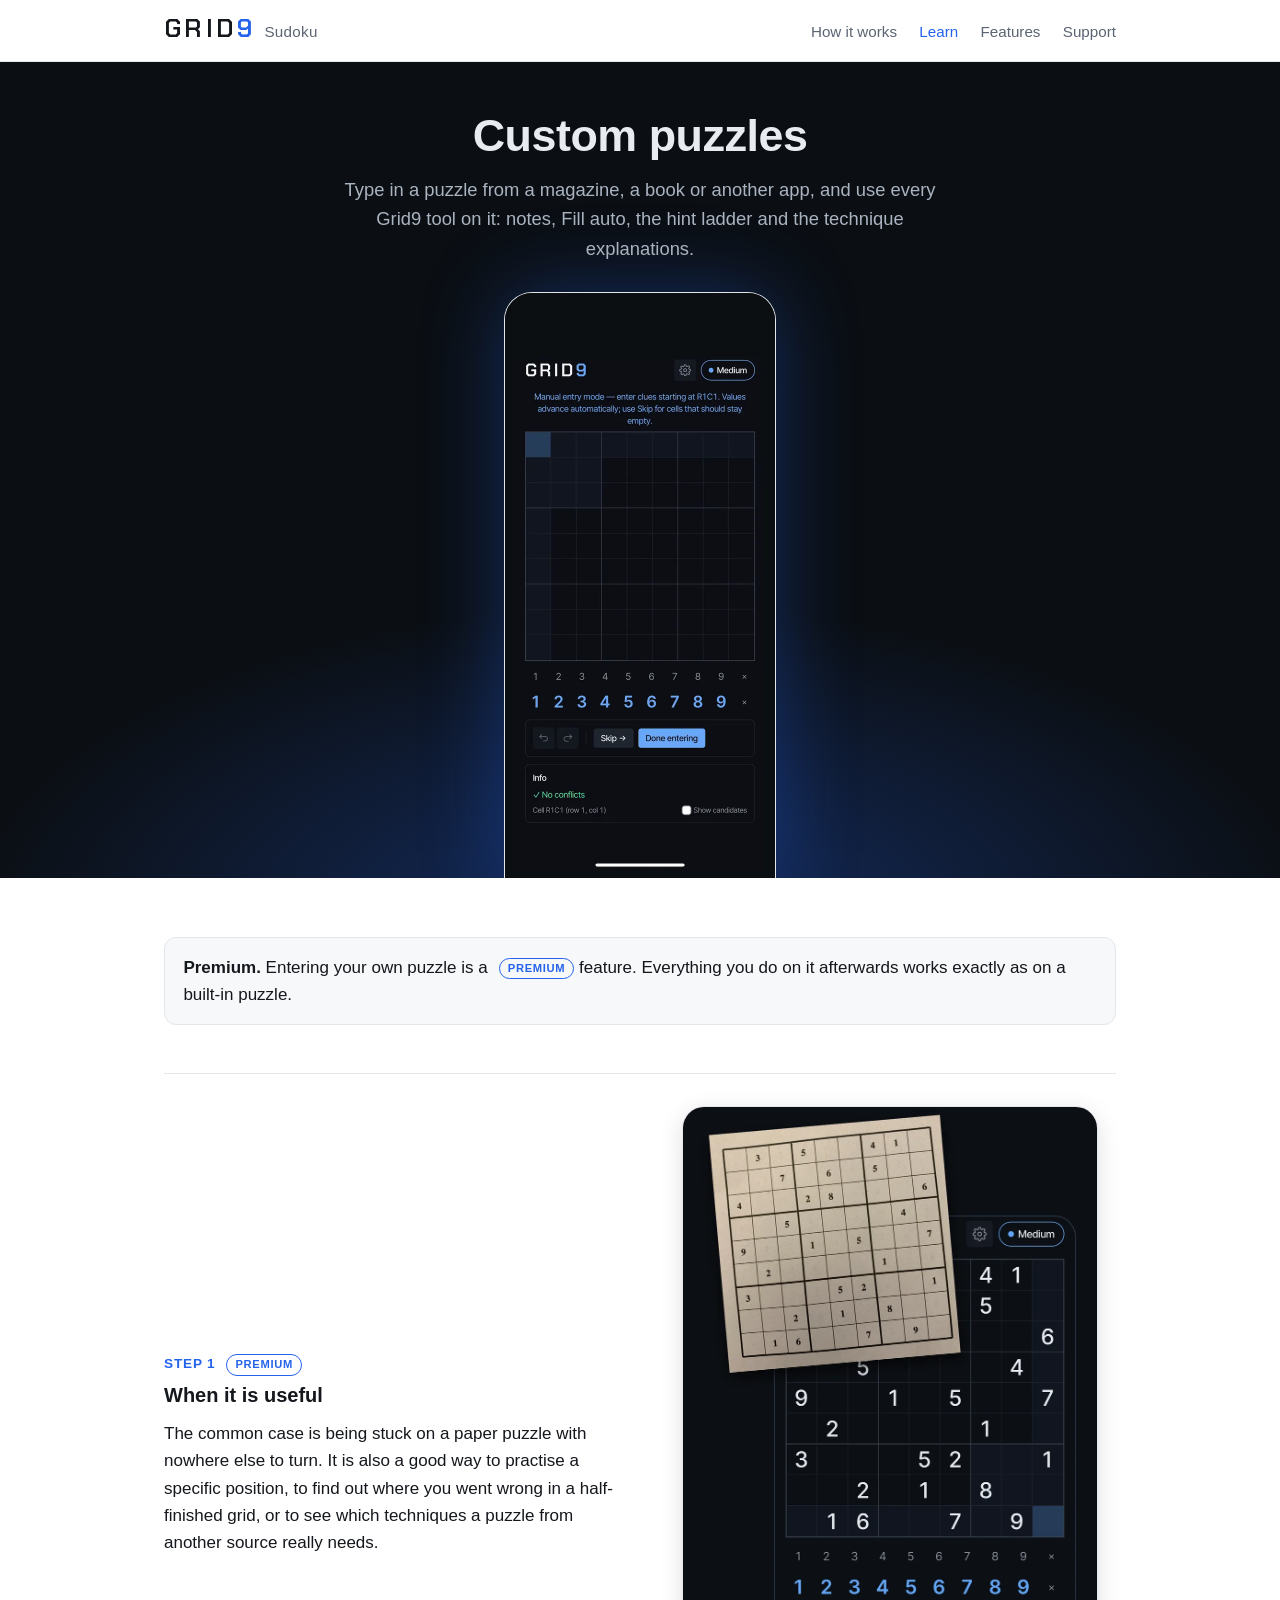
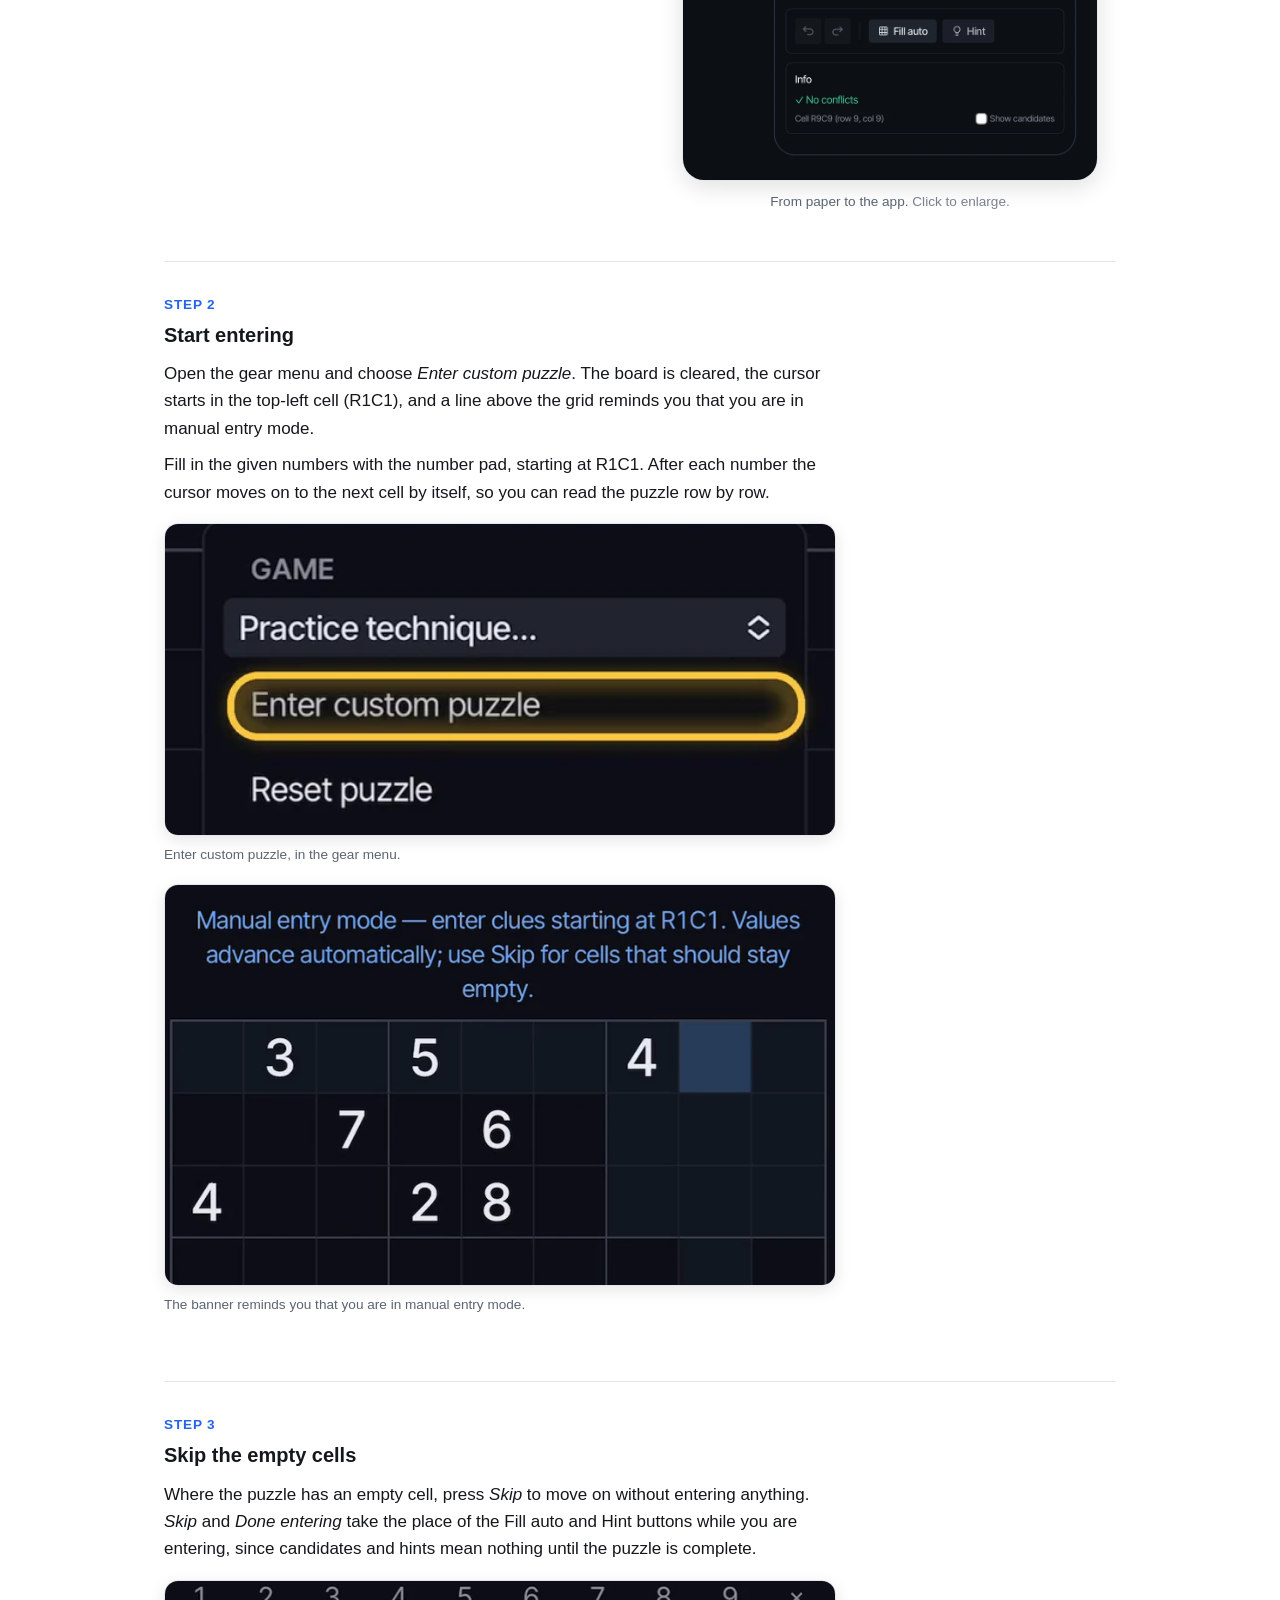
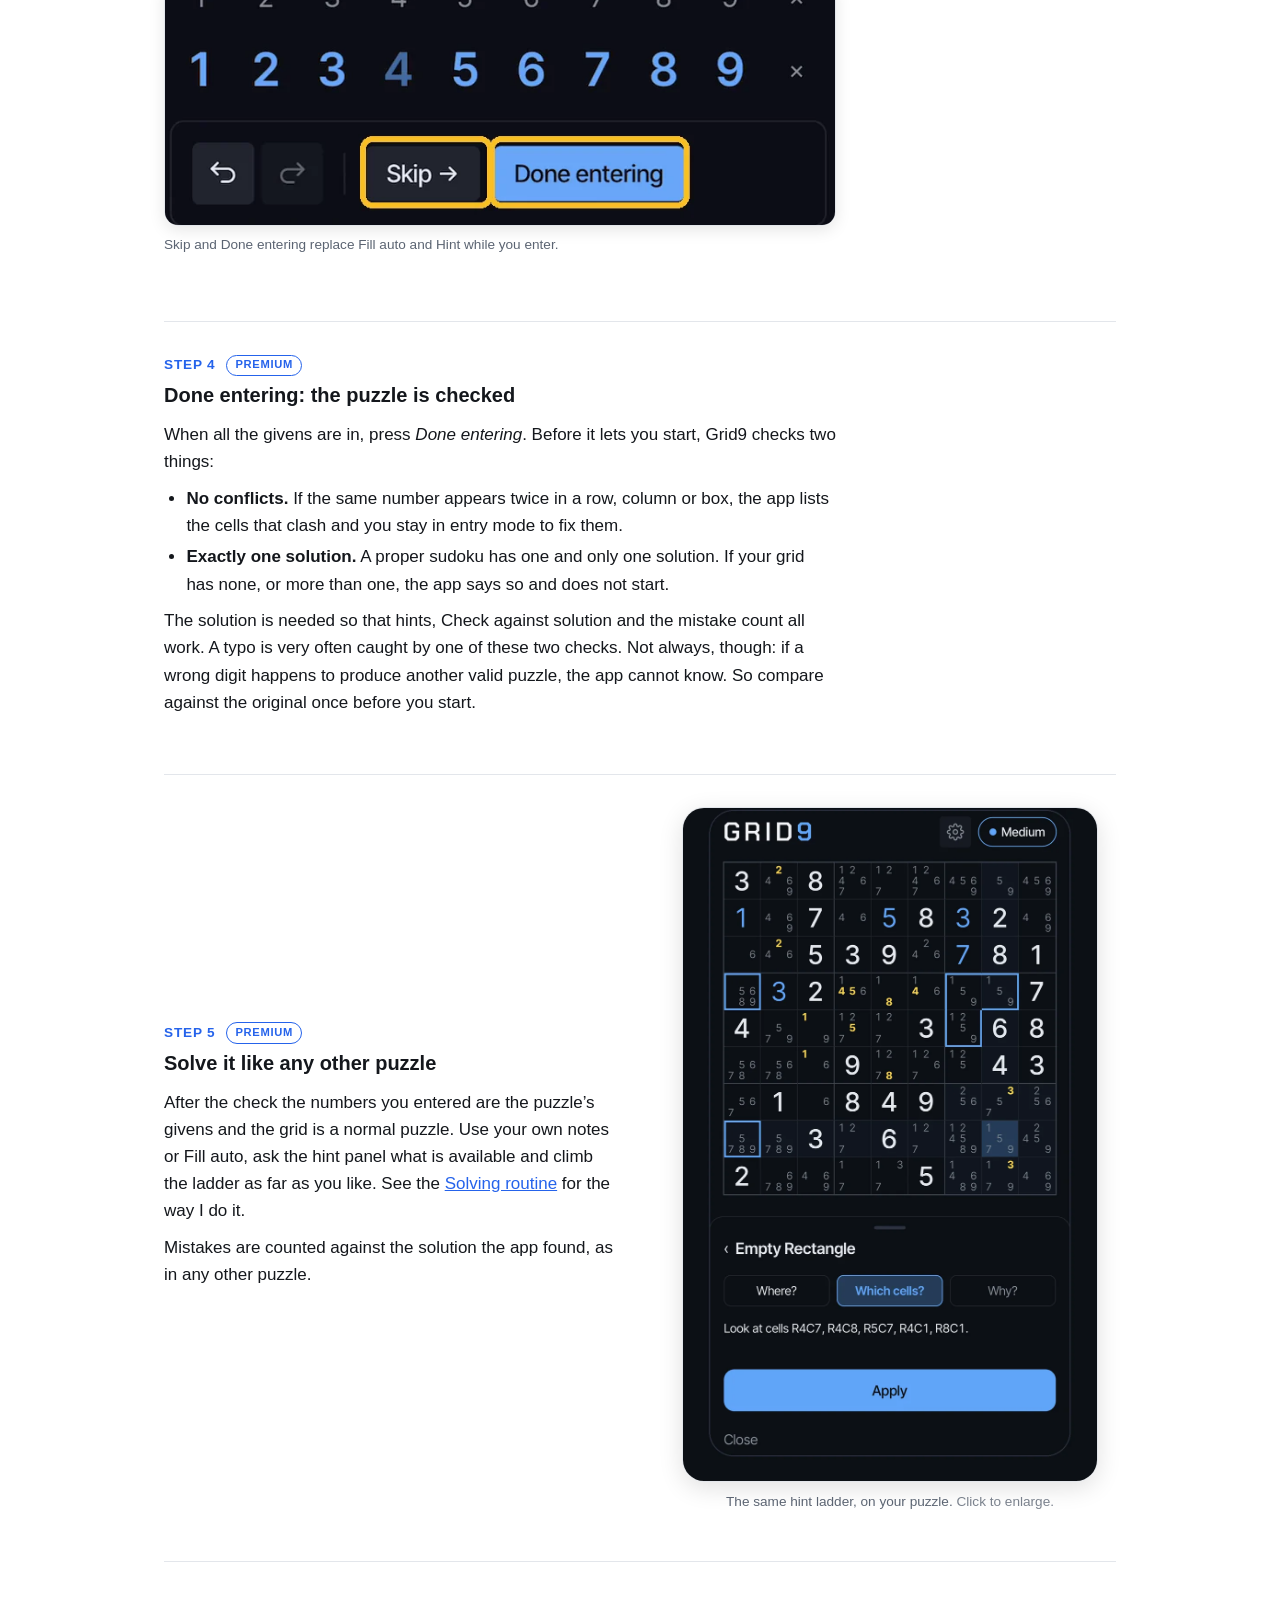
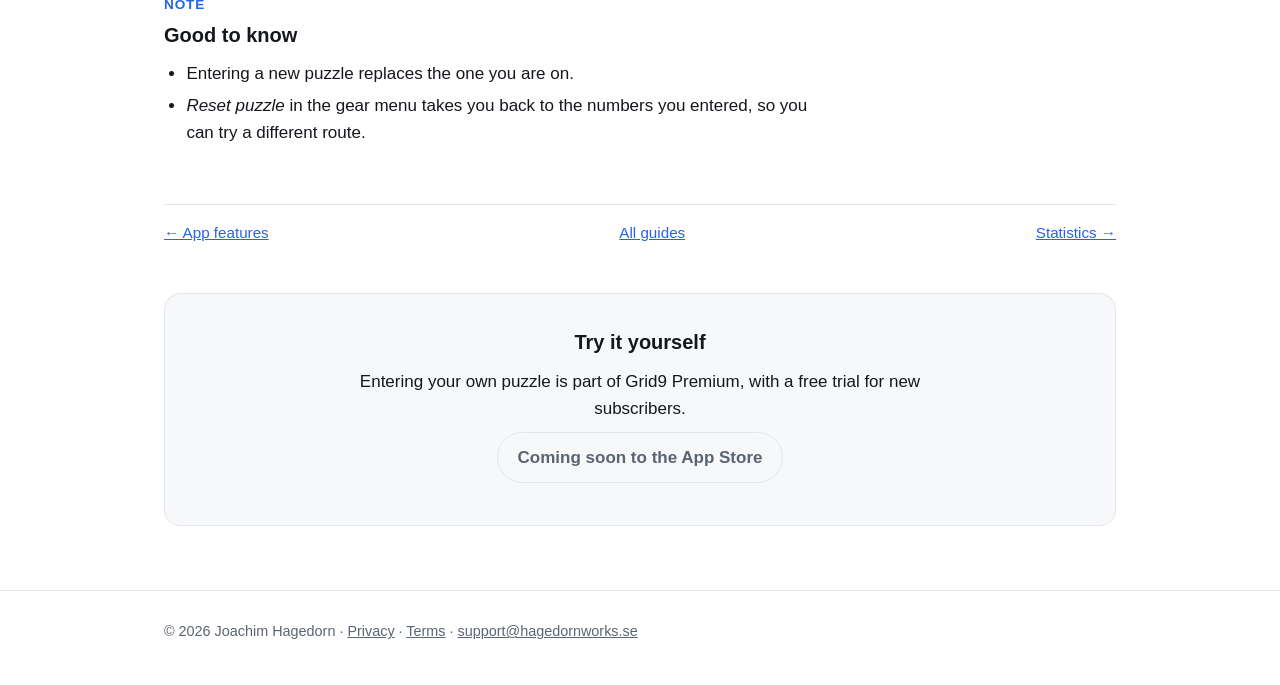
<file: grid9/learn/custom-puzzles/index.html>
<!doctype html>
<html lang="en">
<head>
<meta charset="utf-8">
<meta name="viewport" content="width=device-width, initial-scale=1">
<title>Custom puzzles — Grid9 Sudoku</title>
<meta name="description" content="How to type in a sudoku from paper or another app and use Grid9's notes, Fill auto and hint ladder on it.">
<meta property="og:type" content="website">
<meta property="og:title" content="Custom puzzles — Grid9 Sudoku">
<meta property="og:description" content="How to type in a sudoku from paper or another app and use Grid9's notes, Fill auto and hint ladder on it.">
<link rel="stylesheet" href="../../../assets/site.css">
</head>
<body class="marketing">
<header class="site">
  <div class="wrap">
    <a class="brand" href="../../" aria-label="Grid9 Sudoku, home"><span class="wm" aria-hidden="true">GRID<b>9</b></span><span class="brand-sub" aria-hidden="true">Sudoku</span></a>
    <nav class="site">
      <a href="../../how-it-works/">How it works</a>
      <a href="../../learn/" aria-current="page">Learn</a>
      <a href="../../features/">Features</a>
      <a href="../../support/">Support</a>
    </nav>
  </div>
</header>
<main>
<section class="dhero dband has-media"><div class="wrap dwrap"><h1>Custom puzzles</h1><p class="dlead">Type in a puzzle from a magazine, a book or another app, and use every Grid9 tool on it: notes, Fill auto, the hint ladder and the technique explanations.</p><div class="dhero-media"><figure class="shot"><video autoplay muted loop playsinline preload="metadata" poster="../../../assets/img/custom.webp" aria-label="Entering a puzzle, then solving it with Fill auto and the hint ladder"><source src="../../../assets/video/custom.mp4" type="video/mp4"></video></figure></div></div></section>
<div class="wrap dafter">
<div class="card">
  <p><strong>Premium.</strong> Entering your own puzzle is a <span class="pill" title="Needs Grid9 Premium">Premium</span> feature. Everything you do on it afterwards works exactly as on a built-in puzzle.</p>
</div>

<section class="step">
  <div class="step-text">
    <p class="step-n">Step 1 <span class="pill" title="Needs Grid9 Premium">Premium</span></p>
    <h2>When it is useful</h2>
    <p>The common case is being stuck on a paper puzzle with nowhere else to turn. It is also a good way to practise a specific position, to find out where you went wrong in a half-finished grid, or to see which techniques a puzzle from another source really needs.</p>
    
    
  </div>
  <figure class="shot"><a class="zoom" href="../../../assets/img/paper-full.webp" target="_blank" rel="noopener" title="Click to enlarge"><img src="../../../assets/img/paper.webp" alt="A paper sudoku next to the app on a phone" loading="lazy"></a><figcaption>From paper to the app. <span class="zoomhint">Click to enlarge.</span></figcaption></figure>
</section>

<section class="step solo">
  <div class="step-text">
    <p class="step-n">Step 2</p>
    <h2>Start entering</h2>
    <p>Open the gear menu and choose <em>Enter custom puzzle</em>. The board is cleared, the cursor starts in the top-left cell (R1C1), and a line above the grid reminds you that you are in manual entry mode.</p>
<p>Fill in the given numbers with the number pad, starting at R1C1. After each number the cursor moves on to the next cell by itself, so you can read the puzzle row by row.</p>
    <figure class="detail"><a class="zoom" href="../../../assets/img/d-custom-menu.webp" target="_blank" rel="noopener" title="Click to enlarge"><img src="../../../assets/img/d-custom-menu.webp" alt="Gear menu with Enter custom puzzle ringed" loading="lazy"></a><figcaption>Enter custom puzzle, in the gear menu.</figcaption></figure><figure class="detail"><a class="zoom" href="../../../assets/img/d-custom-entry.webp" target="_blank" rel="noopener" title="Click to enlarge"><img src="../../../assets/img/d-custom-entry.webp" alt="The grid in manual entry mode with its banner" loading="lazy"></a><figcaption>The banner reminds you that you are in manual entry mode.</figcaption></figure>
    
  </div>
  
</section>

<section class="step solo">
  <div class="step-text">
    <p class="step-n">Step 3</p>
    <h2>Skip the empty cells</h2>
    <p>Where the puzzle has an empty cell, press <em>Skip</em> to move on without entering anything. <em>Skip</em> and <em>Done entering</em> take the place of the Fill auto and Hint buttons while you are entering, since candidates and hints mean nothing until the puzzle is complete.</p>
    <figure class="detail"><a class="zoom" href="../../../assets/img/d-custom-buttons.webp" target="_blank" rel="noopener" title="Click to enlarge"><img src="../../../assets/img/d-custom-buttons.webp" alt="Close-up of the Skip and Done entering buttons" loading="lazy"></a><figcaption>Skip and Done entering replace Fill auto and Hint while you enter.</figcaption></figure>
    
  </div>
  
</section>

<section class="step solo">
  <div class="step-text">
    <p class="step-n">Step 4 <span class="pill" title="Needs Grid9 Premium">Premium</span></p>
    <h2>Done entering: the puzzle is checked</h2>
    <p>When all the givens are in, press <em>Done entering</em>. Before it lets you start, Grid9 checks two things:</p>
<ul>
<li><strong>No conflicts.</strong> If the same number appears twice in a row, column or box, the app lists the cells that clash and you stay in entry mode to fix them.</li>
<li><strong>Exactly one solution.</strong> A proper sudoku has one and only one solution. If your grid has none, or more than one, the app says so and does not start.</li>
</ul>
<p>The solution is needed so that hints, Check against solution and the mistake count all work. A typo is very often caught by one of these two checks. Not always, though: if a wrong digit happens to produce another valid puzzle, the app cannot know. So compare against the original once before you start.</p>
    
    
  </div>
  
</section>

<section class="step">
  <div class="step-text">
    <p class="step-n">Step 5 <span class="pill" title="Needs Grid9 Premium">Premium</span></p>
    <h2>Solve it like any other puzzle</h2>
    <p>After the check the numbers you entered are the puzzle&rsquo;s givens and the grid is a normal puzzle. Use your own notes or Fill auto, ask the hint panel what is available and climb the ladder as far as you like. See the <a href="../solving-routine/">Solving routine</a> for the way I do it.</p>
<p>Mistakes are counted against the solution the app found, as in any other puzzle.</p>
    
    
  </div>
  <figure class="shot"><a class="zoom" href="../../../assets/img/ladder-full.webp" target="_blank" rel="noopener" title="Click to enlarge"><img src="../../../assets/img/ladder.webp" alt="The step ladder on a puzzle" loading="lazy"></a><figcaption>The same hint ladder, on your puzzle. <span class="zoomhint">Click to enlarge.</span></figcaption></figure>
</section>

<section class="step solo">
  <div class="step-text">
    <p class="step-n">Note</p>
    <h2>Good to know</h2>
    <ul>
<li>Entering a new puzzle replaces the one you are on.</li>
<li><em>Reset puzzle</em> in the gear menu takes you back to the numbers you entered, so you can try a different route.</li>
</ul>
    
    
  </div>
  
</section>

<p class="learn-nav"><a href="../app-features/">&larr; App features</a> <a href="../">All guides</a> <a href="../statistics/">Statistics &rarr;</a></p>
<section class="cta">
  <h2>Try it yourself</h2>
  <p>Entering your own puzzle is part of Grid9 Premium, with a free trial for new subscribers.</p>
  <p><span class="btn disabled" aria-disabled="true">Coming soon to the App Store</span></p>
</section>
</div>
</main>
<footer class="site">
  <div class="wrap">
    <p>&copy; 2026 Joachim Hagedorn &middot; <a href="../../privacy/">Privacy</a> &middot; <a href="../../terms/">Terms</a> &middot; <a href="mailto:support@hagedornworks.se">support@hagedornworks.se</a></p>
  </div>
</footer>
</body>
</html>
</file>
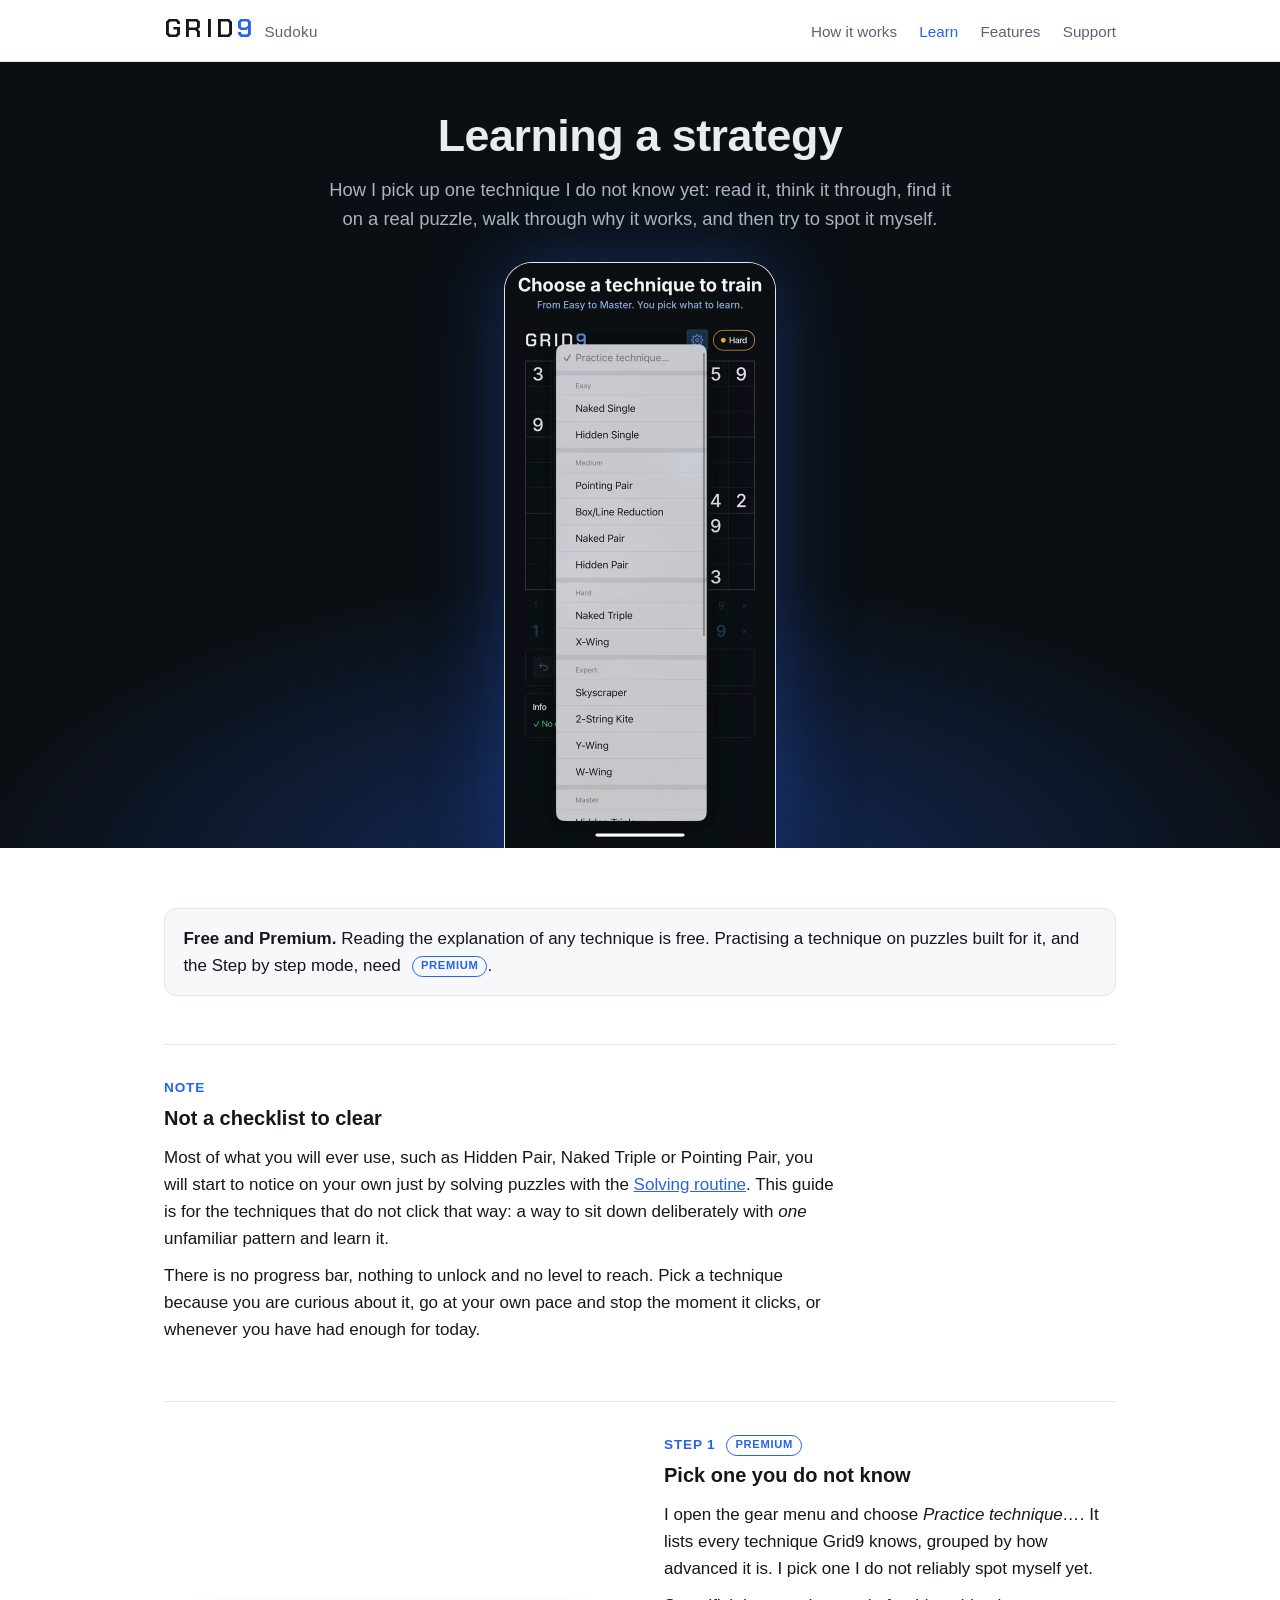
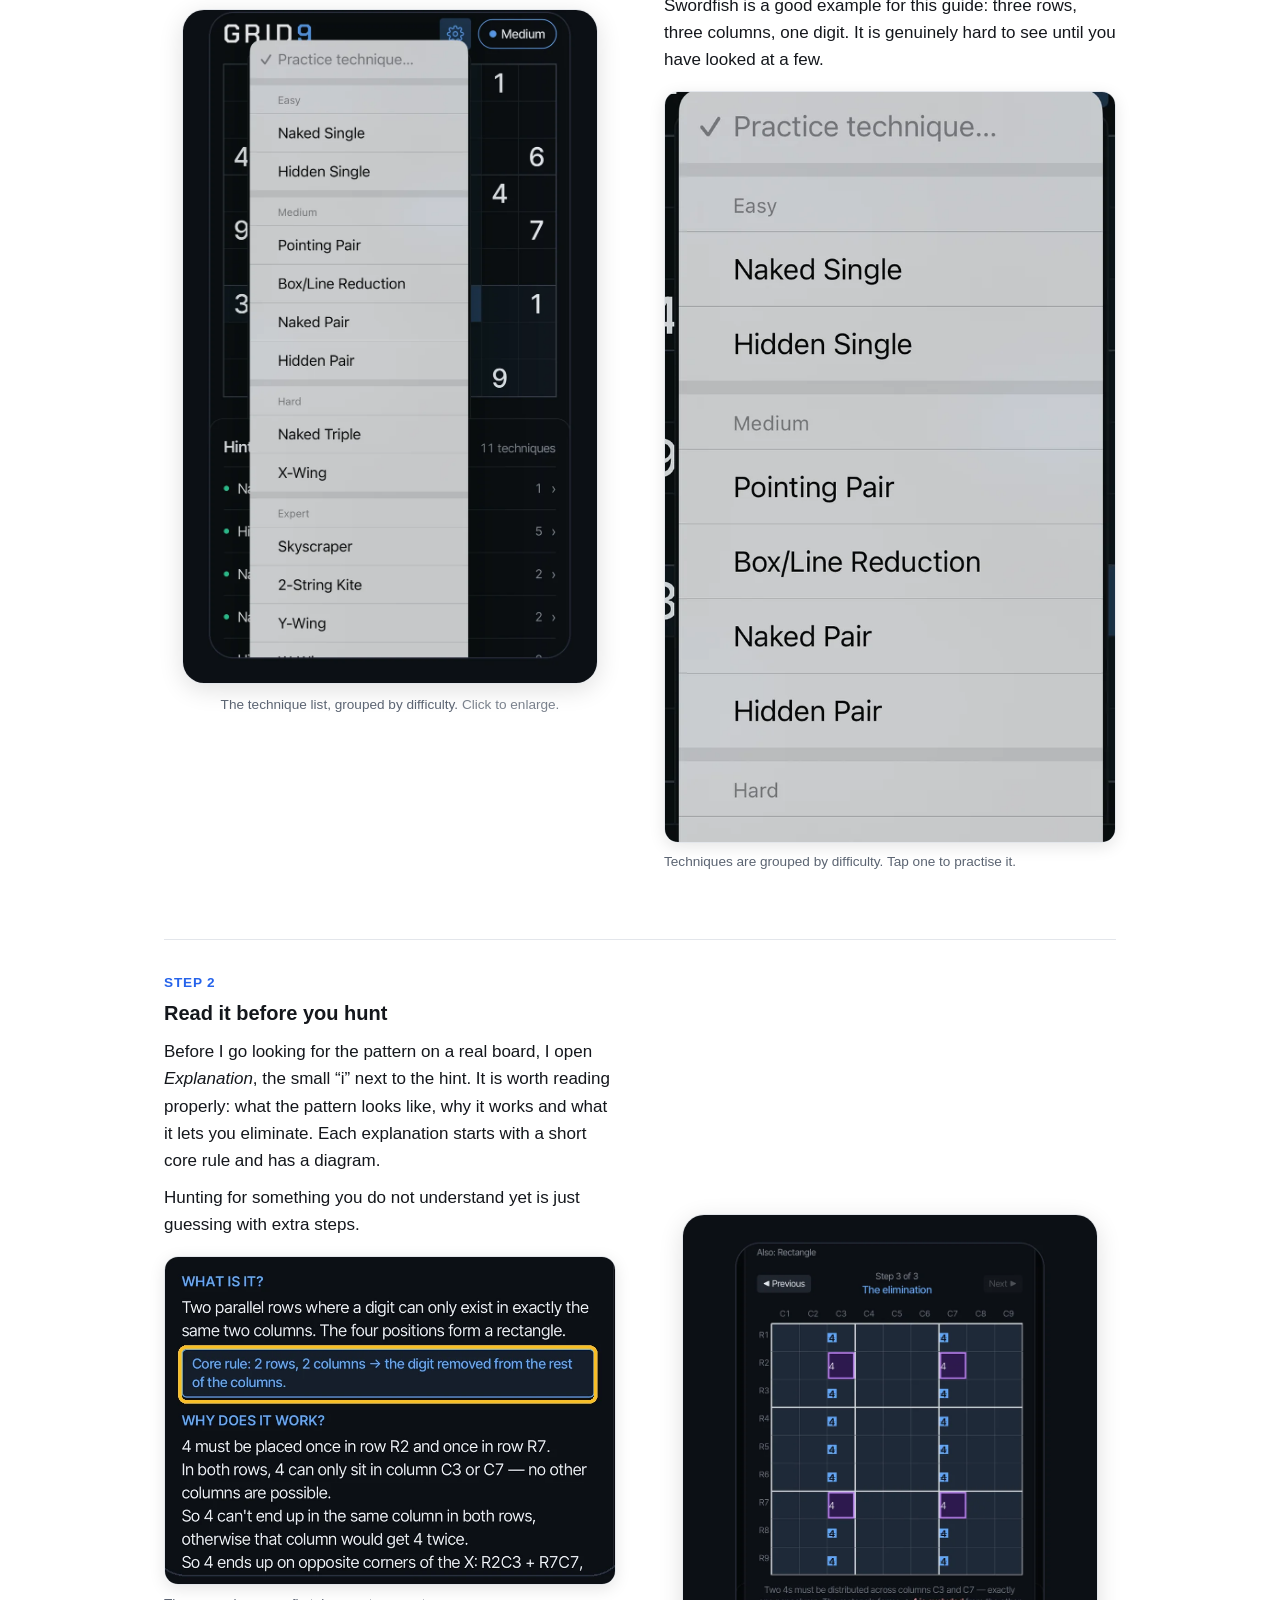
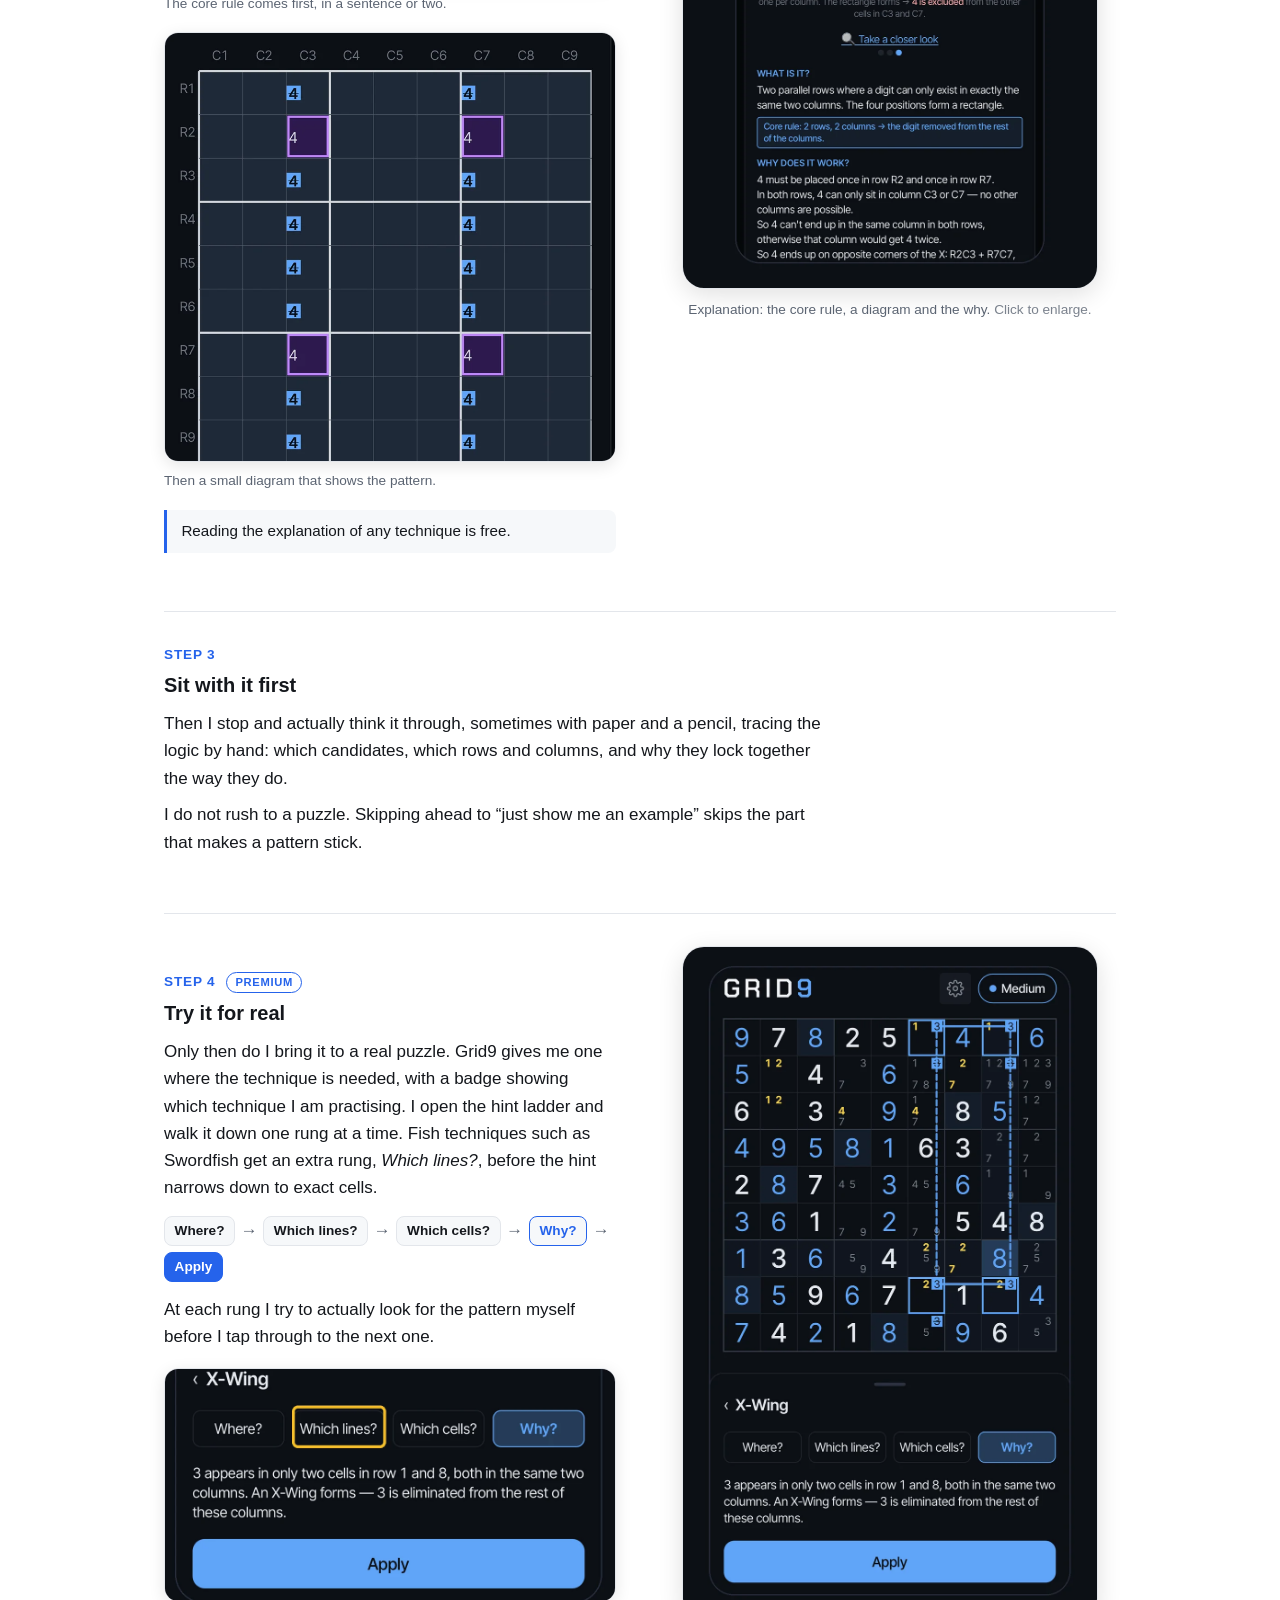
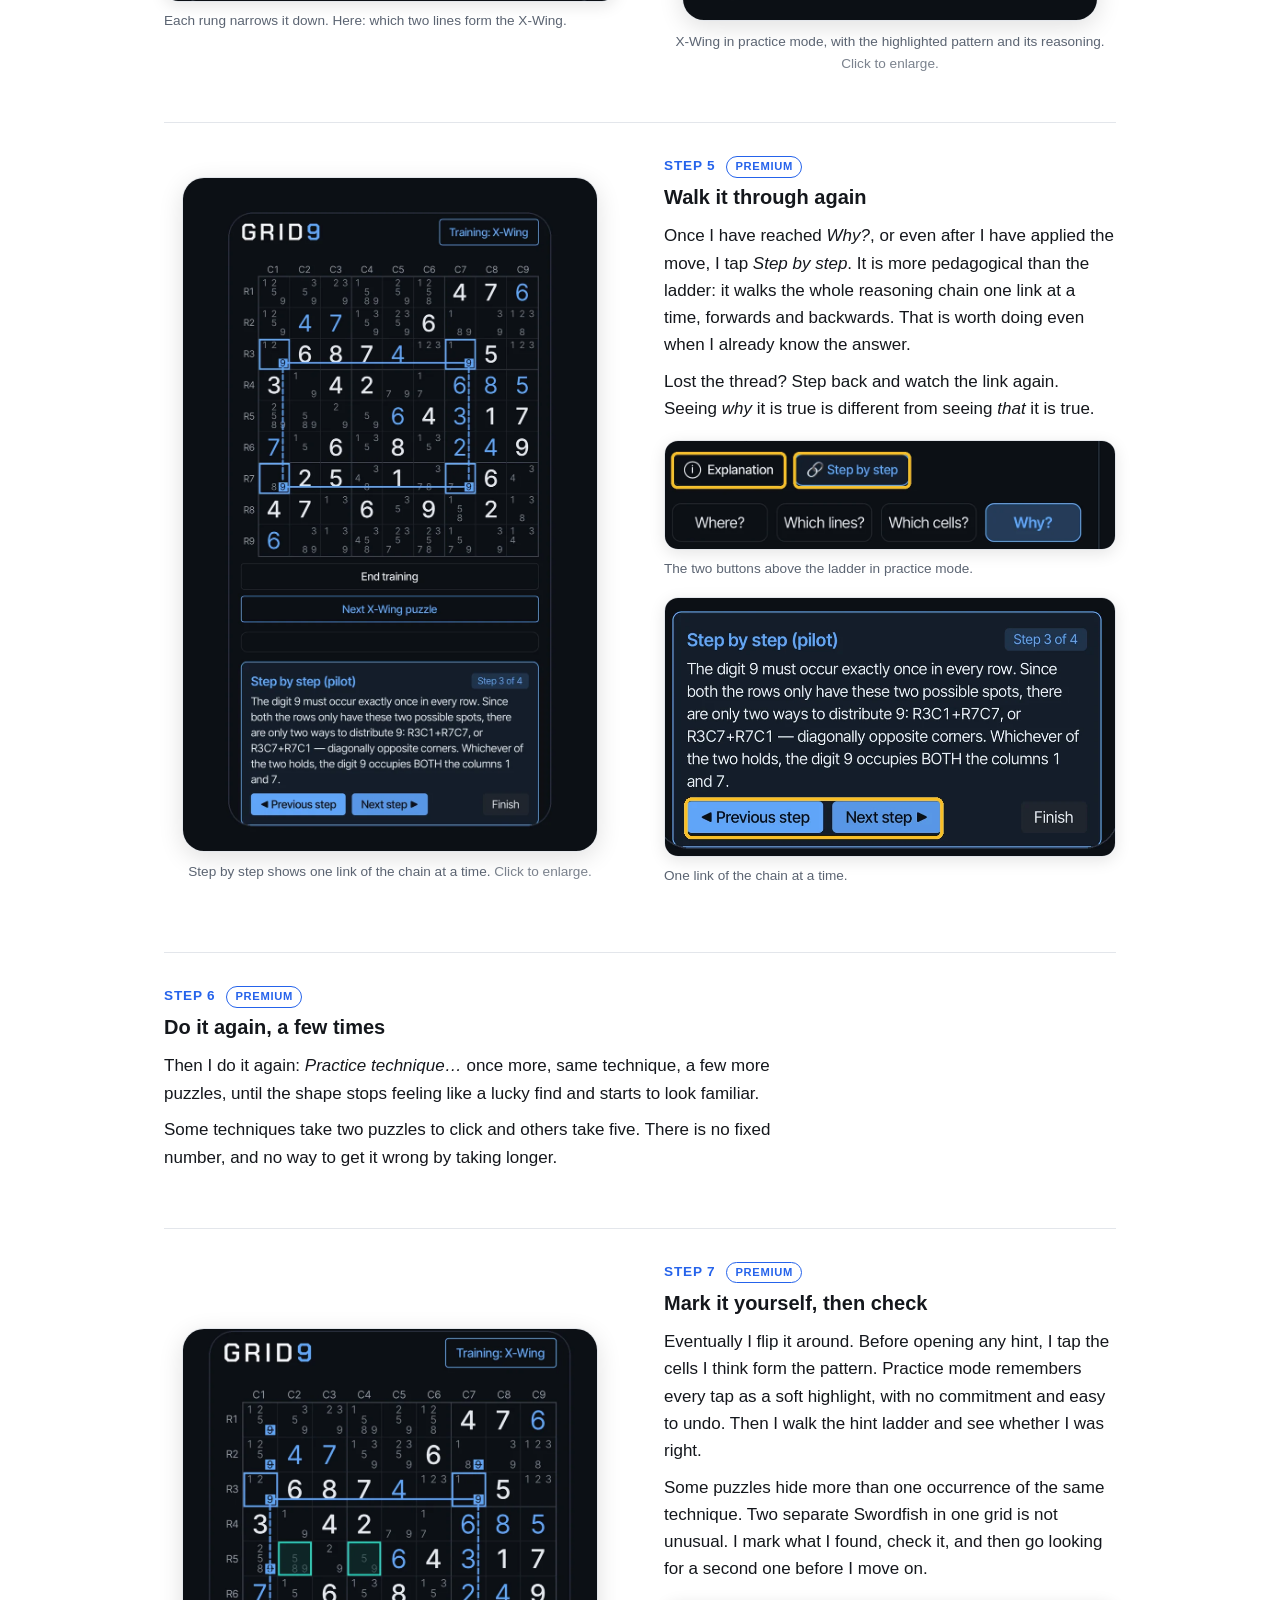
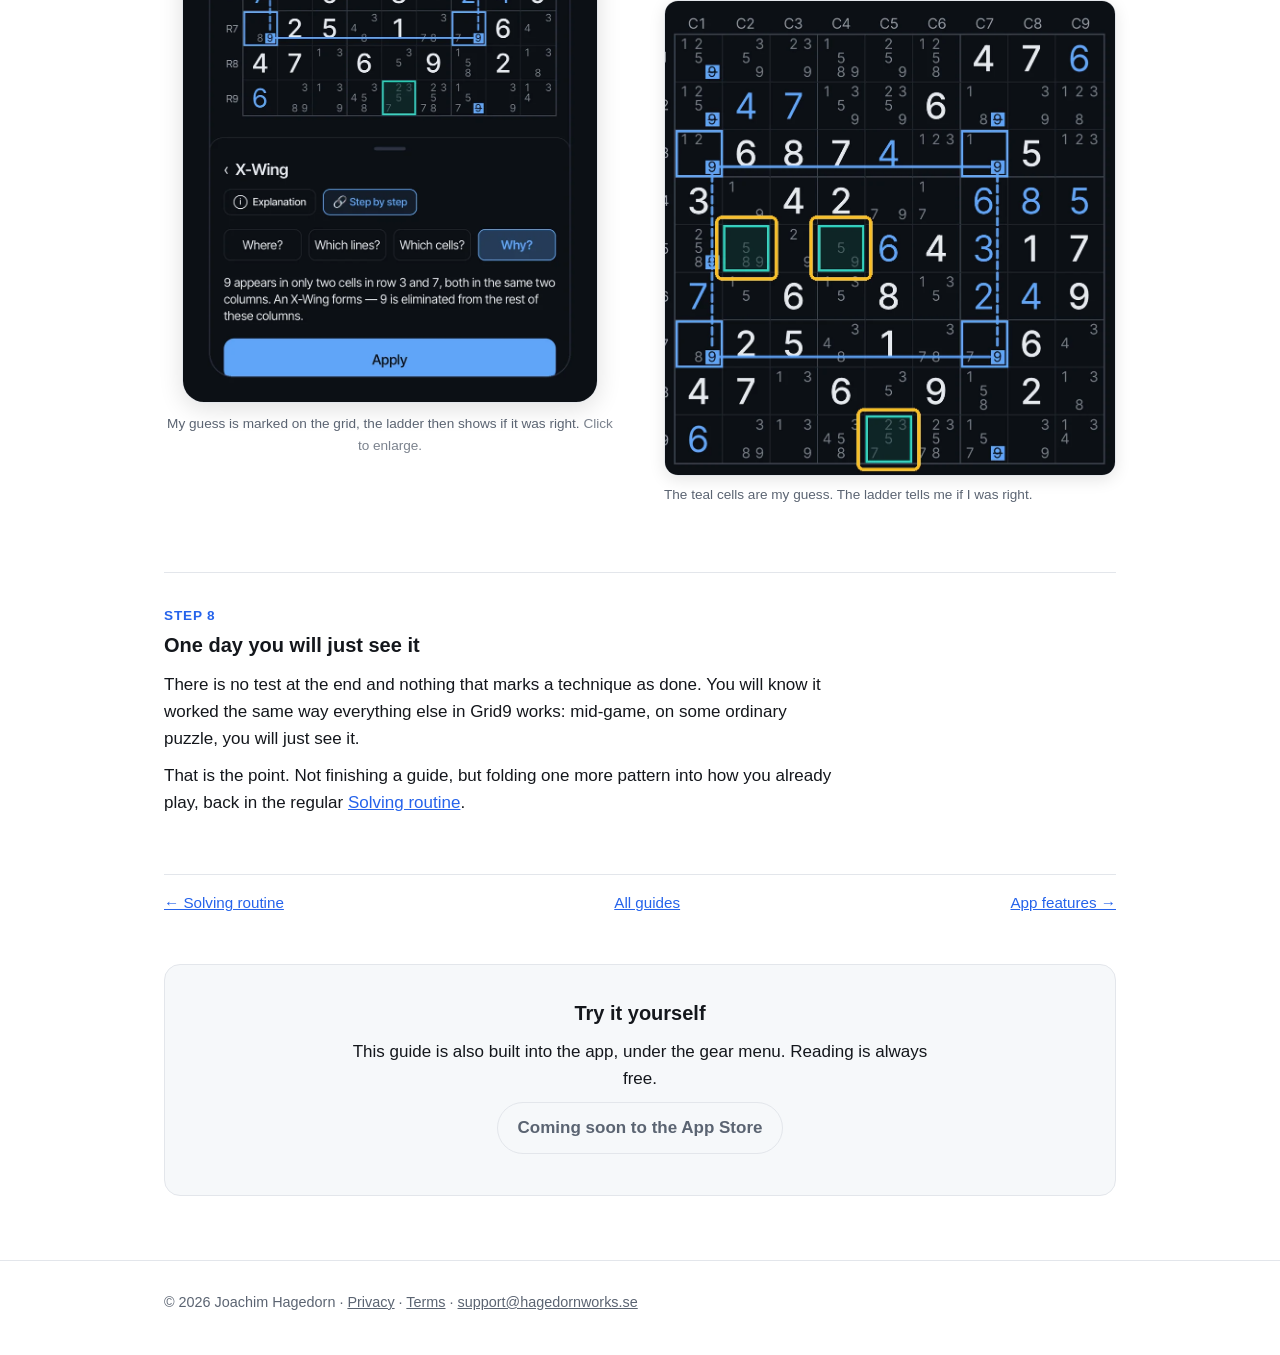
<file: grid9/learn/learning-a-strategy/index.html>
<!doctype html>
<html lang="en">
<head>
<meta charset="utf-8">
<meta name="viewport" content="width=device-width, initial-scale=1">
<title>Learning a strategy — Grid9 Sudoku</title>
<meta name="description" content="How to learn one new sudoku technique on purpose: read the explanation, think it through, practise on real puzzles, use Step by step and mark the pattern yourself.">
<meta property="og:type" content="website">
<meta property="og:title" content="Learning a strategy — Grid9 Sudoku">
<meta property="og:description" content="How to learn one new sudoku technique on purpose: read the explanation, think it through, practise on real puzzles, use Step by step and mark the pattern yourself.">
<link rel="stylesheet" href="../../../assets/site.css">
</head>
<body class="marketing">
<header class="site">
  <div class="wrap">
    <a class="brand" href="../../" aria-label="Grid9 Sudoku, home"><span class="wm" aria-hidden="true">GRID<b>9</b></span><span class="brand-sub" aria-hidden="true">Sudoku</span></a>
    <nav class="site">
      <a href="../../how-it-works/">How it works</a>
      <a href="../../learn/" aria-current="page">Learn</a>
      <a href="../../features/">Features</a>
      <a href="../../support/">Support</a>
    </nav>
  </div>
</header>
<main>
<section class="dhero dband has-media"><div class="wrap dwrap"><h1>Learning a strategy</h1><p class="dlead">How I pick up one technique I do not know yet: read it, think it through, find it on a real puzzle, walk through why it works, and then try to spot it myself.</p><div class="dhero-media"><figure class="shot"><video autoplay muted loop playsinline preload="metadata" poster="../../../assets/img/practice.webp" aria-label="Practice mode: choosing a technique, the hint ladder and Step by step"><source src="../../../assets/video/practice.mp4" type="video/mp4"></video></figure></div></div></section>
<div class="wrap dafter">
<div class="card">
  <p><strong>Free and Premium.</strong> Reading the explanation of any technique is free. Practising a technique on puzzles built for it, and the Step by step mode, need <span class="pill" title="Needs Grid9 Premium">Premium</span>.</p>
</div>

<section class="step solo">
  <div class="step-text">
    <p class="step-n">Note</p>
    <h2>Not a checklist to clear</h2>
    <p>Most of what you will ever use, such as Hidden Pair, Naked Triple or Pointing Pair, you will start to notice on your own just by solving puzzles with the <a href="../solving-routine/">Solving routine</a>. This guide is for the techniques that do not click that way: a way to sit down deliberately with <em>one</em> unfamiliar pattern and learn it.</p>
<p>There is no progress bar, nothing to unlock and no level to reach. Pick a technique because you are curious about it, go at your own pace and stop the moment it clicks, or whenever you have had enough for today.</p>
    
    
  </div>
  
</section>

<section class="step">
  <div class="step-text">
    <p class="step-n">Step 1 <span class="pill" title="Needs Grid9 Premium">Premium</span></p>
    <h2>Pick one you do not know</h2>
    <p>I open the gear menu and choose <em>Practice technique&hellip;</em>. It lists every technique Grid9 knows, grouped by how advanced it is. I pick one I do not reliably spot myself yet.</p>
<p>Swordfish is a good example for this guide: three rows, three columns, one digit. It is genuinely hard to see until you have looked at a few.</p>
    <figure class="detail"><a class="zoom" href="../../../assets/img/d-picker.webp" target="_blank" rel="noopener" title="Click to enlarge"><img src="../../../assets/img/d-picker.webp" alt="Close-up of the Practice technique list" loading="lazy"></a><figcaption>Techniques are grouped by difficulty. Tap one to practise it.</figcaption></figure>
    
  </div>
  <figure class="shot"><a class="zoom" href="../../../assets/img/practice-picker-full.webp" target="_blank" rel="noopener" title="Click to enlarge"><img src="../../../assets/img/practice-picker.webp" alt="The Practice technique menu listing techniques grouped as Easy, Medium and Hard" loading="lazy"></a><figcaption>The technique list, grouped by difficulty. <span class="zoomhint">Click to enlarge.</span></figcaption></figure>
</section>

<section class="step">
  <div class="step-text">
    <p class="step-n">Step 2</p>
    <h2>Read it before you hunt</h2>
    <p>Before I go looking for the pattern on a real board, I open <em>Explanation</em>, the small &ldquo;i&rdquo; next to the hint. It is worth reading properly: what the pattern looks like, why it works and what it lets you eliminate. Each explanation starts with a short core rule and has a diagram.</p>
<p>Hunting for something you do not understand yet is just guessing with extra steps.</p>
    <figure class="detail"><a class="zoom" href="../../../assets/img/d-explanation.webp" target="_blank" rel="noopener" title="Click to enlarge"><img src="../../../assets/img/d-explanation.webp" alt="Close-up of the core rule of an Explanation page" loading="lazy"></a><figcaption>The core rule comes first, in a sentence or two.</figcaption></figure><figure class="detail"><a class="zoom" href="../../../assets/img/d-explanation-diagram.webp" target="_blank" rel="noopener" title="Click to enlarge"><img src="../../../assets/img/d-explanation-diagram.webp" alt="Close-up of the diagram on an Explanation page" loading="lazy"></a><figcaption>Then a small diagram that shows the pattern.</figcaption></figure>
    <p class="note">Reading the explanation of any technique is free.</p>
  </div>
  <figure class="shot"><a class="zoom" href="../../../assets/img/explanation-full.webp" target="_blank" rel="noopener" title="Click to enlarge"><img src="../../../assets/img/explanation.webp" alt="An Explanation page with a core rule, a diagram and the reasoning" loading="lazy"></a><figcaption>Explanation: the core rule, a diagram and the why. <span class="zoomhint">Click to enlarge.</span></figcaption></figure>
</section>

<section class="step solo">
  <div class="step-text">
    <p class="step-n">Step 3</p>
    <h2>Sit with it first</h2>
    <p>Then I stop and actually think it through, sometimes with paper and a pencil, tracing the logic by hand: which candidates, which rows and columns, and why they lock together the way they do.</p>
<p>I do not rush to a puzzle. Skipping ahead to &ldquo;just show me an example&rdquo; skips the part that makes a pattern stick.</p>
    
    
  </div>
  
</section>

<section class="step">
  <div class="step-text">
    <p class="step-n">Step 4 <span class="pill" title="Needs Grid9 Premium">Premium</span></p>
    <h2>Try it for real</h2>
    <p>Only then do I bring it to a real puzzle. Grid9 gives me one where the technique is needed, with a badge showing which technique I am practising. I open the hint ladder and walk it down one rung at a time. Fish techniques such as Swordfish get an extra rung, <em>Which lines?</em>, before the hint narrows down to exact cells.</p>
<div class="ladder"><span class="rung">Where?</span><span class="arrow" aria-hidden="true">&rarr;</span><span class="rung">Which lines?</span><span class="arrow" aria-hidden="true">&rarr;</span><span class="rung">Which cells?</span><span class="arrow" aria-hidden="true">&rarr;</span><span class="rung on">Why?</span><span class="arrow" aria-hidden="true">&rarr;</span><span class="rung apply">Apply</span></div>
<p>At each rung I try to actually look for the pattern myself before I tap through to the next one.</p>
    <figure class="detail"><a class="zoom" href="../../../assets/img/d-xwing.webp" target="_blank" rel="noopener" title="Click to enlarge"><img src="../../../assets/img/d-xwing.webp" alt="Close-up of the Which lines step for X-Wing" loading="lazy"></a><figcaption>Each rung narrows it down. Here: which two lines form the X-Wing.</figcaption></figure>
    
  </div>
  <figure class="shot"><a class="zoom" href="../../../assets/img/xwing-full.webp" target="_blank" rel="noopener" title="Click to enlarge"><img src="../../../assets/img/xwing.webp" alt="The hint ladder for X-Wing with Where, Which lines, Which cells and Why" loading="lazy"></a><figcaption>X-Wing in practice mode, with the highlighted pattern and its reasoning. <span class="zoomhint">Click to enlarge.</span></figcaption></figure>
</section>

<section class="step">
  <div class="step-text">
    <p class="step-n">Step 5 <span class="pill" title="Needs Grid9 Premium">Premium</span></p>
    <h2>Walk it through again</h2>
    <p>Once I have reached <em>Why?</em>, or even after I have applied the move, I tap <em>Step by step</em>. It is more pedagogical than the ladder: it walks the whole reasoning chain one link at a time, forwards and backwards. That is worth doing even when I already know the answer.</p>
<p>Lost the thread? Step back and watch the link again. Seeing <em>why</em> it is true is different from seeing <em>that</em> it is true.</p>
    <figure class="detail"><a class="zoom" href="../../../assets/img/d-buttons.webp" target="_blank" rel="noopener" title="Click to enlarge"><img src="../../../assets/img/d-buttons.webp" alt="Close-up of the Explanation and Step by step buttons" loading="lazy"></a><figcaption>The two buttons above the ladder in practice mode.</figcaption></figure><figure class="detail"><a class="zoom" href="../../../assets/img/d-stepbystep.webp" target="_blank" rel="noopener" title="Click to enlarge"><img src="../../../assets/img/d-stepbystep.webp" alt="Close-up of the Step by step panel" loading="lazy"></a><figcaption>One link of the chain at a time.</figcaption></figure>
    
  </div>
  <figure class="shot"><a class="zoom" href="../../../assets/img/stepbystep-full.webp" target="_blank" rel="noopener" title="Click to enlarge"><img src="../../../assets/img/stepbystep.webp" alt="The Step by step panel explaining an X-Wing one link at a time" loading="lazy"></a><figcaption>Step by step shows one link of the chain at a time. <span class="zoomhint">Click to enlarge.</span></figcaption></figure>
</section>

<section class="step solo">
  <div class="step-text">
    <p class="step-n">Step 6 <span class="pill" title="Needs Grid9 Premium">Premium</span></p>
    <h2>Do it again, a few times</h2>
    <p>Then I do it again: <em>Practice technique&hellip;</em> once more, same technique, a few more puzzles, until the shape stops feeling like a lucky find and starts to look familiar.</p>
<p>Some techniques take two puzzles to click and others take five. There is no fixed number, and no way to get it wrong by taking longer.</p>
    
    
  </div>
  
</section>

<section class="step">
  <div class="step-text">
    <p class="step-n">Step 7 <span class="pill" title="Needs Grid9 Premium">Premium</span></p>
    <h2>Mark it yourself, then check</h2>
    <p>Eventually I flip it around. Before opening any hint, I tap the cells I think form the pattern. Practice mode remembers every tap as a soft highlight, with no commitment and easy to undo. Then I walk the hint ladder and see whether I was right.</p>
<p>Some puzzles hide more than one occurrence of the same technique. Two separate Swordfish in one grid is not unusual. I mark what I found, check it, and then go looking for a second one before I move on.</p>
    <figure class="detail"><a class="zoom" href="../../../assets/img/d-guess.webp" target="_blank" rel="noopener" title="Click to enlarge"><img src="../../../assets/img/d-guess.webp" alt="Close-up of a practice grid with the cells I guessed marked in teal" loading="lazy"></a><figcaption>The teal cells are my guess. The ladder tells me if I was right.</figcaption></figure>
    
  </div>
  <figure class="shot"><a class="zoom" href="../../../assets/img/practice-guess-full.webp" target="_blank" rel="noopener" title="Click to enlarge"><img src="../../../assets/img/practice-guess.webp" alt="A practice puzzle where the cells I think form the pattern are marked in teal" loading="lazy"></a><figcaption>My guess is marked on the grid, the ladder then shows if it was right. <span class="zoomhint">Click to enlarge.</span></figcaption></figure>
</section>

<section class="step solo">
  <div class="step-text">
    <p class="step-n">Step 8</p>
    <h2>One day you will just see it</h2>
    <p>There is no test at the end and nothing that marks a technique as done. You will know it worked the same way everything else in Grid9 works: mid-game, on some ordinary puzzle, you will just see it.</p>
<p>That is the point. Not finishing a guide, but folding one more pattern into how you already play, back in the regular <a href="../solving-routine/">Solving routine</a>.</p>
    
    
  </div>
  
</section>

<p class="learn-nav"><a href="../solving-routine/">&larr; Solving routine</a> <a href="../">All guides</a> <a href="../app-features/">App features &rarr;</a></p>
<section class="cta">
  <h2>Try it yourself</h2>
  <p>This guide is also built into the app, under the gear menu. Reading is always free.</p>
  <p><span class="btn disabled" aria-disabled="true">Coming soon to the App Store</span></p>
</section>
</div>
</main>
<footer class="site">
  <div class="wrap">
    <p>&copy; 2026 Joachim Hagedorn &middot; <a href="../../privacy/">Privacy</a> &middot; <a href="../../terms/">Terms</a> &middot; <a href="mailto:support@hagedornworks.se">support@hagedornworks.se</a></p>
  </div>
</footer>
</body>
</html>
</file>
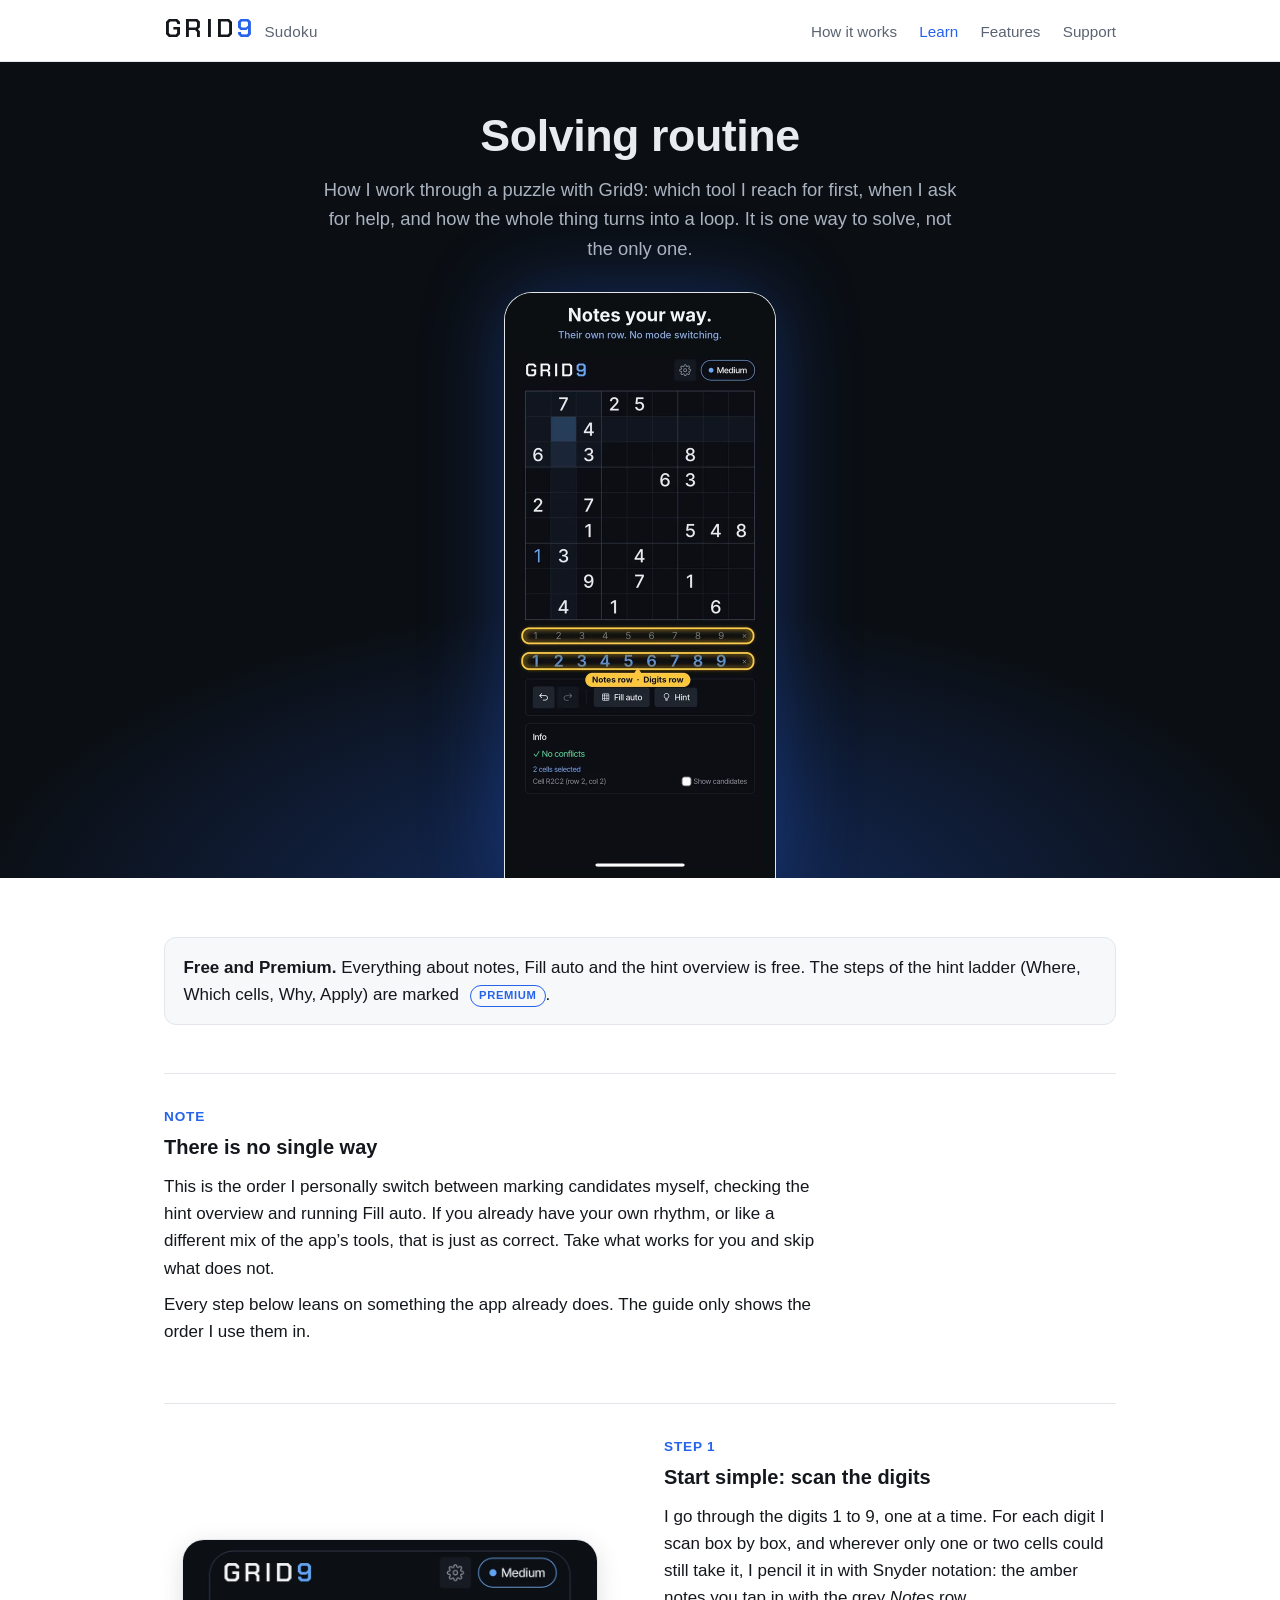
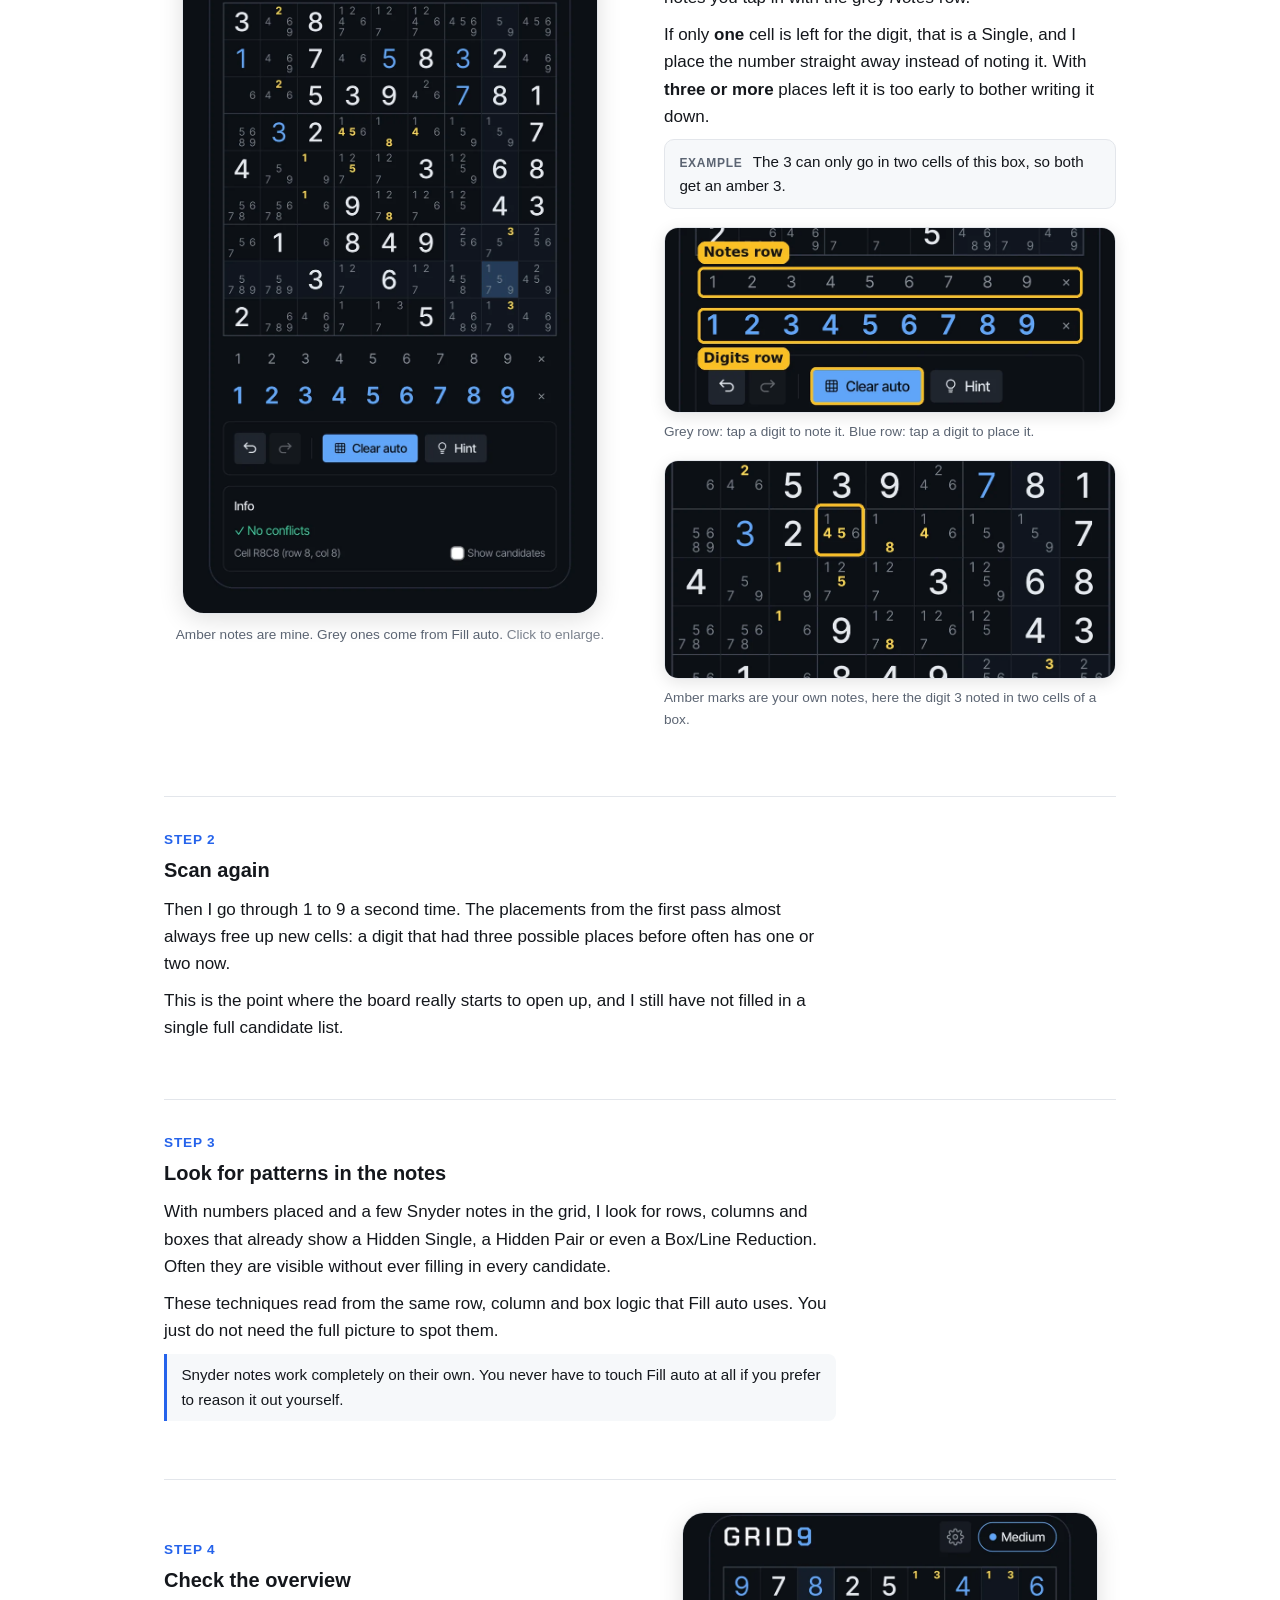
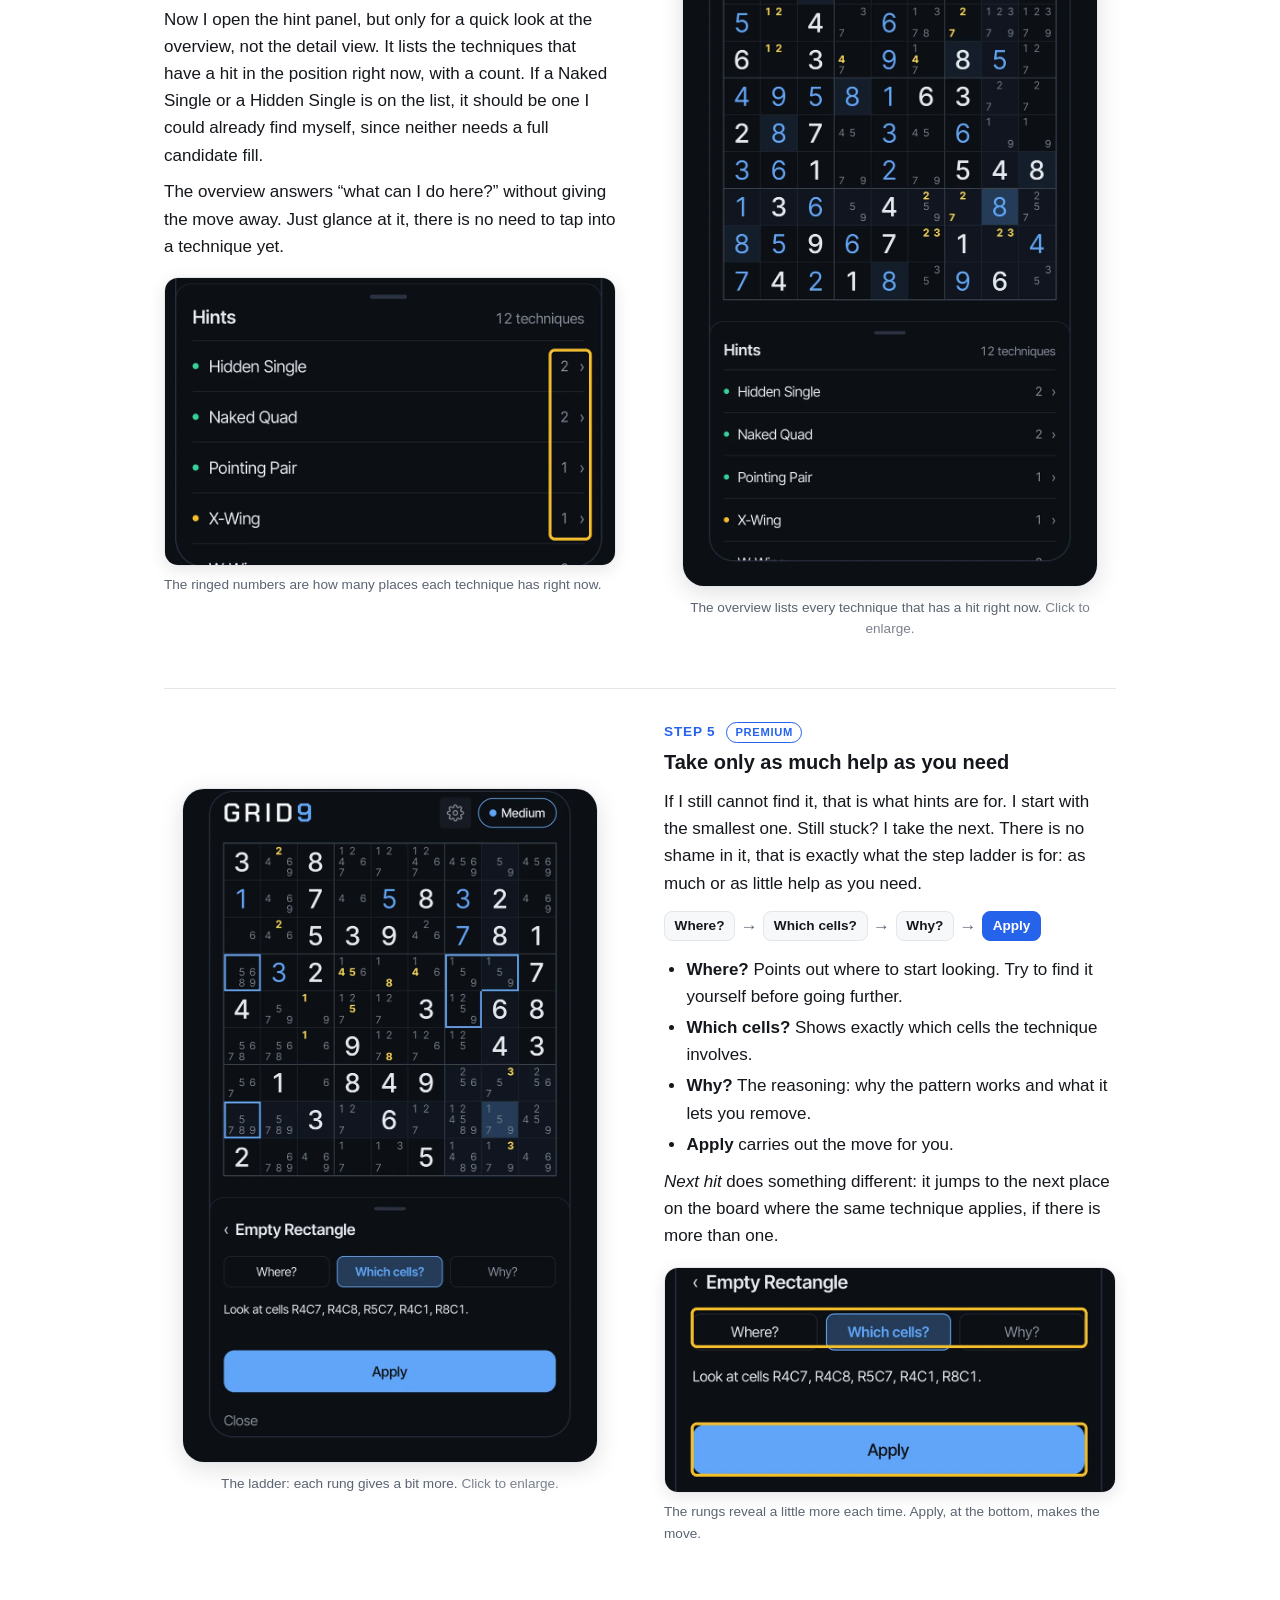
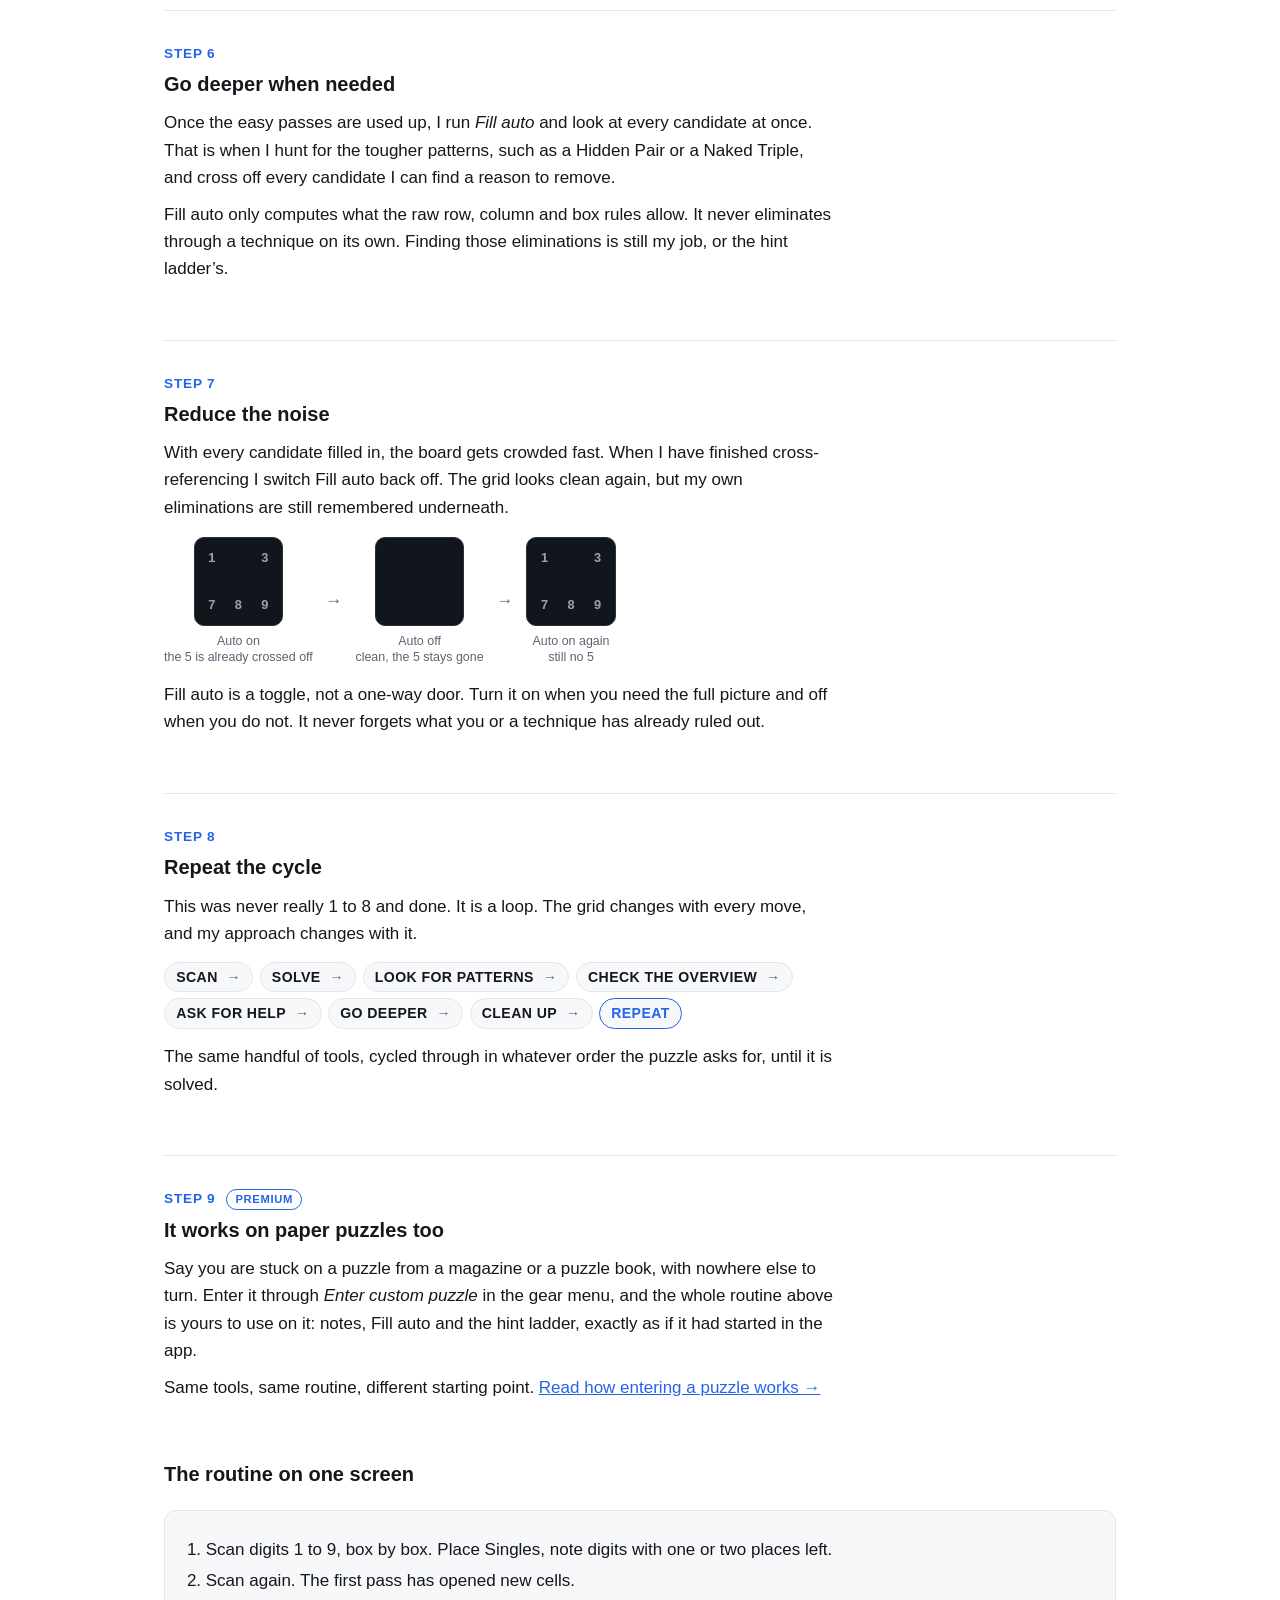
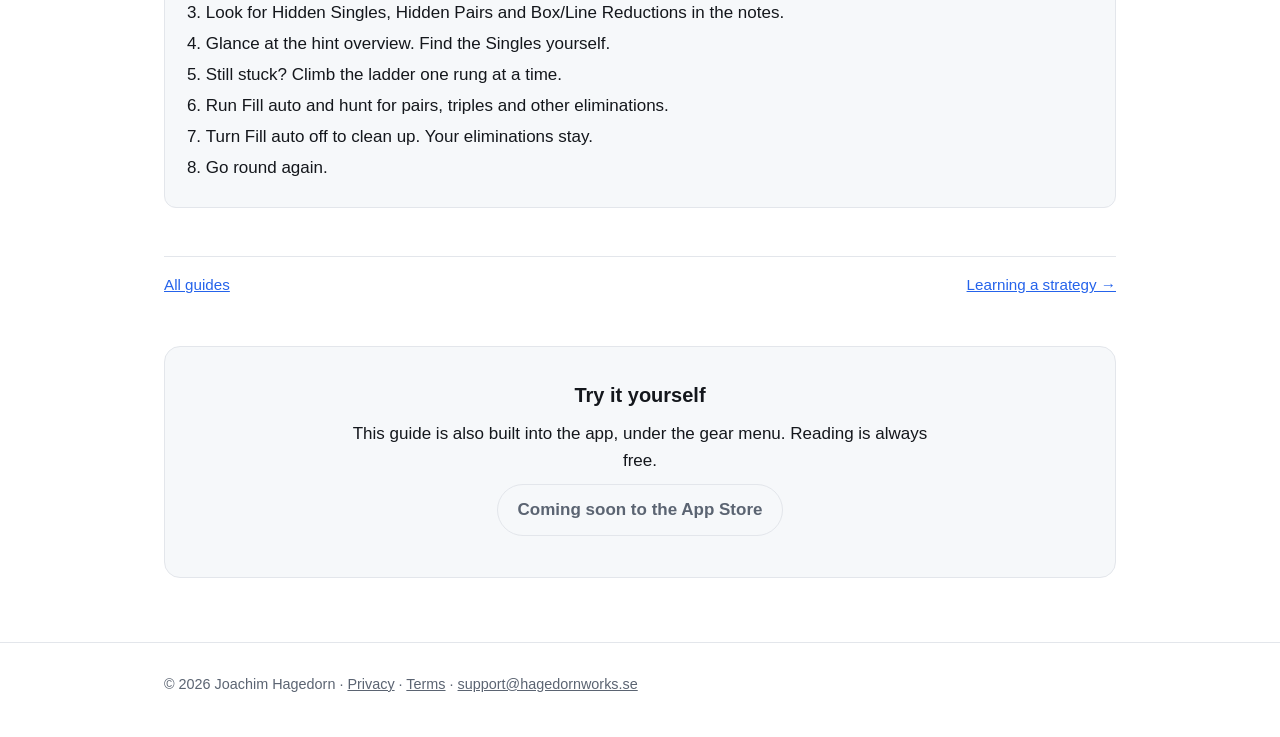
<file: grid9/learn/solving-routine/index.html>
<!doctype html>
<html lang="en">
<head>
<meta charset="utf-8">
<meta name="viewport" content="width=device-width, initial-scale=1">
<title>Solving routine — Grid9 Sudoku</title>
<meta name="description" content="A personal sudoku solving routine with Grid9: scan, note, check the hint overview, ask for help in steps and clean up, as a loop.">
<meta property="og:type" content="website">
<meta property="og:title" content="Solving routine — Grid9 Sudoku">
<meta property="og:description" content="A personal sudoku solving routine with Grid9: scan, note, check the hint overview, ask for help in steps and clean up, as a loop.">
<link rel="stylesheet" href="../../../assets/site.css">
</head>
<body class="marketing">
<header class="site">
  <div class="wrap">
    <a class="brand" href="../../" aria-label="Grid9 Sudoku, home"><span class="wm" aria-hidden="true">GRID<b>9</b></span><span class="brand-sub" aria-hidden="true">Sudoku</span></a>
    <nav class="site">
      <a href="../../how-it-works/">How it works</a>
      <a href="../../learn/" aria-current="page">Learn</a>
      <a href="../../features/">Features</a>
      <a href="../../support/">Support</a>
    </nav>
  </div>
</header>
<main>
<section class="dhero dband has-media"><div class="wrap dwrap"><h1>Solving routine</h1><p class="dlead">How I work through a puzzle with Grid9: which tool I reach for first, when I ask for help, and how the whole thing turns into a loop. It is one way to solve, not the only one.</p><div class="dhero-media"><figure class="shot"><video autoplay muted loop playsinline preload="metadata" poster="../../../assets/img/main-play.webp" aria-label="A full puzzle being worked through: notes, hint overview, step ladder and Apply"><source src="../../../assets/video/main-play.mp4" type="video/mp4"></video></figure></div></div></section>
<div class="wrap dafter">
<div class="card">
  <p><strong>Free and Premium.</strong> Everything about notes, Fill auto and the hint overview is free. The steps of the hint ladder (Where, Which cells, Why, Apply) are marked <span class="pill" title="Needs Grid9 Premium">Premium</span>.</p>
</div>

<section class="step solo">
  <div class="step-text">
    <p class="step-n">Note</p>
    <h2>There is no single way</h2>
    <p>This is the order I personally switch between marking candidates myself, checking the hint overview and running Fill auto. If you already have your own rhythm, or like a different mix of the app&rsquo;s tools, that is just as correct. Take what works for you and skip what does not.</p>
<p>Every step below leans on something the app already does. The guide only shows the order I use them in.</p>
    
    
  </div>
  
</section>

<section class="step">
  <div class="step-text">
    <p class="step-n">Step 1</p>
    <h2>Start simple: scan the digits</h2>
    <p>I go through the digits 1 to 9, one at a time. For each digit I scan box by box, and wherever only one or two cells could still take it, I pencil it in with Snyder notation: the amber notes you tap in with the grey <em>Notes</em> row.</p>
<p>If only <strong>one</strong> cell is left for the digit, that is a Single, and I place the number straight away instead of noting it. With <strong>three or more</strong> places left it is too early to bother writing it down.</p>
<p class="example"><span>Example</span> The 3 can only go in two cells of this box, so both get an amber 3.</p>
    <figure class="detail"><a class="zoom" href="../../../assets/img/d-notes-rows.webp" target="_blank" rel="noopener" title="Click to enlarge"><img src="../../../assets/img/d-notes-rows.webp" alt="Close-up of the grey Notes row and the blue Digits row" loading="lazy"></a><figcaption>Grey row: tap a digit to note it. Blue row: tap a digit to place it.</figcaption></figure><figure class="detail"><a class="zoom" href="../../../assets/img/d-amber.webp" target="_blank" rel="noopener" title="Click to enlarge"><img src="../../../assets/img/d-amber.webp" alt="Close-up of one cell with two amber notes" loading="lazy"></a><figcaption>Amber marks are your own notes, here the digit 3 noted in two cells of a box.</figcaption></figure>
    
  </div>
  <figure class="shot"><a class="zoom" href="../../../assets/img/cands-full.webp" target="_blank" rel="noopener" title="Click to enlarge"><img src="../../../assets/img/cands.webp" alt="The grid with amber Snyder notes next to grey automatic candidates" loading="lazy"></a><figcaption>Amber notes are mine. Grey ones come from Fill auto. <span class="zoomhint">Click to enlarge.</span></figcaption></figure>
</section>

<section class="step solo">
  <div class="step-text">
    <p class="step-n">Step 2</p>
    <h2>Scan again</h2>
    <p>Then I go through 1 to 9 a second time. The placements from the first pass almost always free up new cells: a digit that had three possible places before often has one or two now.</p>
<p>This is the point where the board really starts to open up, and I still have not filled in a single full candidate list.</p>
    
    
  </div>
  
</section>

<section class="step solo">
  <div class="step-text">
    <p class="step-n">Step 3</p>
    <h2>Look for patterns in the notes</h2>
    <p>With numbers placed and a few Snyder notes in the grid, I look for rows, columns and boxes that already show a Hidden Single, a Hidden Pair or even a Box/Line Reduction. Often they are visible without ever filling in every candidate.</p>
<p>These techniques read from the same row, column and box logic that Fill auto uses. You just do not need the full picture to spot them.</p>
    
    <p class="note">Snyder notes work completely on their own. You never have to touch Fill auto at all if you prefer to reason it out yourself.</p>
  </div>
  
</section>

<section class="step">
  <div class="step-text">
    <p class="step-n">Step 4</p>
    <h2>Check the overview</h2>
    <p>Now I open the hint panel, but only for a quick look at the overview, not the detail view. It lists the techniques that have a hit in the position right now, with a count. If a Naked Single or a Hidden Single is on the list, it should be one I could already find myself, since neither needs a full candidate fill.</p>
<p>The overview answers &ldquo;what can I do here?&rdquo; without giving the move away. Just glance at it, there is no need to tap into a technique yet.</p>
    <figure class="detail"><a class="zoom" href="../../../assets/img/d-overview.webp" target="_blank" rel="noopener" title="Click to enlarge"><img src="../../../assets/img/d-overview.webp" alt="Close-up of the hint overview with the counts ringed" loading="lazy"></a><figcaption>The ringed numbers are how many places each technique has right now.</figcaption></figure>
    
  </div>
  <figure class="shot"><a class="zoom" href="../../../assets/img/overview-full.webp" target="_blank" rel="noopener" title="Click to enlarge"><img src="../../../assets/img/overview.webp" alt="The hints panel listing Hidden Single, Naked Quad, Pointing Pair and X-Wing with counts" loading="lazy"></a><figcaption>The overview lists every technique that has a hit right now. <span class="zoomhint">Click to enlarge.</span></figcaption></figure>
</section>

<section class="step">
  <div class="step-text">
    <p class="step-n">Step 5 <span class="pill" title="Needs Grid9 Premium">Premium</span></p>
    <h2>Take only as much help as you need</h2>
    <p>If I still cannot find it, that is what hints are for. I start with the smallest one. Still stuck? I take the next. There is no shame in it, that is exactly what the step ladder is for: as much or as little help as you need.</p>
<div class="ladder"><span class="rung">Where?</span><span class="arrow" aria-hidden="true">&rarr;</span><span class="rung">Which cells?</span><span class="arrow" aria-hidden="true">&rarr;</span><span class="rung">Why?</span><span class="arrow" aria-hidden="true">&rarr;</span><span class="rung apply">Apply</span></div>
<ul>
<li><strong>Where?</strong> Points out where to start looking. Try to find it yourself before going further.</li>
<li><strong>Which cells?</strong> Shows exactly which cells the technique involves.</li>
<li><strong>Why?</strong> The reasoning: why the pattern works and what it lets you remove.</li>
<li><strong>Apply</strong> carries out the move for you.</li>
</ul>
<p><em>Next hit</em> does something different: it jumps to the next place on the board where the same technique applies, if there is more than one.</p>
    <figure class="detail"><a class="zoom" href="../../../assets/img/d-ladder.webp" target="_blank" rel="noopener" title="Click to enlarge"><img src="../../../assets/img/d-ladder.webp" alt="Close-up of the step ladder rungs and the Apply button" loading="lazy"></a><figcaption>The rungs reveal a little more each time. Apply, at the bottom, makes the move.</figcaption></figure>
    
  </div>
  <figure class="shot"><a class="zoom" href="../../../assets/img/ladder-full.webp" target="_blank" rel="noopener" title="Click to enlarge"><img src="../../../assets/img/ladder.webp" alt="The step ladder with Where, Which cells, Why and the Apply button" loading="lazy"></a><figcaption>The ladder: each rung gives a bit more. <span class="zoomhint">Click to enlarge.</span></figcaption></figure>
</section>

<section class="step solo">
  <div class="step-text">
    <p class="step-n">Step 6</p>
    <h2>Go deeper when needed</h2>
    <p>Once the easy passes are used up, I run <em>Fill auto</em> and look at every candidate at once. That is when I hunt for the tougher patterns, such as a Hidden Pair or a Naked Triple, and cross off every candidate I can find a reason to remove.</p>
<p>Fill auto only computes what the raw row, column and box rules allow. It never eliminates through a technique on its own. Finding those eliminations is still my job, or the hint ladder&rsquo;s.</p>
    
    
  </div>
  
</section>

<section class="step solo">
  <div class="step-text">
    <p class="step-n">Step 7</p>
    <h2>Reduce the noise</h2>
    <p>With every candidate filled in, the board gets crowded fast. When I have finished cross-referencing I switch Fill auto back off. The grid looks clean again, but my own eliminations are still remembered underneath.</p>
<div class="cellrow"><span class="cellfig"><span class="tcell auto"><i class="auto">1</i><i class="off"></i><i class="auto">3</i><i class="off"></i><i class="off"></i><i class="off"></i><i class="auto">7</i><i class="auto">8</i><i class="auto">9</i></span><small>Auto on<br>the 5 is already crossed off</small></span><span class="arrow" aria-hidden="true">&rarr;</span><span class="cellfig"><span class="tcell auto"><i class="off"></i><i class="off"></i><i class="off"></i><i class="off"></i><i class="off"></i><i class="off"></i><i class="off"></i><i class="off"></i><i class="off"></i></span><small>Auto off<br>clean, the 5 stays gone</small></span><span class="arrow" aria-hidden="true">&rarr;</span><span class="cellfig"><span class="tcell auto"><i class="auto">1</i><i class="off"></i><i class="auto">3</i><i class="off"></i><i class="off"></i><i class="off"></i><i class="auto">7</i><i class="auto">8</i><i class="auto">9</i></span><small>Auto on again<br>still no 5</small></span></div>
<p>Fill auto is a toggle, not a one-way door. Turn it on when you need the full picture and off when you do not. It never forgets what you or a technique has already ruled out.</p>
    
    
  </div>
  
</section>

<section class="step solo">
  <div class="step-text">
    <p class="step-n">Step 8</p>
    <h2>Repeat the cycle</h2>
    <p>This was never really 1 to 8 and done. It is a loop. The grid changes with every move, and my approach changes with it.</p>
<ol class="flow"><li>Scan</li><li>Solve</li><li>Look for patterns</li><li>Check the overview</li><li>Ask for help</li><li>Go deeper</li><li>Clean up</li><li>Repeat</li></ol>
<p>The same handful of tools, cycled through in whatever order the puzzle asks for, until it is solved.</p>
    
    
  </div>
  
</section>

<section class="step solo">
  <div class="step-text">
    <p class="step-n">Step 9 <span class="pill" title="Needs Grid9 Premium">Premium</span></p>
    <h2>It works on paper puzzles too</h2>
    <p>Say you are stuck on a puzzle from a magazine or a puzzle book, with nowhere else to turn. Enter it through <em>Enter custom puzzle</em> in the gear menu, and the whole routine above is yours to use on it: notes, Fill auto and the hint ladder, exactly as if it had started in the app.</p>
<p>Same tools, same routine, different starting point. <a href="../custom-puzzles/">Read how entering a puzzle works &rarr;</a></p>
    
    
  </div>
  
</section>

<h2>The routine on one screen</h2>
<div class="card">
<ol>
<li>Scan digits 1 to 9, box by box. Place Singles, note digits with one or two places left.</li>
<li>Scan again. The first pass has opened new cells.</li>
<li>Look for Hidden Singles, Hidden Pairs and Box/Line Reductions in the notes.</li>
<li>Glance at the hint overview. Find the Singles yourself.</li>
<li>Still stuck? Climb the ladder one rung at a time.</li>
<li>Run Fill auto and hunt for pairs, triples and other eliminations.</li>
<li>Turn Fill auto off to clean up. Your eliminations stay.</li>
<li>Go round again.</li>
</ol>
</div>

<p class="learn-nav"><a href="../">All guides</a> <a href="../learning-a-strategy/">Learning a strategy &rarr;</a></p>
<section class="cta">
  <h2>Try it yourself</h2>
  <p>This guide is also built into the app, under the gear menu. Reading is always free.</p>
  <p><span class="btn disabled" aria-disabled="true">Coming soon to the App Store</span></p>
</section>
</div>
</main>
<footer class="site">
  <div class="wrap">
    <p>&copy; 2026 Joachim Hagedorn &middot; <a href="../../privacy/">Privacy</a> &middot; <a href="../../terms/">Terms</a> &middot; <a href="mailto:support@hagedornworks.se">support@hagedornworks.se</a></p>
  </div>
</footer>
</body>
</html>
</file>
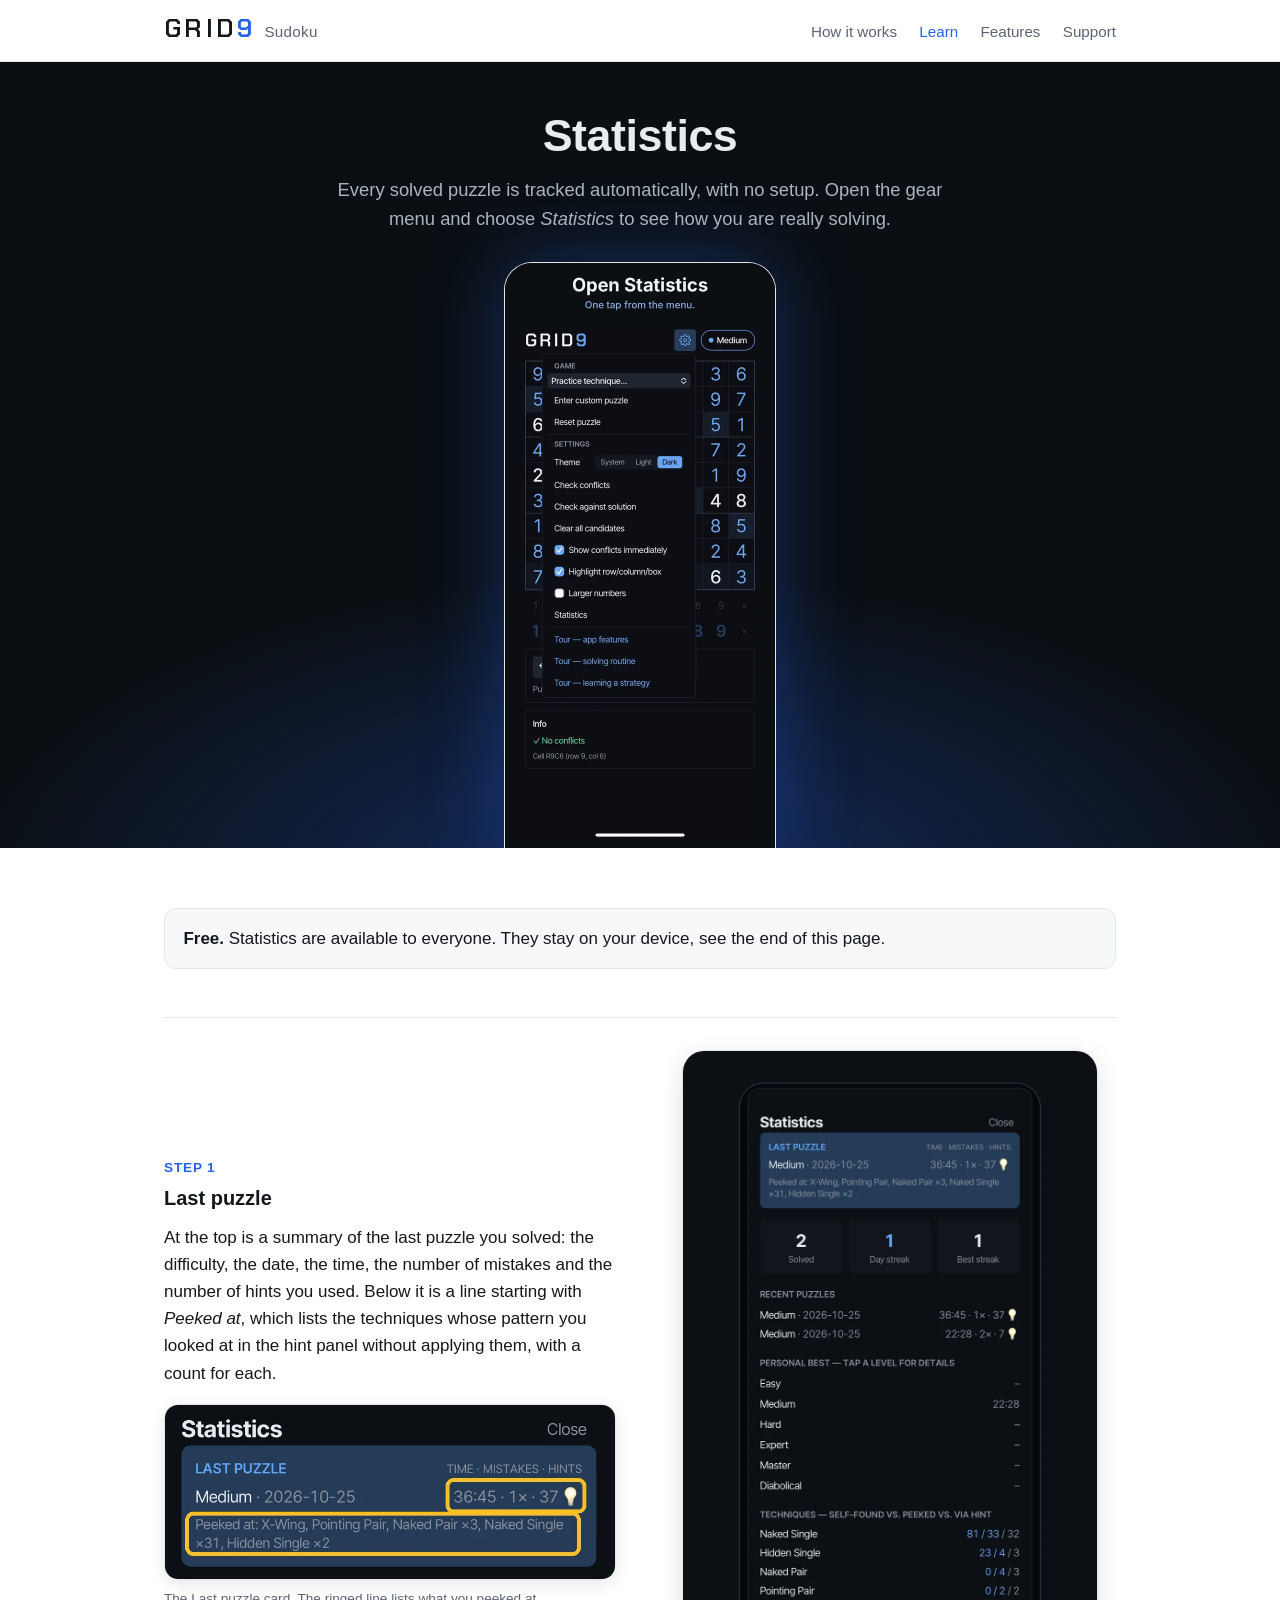
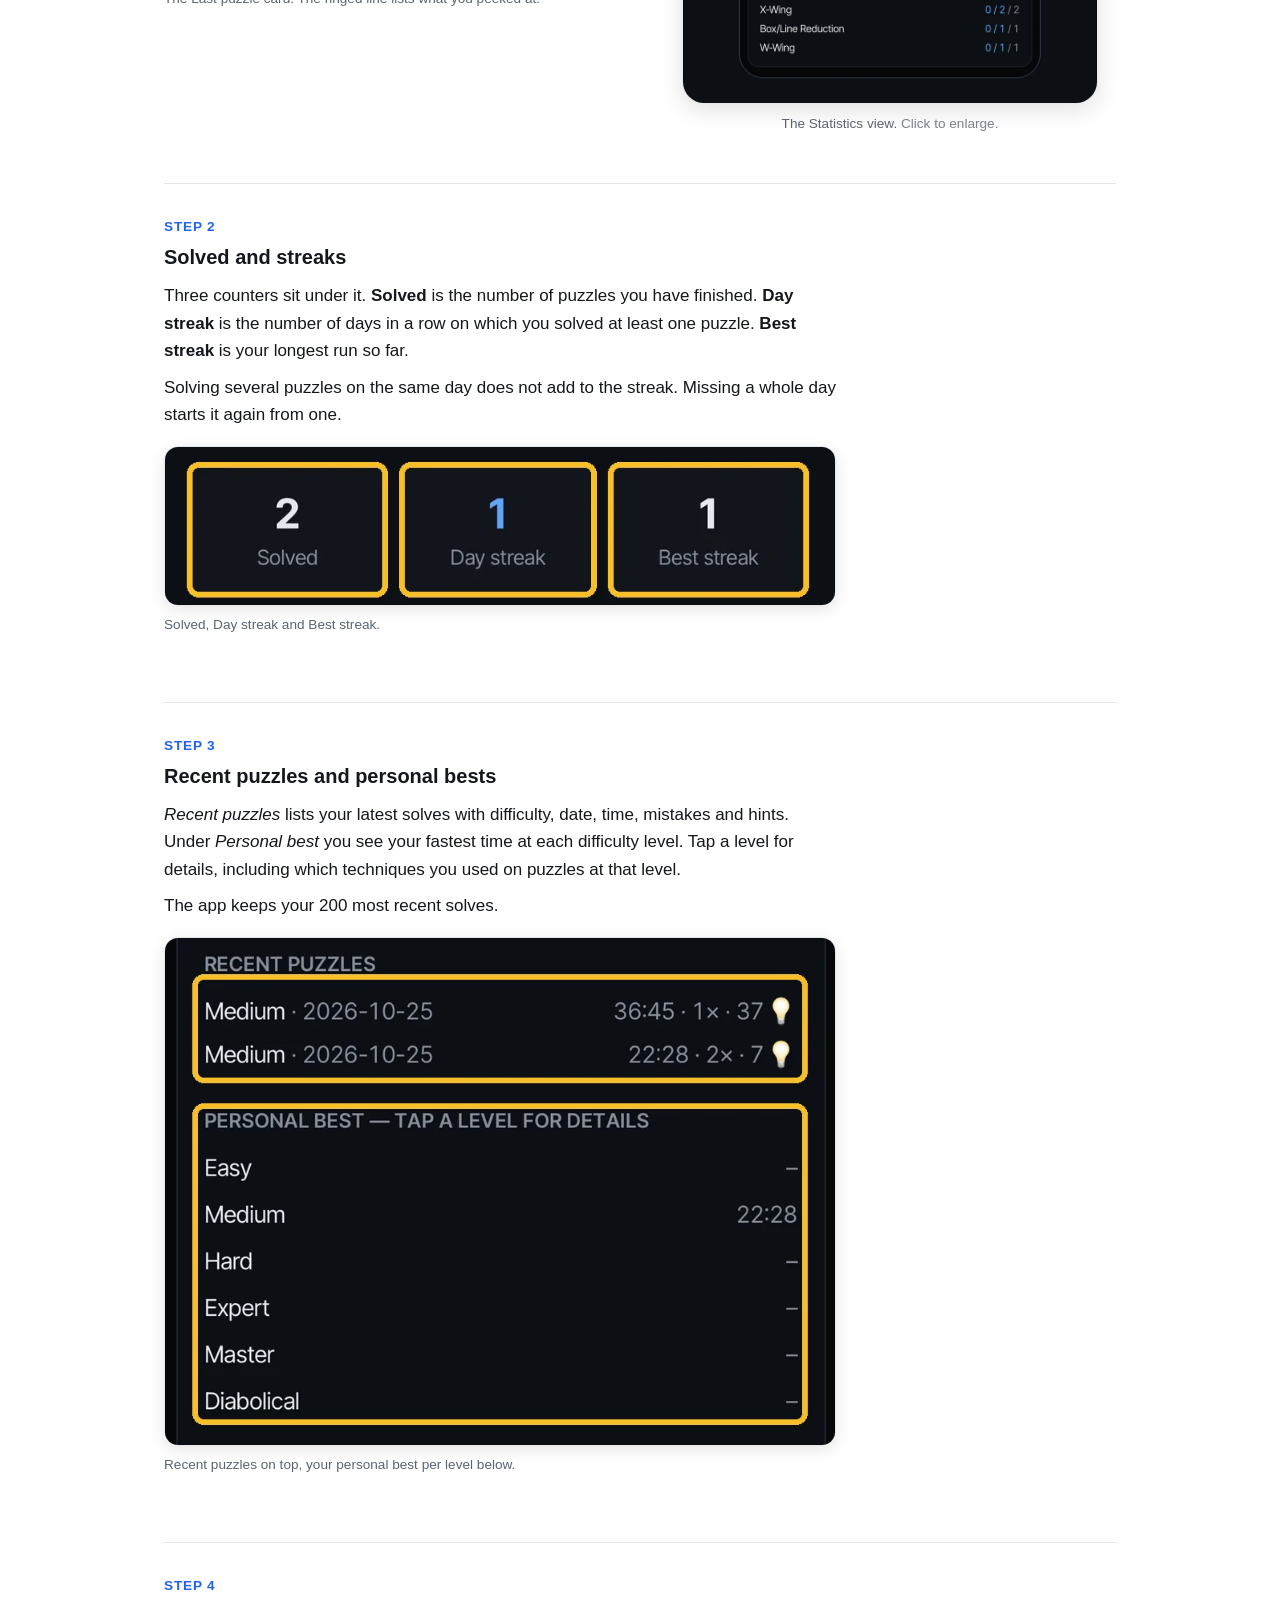
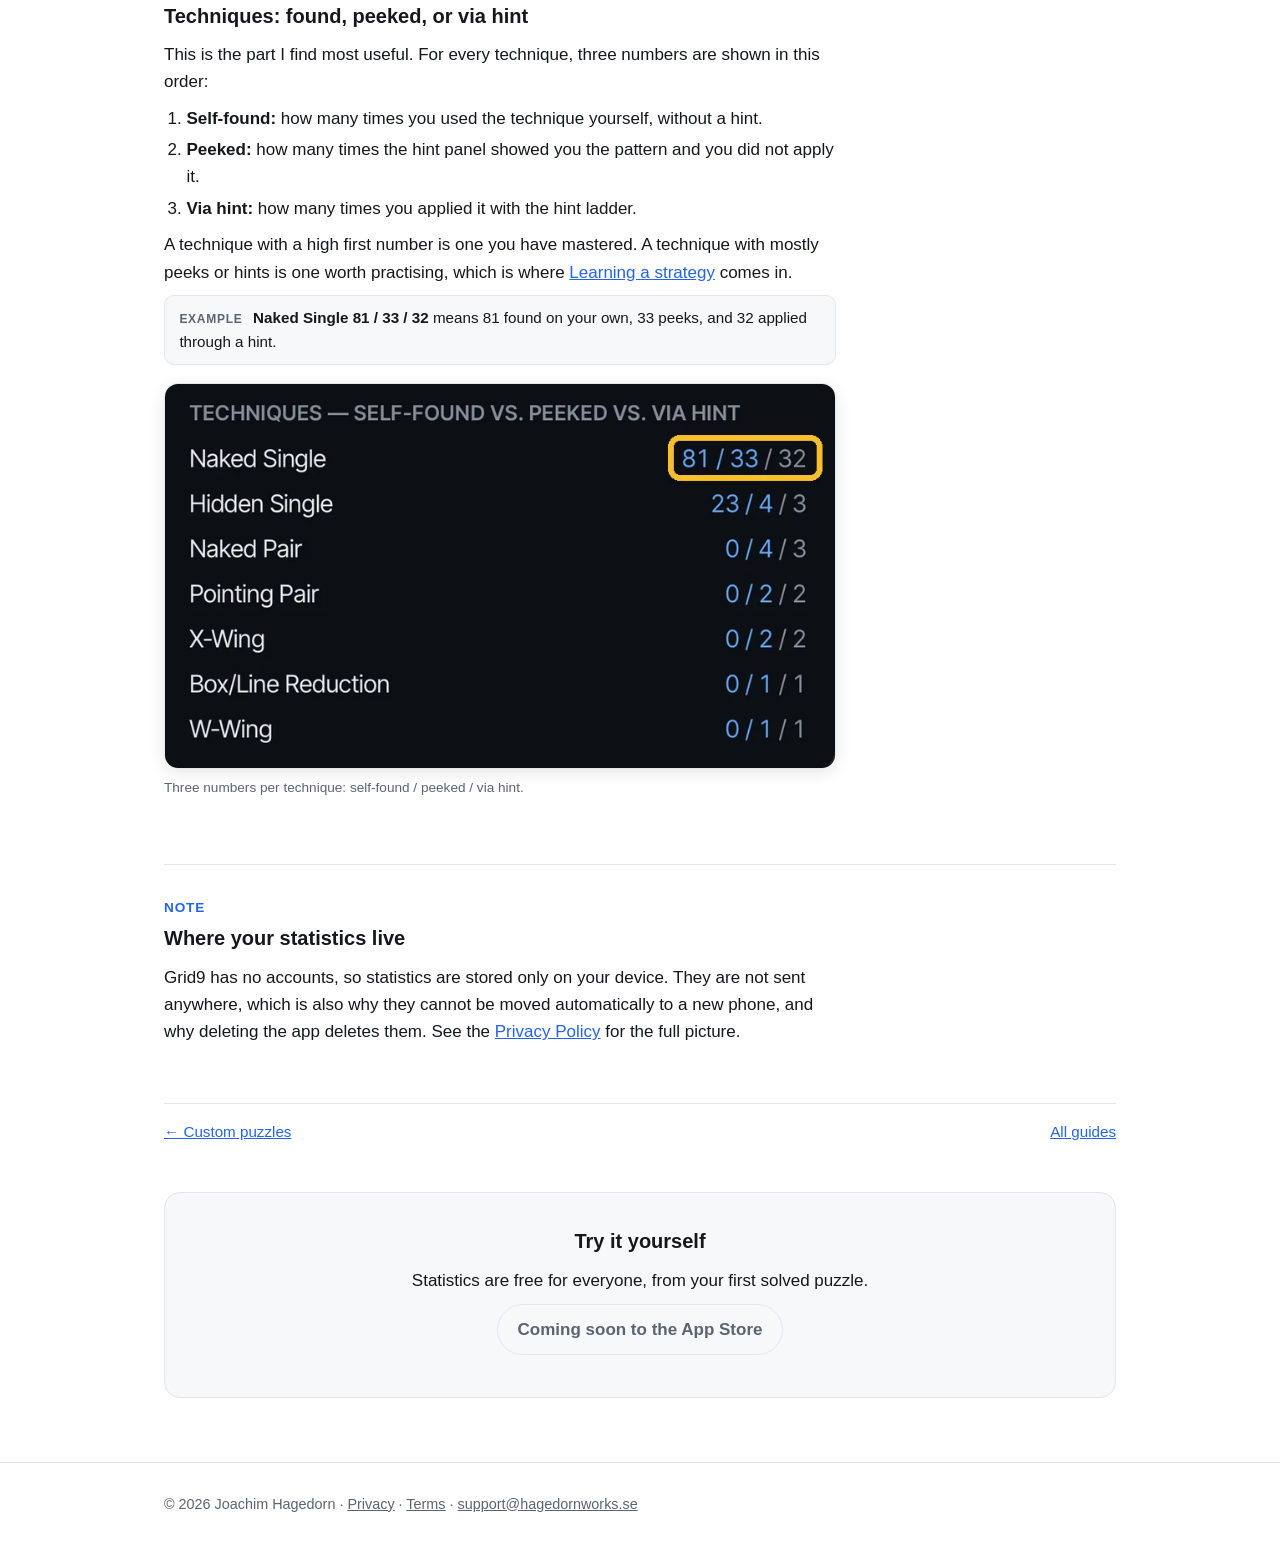
<file: grid9/learn/statistics/index.html>
<!doctype html>
<html lang="en">
<head>
<meta charset="utf-8">
<meta name="viewport" content="width=device-width, initial-scale=1">
<title>Statistics — Grid9 Sudoku</title>
<meta name="description" content="What Grid9 tracks for every solve: time, mistakes, hints, streaks, personal bests and which techniques you found yourself, peeked at, or used via a hint.">
<meta property="og:type" content="website">
<meta property="og:title" content="Statistics — Grid9 Sudoku">
<meta property="og:description" content="What Grid9 tracks for every solve: time, mistakes, hints, streaks, personal bests and which techniques you found yourself, peeked at, or used via a hint.">
<link rel="stylesheet" href="../../../assets/site.css">
</head>
<body class="marketing">
<header class="site">
  <div class="wrap">
    <a class="brand" href="../../" aria-label="Grid9 Sudoku, home"><span class="wm" aria-hidden="true">GRID<b>9</b></span><span class="brand-sub" aria-hidden="true">Sudoku</span></a>
    <nav class="site">
      <a href="../../how-it-works/">How it works</a>
      <a href="../../learn/" aria-current="page">Learn</a>
      <a href="../../features/">Features</a>
      <a href="../../support/">Support</a>
    </nav>
  </div>
</header>
<main>
<section class="dhero dband has-media"><div class="wrap dwrap"><h1>Statistics</h1><p class="dlead">Every solved puzzle is tracked automatically, with no setup. Open the gear menu and choose <em>Statistics</em> to see how you are really solving.</p><div class="dhero-media"><figure class="shot"><video autoplay muted loop playsinline preload="metadata" poster="../../../assets/img/statistics.webp" aria-label="Opening the statistics view and scrolling through it"><source src="../../../assets/video/statistics.mp4" type="video/mp4"></video></figure></div></div></section>
<div class="wrap dafter">
<div class="card">
  <p><strong>Free.</strong> Statistics are available to everyone. They stay on your device, see the end of this page.</p>
</div>

<section class="step">
  <div class="step-text">
    <p class="step-n">Step 1</p>
    <h2>Last puzzle</h2>
    <p>At the top is a summary of the last puzzle you solved: the difficulty, the date, the time, the number of mistakes and the number of hints you used. Below it is a line starting with <em>Peeked at</em>, which lists the techniques whose pattern you looked at in the hint panel without applying them, with a count for each.</p>
    <figure class="detail"><a class="zoom" href="../../../assets/img/d-stats-last.webp" target="_blank" rel="noopener" title="Click to enlarge"><img src="../../../assets/img/d-stats-last.webp" alt="Close-up of the Last puzzle card" loading="lazy"></a><figcaption>The Last puzzle card. The ringed line lists what you peeked at.</figcaption></figure>
    
  </div>
  <figure class="shot"><a class="zoom" href="../../../assets/img/stats-full.webp" target="_blank" rel="noopener" title="Click to enlarge"><img src="../../../assets/img/stats.webp" alt="The Statistics view with last puzzle, solved count, streaks and personal bests" loading="lazy"></a><figcaption>The Statistics view. <span class="zoomhint">Click to enlarge.</span></figcaption></figure>
</section>

<section class="step solo">
  <div class="step-text">
    <p class="step-n">Step 2</p>
    <h2>Solved and streaks</h2>
    <p>Three counters sit under it. <strong>Solved</strong> is the number of puzzles you have finished. <strong>Day streak</strong> is the number of days in a row on which you solved at least one puzzle. <strong>Best streak</strong> is your longest run so far.</p>
<p>Solving several puzzles on the same day does not add to the streak. Missing a whole day starts it again from one.</p>
    <figure class="detail"><a class="zoom" href="../../../assets/img/d-stats-streak.webp" target="_blank" rel="noopener" title="Click to enlarge"><img src="../../../assets/img/d-stats-streak.webp" alt="Close-up of the Solved, Day streak and Best streak counters" loading="lazy"></a><figcaption>Solved, Day streak and Best streak.</figcaption></figure>
    
  </div>
  
</section>

<section class="step solo">
  <div class="step-text">
    <p class="step-n">Step 3</p>
    <h2>Recent puzzles and personal bests</h2>
    <p><em>Recent puzzles</em> lists your latest solves with difficulty, date, time, mistakes and hints. Under <em>Personal best</em> you see your fastest time at each difficulty level. Tap a level for details, including which techniques you used on puzzles at that level.</p>
<p>The app keeps your 200 most recent solves.</p>
    <figure class="detail"><a class="zoom" href="../../../assets/img/d-stats-recent.webp" target="_blank" rel="noopener" title="Click to enlarge"><img src="../../../assets/img/d-stats-recent.webp" alt="Close-up of Recent puzzles and Personal best" loading="lazy"></a><figcaption>Recent puzzles on top, your personal best per level below.</figcaption></figure>
    
  </div>
  
</section>

<section class="step solo">
  <div class="step-text">
    <p class="step-n">Step 4</p>
    <h2>Techniques: found, peeked, or via hint</h2>
    <p>This is the part I find most useful. For every technique, three numbers are shown in this order:</p>
<ol>
<li><strong>Self-found:</strong> how many times you used the technique yourself, without a hint.</li>
<li><strong>Peeked:</strong> how many times the hint panel showed you the pattern and you did not apply it.</li>
<li><strong>Via hint:</strong> how many times you applied it with the hint ladder.</li>
</ol>
<p>A technique with a high first number is one you have mastered. A technique with mostly peeks or hints is one worth practising, which is where <a href="../learning-a-strategy/">Learning a strategy</a> comes in.</p>
<p class="example"><span>Example</span> <b>Naked Single 81 / 33 / 32</b> means 81 found on your own, 33 peeks, and 32 applied through a hint.</p>
    <figure class="detail"><a class="zoom" href="../../../assets/img/d-stats-tech.webp" target="_blank" rel="noopener" title="Click to enlarge"><img src="../../../assets/img/d-stats-tech.webp" alt="Close-up of the Techniques list with three numbers per technique" loading="lazy"></a><figcaption>Three numbers per technique: self-found / peeked / via hint.</figcaption></figure>
    
  </div>
  
</section>

<section class="step solo">
  <div class="step-text">
    <p class="step-n">Note</p>
    <h2>Where your statistics live</h2>
    <p>Grid9 has no accounts, so statistics are stored only on your device. They are not sent anywhere, which is also why they cannot be moved automatically to a new phone, and why deleting the app deletes them. See the <a href="../../privacy/">Privacy Policy</a> for the full picture.</p>
    
    
  </div>
  
</section>

<p class="learn-nav"><a href="../custom-puzzles/">&larr; Custom puzzles</a> <a href="../">All guides</a></p>
<section class="cta">
  <h2>Try it yourself</h2>
  <p>Statistics are free for everyone, from your first solved puzzle.</p>
  <p><span class="btn disabled" aria-disabled="true">Coming soon to the App Store</span></p>
</section>
</div>
</main>
<footer class="site">
  <div class="wrap">
    <p>&copy; 2026 Joachim Hagedorn &middot; <a href="../../privacy/">Privacy</a> &middot; <a href="../../terms/">Terms</a> &middot; <a href="mailto:support@hagedornworks.se">support@hagedornworks.se</a></p>
  </div>
</footer>
</body>
</html>
</file>
<file: assets/site.css>
/* hagedornworks.se — shared stylesheet.
   Deliberately dependency-free: system fonts only, no external requests
   (no Google Fonts, no analytics) so the privacy policy's "no third-party
   tracking" statement is also true of this website. */

:root {
  --bg: #ffffff;
  --fg: #14171c;
  --muted: #5b6472;
  --accent: #2563eb;
  --border: #e3e6eb;
  --card: #f6f8fa;
}

@media (prefers-color-scheme: dark) {
  :root {
    --bg: #0f1217;
    --fg: #e8ebf0;
    --muted: #9aa3b0;
    --accent: #6ea0ff;
    --border: #262c36;
    --card: #171c24;
  }
}

* { box-sizing: border-box; }

html { -webkit-text-size-adjust: 100%; }

body {
  margin: 0;
  background: var(--bg);
  color: var(--fg);
  font-family: -apple-system, BlinkMacSystemFont, "Segoe UI", Roboto, Helvetica, Arial, sans-serif;
  font-size: 17px;
  line-height: 1.6;
}

.wrap {
  max-width: 42rem;
  margin: 0 auto;
  padding: 0 1.25rem;
}

header.site {
  border-bottom: 1px solid var(--border);
  padding: 1rem 0;
}

header.site .wrap {
  display: flex;
  flex-wrap: wrap;
  align-items: baseline;
  justify-content: space-between;
  gap: 0.5rem 1.5rem;
}

@font-face {
  font-family: "Chakra Petch";
  font-style: normal;
  font-weight: 600;
  font-display: swap;
  src: url("fonts/chakra-petch-600.woff2") format("woff2");
}

/* GRID9 wordmark, same as in the app: Chakra Petch 600, wide tracking, blue 9 */
.brand {
  display: inline-flex;
  align-items: baseline;
  gap: 0.55rem;
  color: var(--fg);
  text-decoration: none;
}
.brand .wm {
  font-family: "Chakra Petch", "Inter", system-ui, sans-serif;
  font-weight: 600;
  font-size: 1.6rem;
  letter-spacing: 0.13em;
  line-height: 1;
}
.brand .wm b { color: var(--accent); font-weight: 600; }
.brand .brand-sub { color: var(--muted); font-size: 0.95rem; font-weight: 500; letter-spacing: 0.02em; }

nav.site a {
  margin-right: 1.1rem;
  color: var(--muted);
  text-decoration: none;
  font-size: 0.95rem;
}

nav.site a:last-child { margin-right: 0; }
nav.site a:hover, nav.site a[aria-current="page"] { color: var(--accent); }

main { padding: 2rem 0 3rem; }

h1 { font-size: 1.9rem; line-height: 1.25; margin: 0 0 0.25rem; }
h2 { font-size: 1.25rem; margin: 2.2rem 0 0.4rem; }
h3 { font-size: 1.05rem; margin: 1.5rem 0 0.3rem; }

p, ul, ol { margin: 0.6rem 0; }
ul, ol { padding-left: 1.4rem; }
li { margin: 0.25rem 0; }

a { color: var(--accent); }

.meta { color: var(--muted); font-size: 0.92rem; margin-bottom: 1.5rem; }

.card {
  background: var(--card);
  border: 1px solid var(--border);
  border-radius: 12px;
  padding: 1rem 1.15rem;
  margin: 1.2rem 0;
}

.card p:first-child { margin-top: 0; }
.card p:last-child { margin-bottom: 0; }

table {
  width: 100%;
  border-collapse: collapse;
  margin: 0.8rem 0;
  font-size: 0.97rem;
}

th, td {
  text-align: left;
  vertical-align: top;
  padding: 0.55rem 0.7rem;
  border-bottom: 1px solid var(--border);
}

th { color: var(--muted); font-weight: 600; font-size: 0.88rem; }

footer.site {
  border-top: 1px solid var(--border);
  padding: 1.25rem 0 2rem;
  color: var(--muted);
  font-size: 0.9rem;
}

footer.site a { color: var(--muted); }

/* ---------------------------------------------------------------- marketing
   Used by body.marketing pages (landing, how it works, features). The legal
   pages keep the narrow reading column above. */

body.marketing .wrap { max-width: 62rem; }

body.marketing main { padding-top: 2.5rem; }

.lead { font-size: 1.15rem; color: var(--muted); max-width: 40rem; }

.fine { color: var(--muted); font-size: 0.88rem; }

em { font-style: italic; }

.btn {
  display: inline-block;
  padding: 0.7rem 1.2rem;
  border-radius: 999px;
  background: var(--accent);
  color: #fff;
  font-weight: 600;
  text-decoration: none;
}

.btn.disabled {
  background: var(--card);
  color: var(--muted);
  border: 1px solid var(--border);
  cursor: default;
}

/* hero */
.hero {
  display: grid;
  gap: 2rem;
  align-items: center;
  margin-bottom: 3rem;
}

.hero h1 { font-size: 2.1rem; line-height: 1.15; margin-bottom: 1rem; }
.hero h1 em { color: var(--accent); font-style: normal; }

/* generic card grid */
.grid3 {
  display: grid;
  gap: 1rem;
  grid-template-columns: 1fr;
  margin: 1rem 0 2rem;
}

.grid3 .card { margin: 0; }
.grid3 .card h3 { margin-top: 0; }

/* text + picture rows */
.split, .step {
  display: grid;
  gap: 1.5rem;
  align-items: center;
  margin: 3rem 0;
}

.step {
  padding-top: 2rem;
  border-top: 1px solid var(--border);
}

.step-n {
  margin: 0;
  color: var(--accent);
  font-weight: 700;
  font-size: 0.85rem;
  letter-spacing: 0.06em;
  text-transform: uppercase;
}

.step h2, .split h2 { margin-top: 0.2rem; }

.note {
  background: var(--card);
  border-left: 3px solid var(--accent);
  padding: 0.6rem 0.9rem;
  border-radius: 0 8px 8px 0;
  font-size: 0.95rem;
}

.example {
  background: var(--card);
  border: 1px solid var(--border);
  border-radius: 10px;
  padding: 0.6rem 0.9rem;
  font-size: 0.95rem;
}

.example span {
  color: var(--muted);
  font-size: 0.75rem;
  font-weight: 700;
  letter-spacing: 0.06em;
  text-transform: uppercase;
  margin-right: 0.4rem;
}

/* screenshots and loops: phone proportions, never wider than their column */
figure.shot { margin: 0; text-align: center; }

figure.shot img,
figure.shot video {
  display: block;
  margin: 0 auto;
  width: 100%;
  max-width: 24rem;
  height: auto;
  border-radius: 22px;
  border: 1px solid var(--border);
  box-shadow: 0 6px 24px rgba(0, 0, 0, 0.12);
}

figure.shot figcaption { color: var(--muted); font-size: 0.85rem; margin-top: 0.6rem; }

/* visible placeholder until the real media exists */
figure.shot.ph .ph-inner {
  margin: 0 auto;
  width: 100%;
  max-width: 18rem;
  aspect-ratio: 9 / 19.5;
  max-height: 32rem;
  border-radius: 22px;
  border: 2px dashed var(--border);
  background: var(--card);
  color: var(--muted);
  display: flex;
  flex-direction: column;
  align-items: center;
  justify-content: center;
  gap: 0.35rem;
  padding: 1.5rem;
  text-align: center;
}

figure.shot.ph .ph-inner span { font-size: 0.75rem; letter-spacing: 0.06em; text-transform: uppercase; }
figure.shot.ph .ph-inner b { color: var(--fg); font-size: 1rem; }
figure.shot.ph .ph-inner small { font-size: 0.82rem; }

/* comparison table */
table.compare td { text-align: center; width: 6.5rem; font-size: 1.1rem; }
table.compare thead th:not(:first-child) { text-align: center; }
table.compare tbody th { color: var(--fg); font-weight: 500; font-size: 0.97rem; }

/* closing call-to-action */
.cta {
  text-align: center;
  background: var(--card);
  border: 1px solid var(--border);
  border-radius: 16px;
  padding: 2rem 1.25rem;
  margin: 3rem 0 1rem;
}

.cta h2 { margin-top: 0; }
.cta p { margin-left: auto; margin-right: auto; max-width: 36rem; }

@media (min-width: 760px) {
  .hero { grid-template-columns: 1.15fr 0.85fr; gap: 3rem; }
  .hero h1 { font-size: 2.7rem; }
  .grid3 { grid-template-columns: repeat(3, 1fr); }
  .split, .step { grid-template-columns: 1fr 1fr; gap: 3rem; }
  .step:nth-of-type(even) .step-text { order: 2; }
}

@media (prefers-reduced-motion: reduce) {
  figure.shot video { animation: none; }
}

/* ---------------------------------------------------------------- learn / guides */
.pill {
  display: inline-block;
  margin-left: 0.4rem;
  padding: 0.05rem 0.5rem;
  border-radius: 999px;
  border: 1px solid var(--accent);
  color: var(--accent);
  font-size: 0.7rem;
  font-weight: 700;
  letter-spacing: 0.06em;
  text-transform: uppercase;
  vertical-align: middle;
}

.hero-media { margin: 1.5rem 0 1rem; }

/* a step without a picture stays in a readable column */
.step.solo { grid-template-columns: 1fr; }
.step.solo .step-text { max-width: 42rem; }

.guides .guide {
  display: block;
  text-decoration: none;
  color: var(--fg);
}
.guides .guide:hover { border-color: var(--accent); }
.guides .guide h3 { margin-top: 0.2rem; }
.guides .guide .step-n { margin-bottom: 0.2rem; }

.learn-nav {
  display: flex;
  flex-wrap: wrap;
  justify-content: space-between;
  gap: 0.5rem 1.5rem;
  margin: 3rem 0 0;
  padding-top: 1rem;
  border-top: 1px solid var(--border);
  font-size: 0.95rem;
}

/* little candidate-cell illustrations (always dark, like the app) */
.cellrow {
  display: flex;
  flex-wrap: wrap;
  align-items: center;
  gap: 0.8rem;
  margin: 1rem 0;
}
.cellfig { display: inline-flex; flex-direction: column; align-items: center; gap: 0.4rem; text-align: center; }
.cellfig small { color: var(--muted); font-size: 0.78rem; line-height: 1.3; }
.cellrow .arrow, .ladder .arrow { color: var(--muted); }

.tcell {
  display: grid;
  grid-template-columns: repeat(3, 1fr);
  width: 5.6rem;
  height: 5.6rem;
  padding: 0.25rem;
  border-radius: 10px;
  background: #11151c;
  border: 1px solid #2a313c;
}
.tcell.snyder { background: #2a2113; border-color: #b7791f; }
.tcell i { font-style: normal; display: flex; align-items: center; justify-content: center; font-size: 0.8rem; font-weight: 600; }
.tcell i.snyder { color: #fbbf24; }
.tcell i.auto { color: #9aa3b0; }

/* the hint ladder as a row of rungs */
.ladder {
  display: flex;
  flex-wrap: wrap;
  align-items: center;
  gap: 0.35rem;
  margin: 0.9rem 0;
}
.rung {
  display: inline-block;
  padding: 0.2rem 0.6rem;
  border: 1px solid var(--border);
  border-radius: 8px;
  font-size: 0.85rem;
  font-weight: 600;
  color: var(--fg);
  background: var(--card);
}
.rung.on { border-color: var(--accent); color: var(--accent); }
.rung.apply { background: var(--accent); border-color: var(--accent); color: #fff; }

/* the solving loop */
ol.flow {
  list-style: none;
  padding: 0;
  margin: 0.9rem 0;
  display: flex;
  flex-wrap: wrap;
  gap: 0.35rem 0.4rem;
  counter-reset: flow;
}
ol.flow li {
  margin: 0;
  padding: 0.2rem 0.7rem;
  border: 1px solid var(--border);
  border-radius: 999px;
  background: var(--card);
  font-size: 0.88rem;
  font-weight: 600;
  text-transform: uppercase;
  letter-spacing: 0.03em;
}
ol.flow li:not(:last-child)::after { content: "\2192"; margin-left: 0.55rem; color: var(--muted); }
ol.flow li:last-child { border-color: var(--accent); color: var(--accent); }

@media (min-width: 760px) {
  .hero-media figure.shot video { max-width: 16rem; }
}

/* close-ups inside the step text, and click-to-enlarge links */
a.zoom { display: block; cursor: zoom-in; }
figure.detail { margin: 1.1rem 0; }
figure.detail img {
  display: block;
  width: 100%;
  height: auto;
  border-radius: 14px;
  border: 1px solid var(--border);
  box-shadow: 0 4px 16px rgba(0, 0, 0, 0.1);
}
figure.detail figcaption { color: var(--muted); font-size: 0.85rem; margin-top: 0.5rem; }
.zoomhint { opacity: 0.8; }
@media (min-width: 900px) {
  figure.shot img, figure.shot video { max-width: 26rem; }
  .hero-media figure.shot video { max-width: 16rem; }
}


/* ---------------------------------------------------------------- DRAFT landing */
body.marketing main:has(.dhero) { padding-top: 0; }
.dwrap { max-width: 62rem; }
.dcenter { text-align: center; }
.dsec { padding: 3.5rem 0; }
.dsec h2 { font-size: 1.9rem; line-height: 1.2; margin: 0 0 0.8rem; }
.dlead { font-size: 1.15rem; color: var(--muted); max-width: 40rem; }
.dlead.dcenter { margin: 0 auto 2rem; }
.dkicker { font-family: "Chakra Petch", system-ui, sans-serif; letter-spacing: 0.14em; text-transform: uppercase; font-size: 0.8rem; font-weight: 600; color: var(--accent); margin: 0 0 0.8rem; }

/* hero: always dark, like the app */
.dhero {
  background: radial-gradient(60rem 28rem at 50% 105%, rgba(37, 99, 235, 0.35), transparent 70%), #0b0f14;
  color: #e8ebf0;
  text-align: center;
  padding: 4rem 0 0;
  overflow: hidden;
}
.dhero h1 { font-size: 2.3rem; line-height: 1.12; margin: 0 0 1.1rem; letter-spacing: -0.01em; }
.dhero h1 em { color: #6ea0ff; font-style: normal; }
.dhero h1 br { display: none; }
.dhero .dkicker { color: #6ea0ff; }
.dhero .dlead { color: #aab3c0; margin: 0 auto 1.6rem; }
.dhero .btn.disabled { background: rgba(255, 255, 255, 0.08); border-color: rgba(255, 255, 255, 0.18); color: #e8ebf0; }
.dfine { color: #8791a0; font-size: 0.88rem; margin: 0.9rem 0 0; }
.dsec .dfine, .dfinal .dfine { color: var(--muted); }
.dhero-media { margin-top: 2.5rem; }
.dhero-media figure.shot video {
  max-width: 17rem;
  border-radius: 28px 28px 0 0;
  border-bottom: 0;
  box-shadow: 0 0 80px rgba(37, 99, 235, 0.35);
}

.dcards .card { background: var(--card); border: 0; border-radius: 18px; padding: 1.4rem; }

/* tabs */
.dpills { display: flex; flex-wrap: wrap; justify-content: center; gap: 0.5rem; margin: 0 0 2rem; }
.dpills button {
  font: inherit; font-size: 0.95rem; font-weight: 600; cursor: pointer;
  padding: 0.5rem 1.05rem; border-radius: 999px;
  background: var(--card); color: var(--fg); border: 1px solid var(--border);
}
.dpills button[aria-selected="true"] { background: var(--accent); border-color: var(--accent); color: #fff; }
.dpanel { display: grid; gap: 1.5rem; align-items: center; justify-items: center; margin-bottom: 2.5rem; }
.dpanel[hidden] { display: none; }
.dpanel-text h3 { font-size: 1.45rem; margin: 0 0 0.5rem; }
.dpanel-text p { color: var(--muted); margin: 0; }
.dphone { display: block; width: 100%; max-width: 22rem; height: auto; border-radius: 22px; border: 1px solid var(--border); box-shadow: 0 10px 40px rgba(0, 0, 0, 0.18); }
html:not(.js) .dpanel[data-later] { display: grid; }

.dpair { display: grid; gap: 1.5rem; justify-items: center; }
.dpair img { display: block; width: 100%; max-width: 19rem; height: auto; border-radius: 22px; border: 1px solid var(--border); box-shadow: 0 8px 30px rgba(0, 0, 0, 0.14); }
.dpair figure { margin: 0; text-align: center; }
.dpair figcaption { color: var(--muted); font-size: 0.88rem; margin-top: 0.6rem; }

.dguides { display: grid; gap: 0.9rem; }
.dguide { display: flex; flex-direction: column; gap: 0.25rem; padding: 1.1rem 1.2rem; border-radius: 16px; background: var(--card); color: var(--fg); text-decoration: none; }
.dguide:hover { outline: 2px solid var(--accent); }
.dguide span:last-child { color: var(--muted); font-size: 0.93rem; }

.dstory { max-width: 38rem; margin: 0 auto; text-align: center; padding: 2rem 1.5rem; border-radius: 20px; background: var(--card); }
.dfinal { text-align: center; padding-bottom: 5rem; }

@media (min-width: 760px) {
  .dhero { padding-top: 5.5rem; }
  .dhero h1 { font-size: 3.4rem; }
  .dhero h1 br { display: inline; }
  .dpanel { grid-template-columns: 1fr 1fr; gap: 3rem; justify-items: stretch; }
  .dpanel .zoom { justify-self: center; }
  .dpair { grid-template-columns: 1fr 1fr; }
  .dguides { grid-template-columns: repeat(3, 1fr); }
}

/* page-title band on the marketing sub-pages (same look as the landing hero) */
.dband { padding: 3rem 0 3rem; }
.dband.has-media { padding-bottom: 0; }
.dband h1 { font-size: 2.1rem; margin-bottom: 0.9rem; }
.dband .dlead { margin-bottom: 0; }
.dband.has-media .dlead { margin-bottom: 1.6rem; }
.dband .dhero-media { margin-top: 1.8rem; }
.dafter { padding-top: 2.5rem; }
@media (min-width: 760px) {
  .dband h1 { font-size: 2.8rem; }
}

/* story page */
.story { max-width: 40rem; margin: 0 auto; }
.story h2 { font-size: 1.35rem; margin: 2.2rem 0 0.6rem; }
.story h2:first-child { margin-top: 0; }
.story p { font-size: 1.05rem; line-height: 1.7; }
.story .signoff { font-weight: 600; margin-top: 1.5rem; }
.story .hook { font-size: 1.25rem; line-height: 1.6; font-weight: 500; }

/* site root: company page */
.brand.plain { font-weight: 700; font-size: 1.15rem; letter-spacing: 0.02em; }
.dapp {
  display: grid; gap: 1.5rem; align-items: center;
  padding: 1.75rem 1.5rem 0; overflow: hidden;
  border-radius: 24px; text-decoration: none; color: #e8ebf0;
  background: radial-gradient(40rem 22rem at 80% 100%, rgba(37, 99, 235, 0.35), transparent 70%), #0b0f14;
}
.dapp:hover { outline: 2px solid var(--accent); }
.dapp-text { padding-bottom: 1.5rem; }
.dapp .dwm { color: #e8ebf0; font-family: "Chakra Petch", system-ui, sans-serif; font-weight: 600; font-size: 1.6rem; letter-spacing: 0.13em; margin: 0 0 0.8rem; line-height: 1; }
.dapp .dwm b { color: #6ea0ff; font-weight: 600; }
.dapp h2 { font-size: 1.7rem; line-height: 1.2; margin: 0 0 0.8rem; color: #fff; }
.dapp h2 em { color: #6ea0ff; font-style: normal; }
.dapp p { color: #aab3c0; margin: 0 0 1rem; }
.dapp p.dwm { color: #e8ebf0; }
.dapp .btn { color: #fff; }
.dapp .dfine { color: #8791a0; }
.dapp-img { display: block; width: 100%; max-width: 20rem; justify-self: center; height: auto; border-radius: 22px 22px 0 0; border: 1px solid rgba(255, 255, 255, 0.12); border-bottom: 0; }
@media (min-width: 760px) {
  .dapp { grid-template-columns: 1.1fr 0.9fr; gap: 3rem; padding: 2.5rem 3rem 0; }
  .dapp h2 { font-size: 2rem; }
}
</file>
